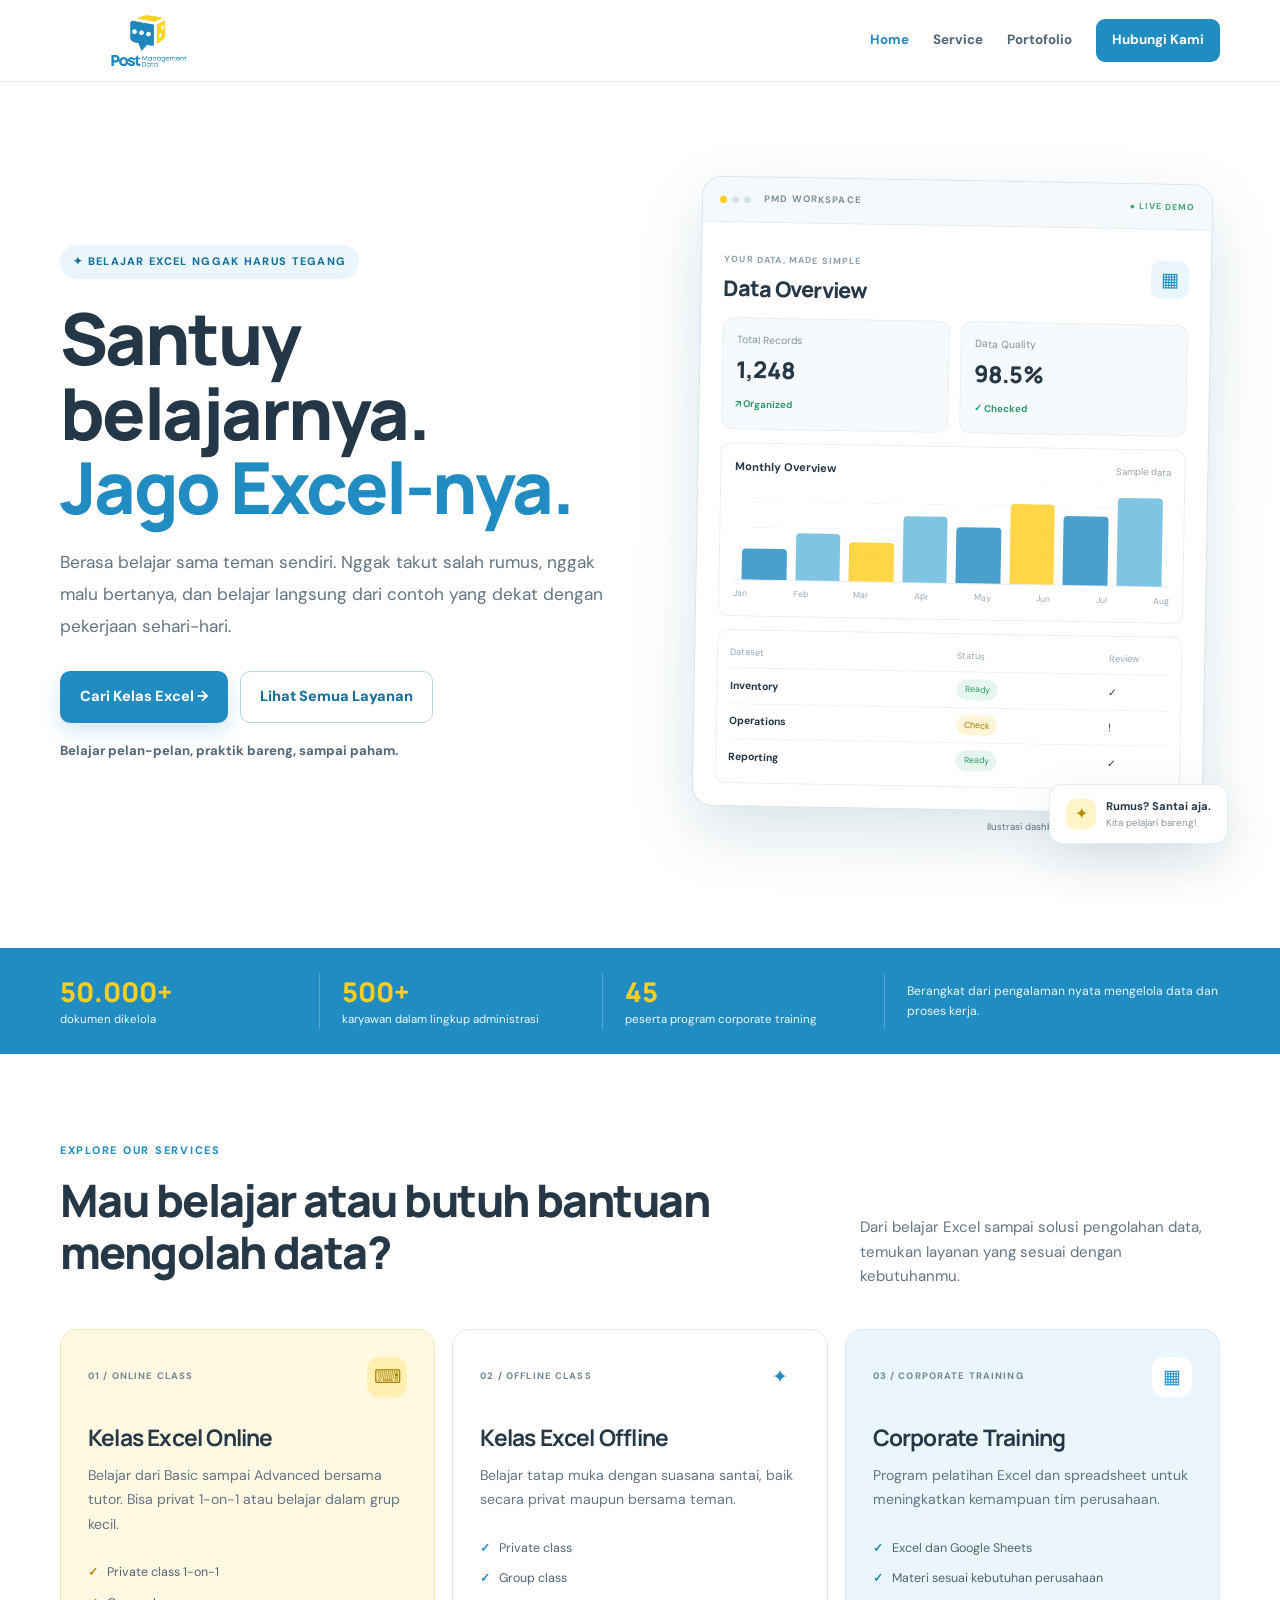
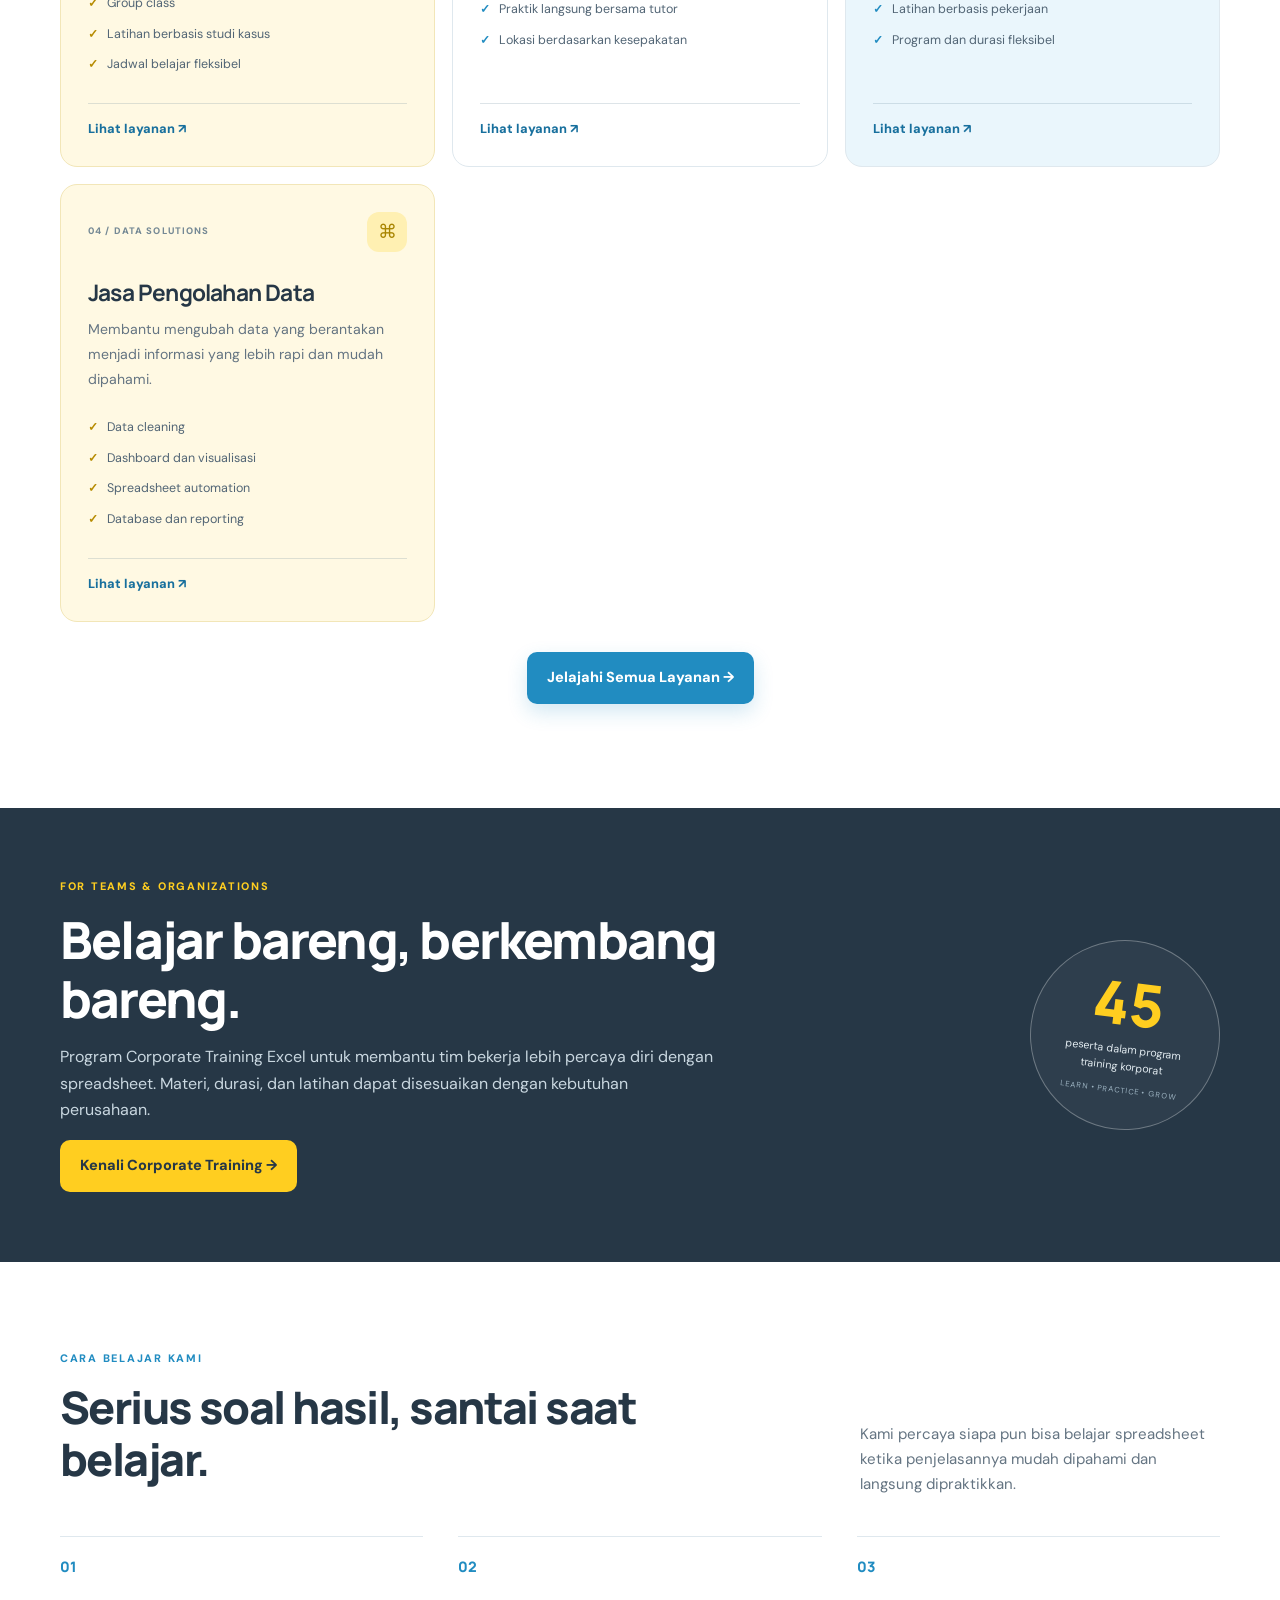
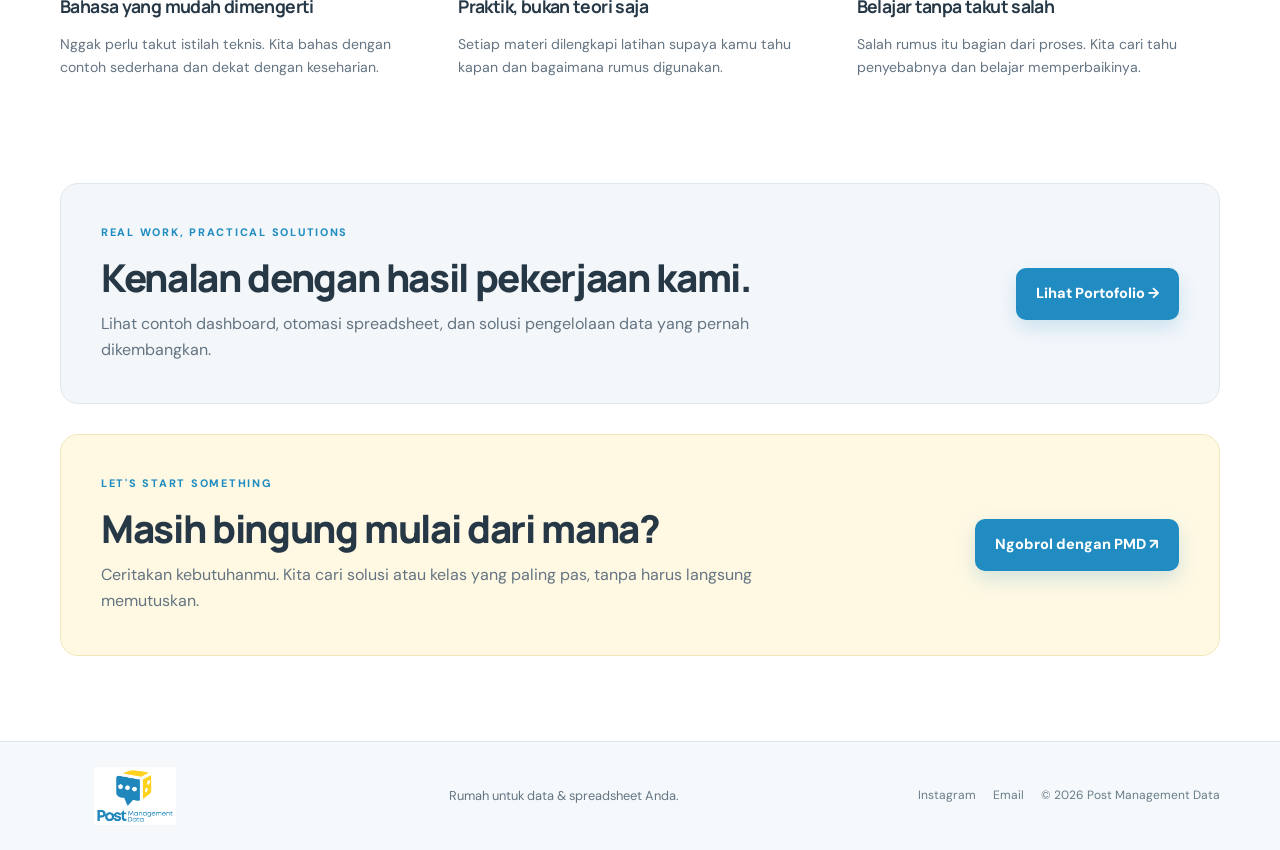
<file: index.html>
<!DOCTYPE html>
<html lang="id">
<head>
  <meta charset="UTF-8">
  <meta name="viewport" content="width=device-width, initial-scale=1.0">
  <meta name="theme-color" content="#218CC1">
  <meta name="description" content="Post Management Data: kelas Excel online dan offline, corporate training, serta jasa pengolahan data. Belajar santai, tanpa takut salah rumus.">
  <title>Post Management Data | Santuy Belajarnya, Jago Excel-nya</title>
  <link rel="icon" type="image/png" href="assets/img/logo-pmd.png">
  <link rel="stylesheet" href="assets/css/style.css">
  <script src="assets/js/main.js" defer></script>
</head>

<body>

<header class="site-header">
  <a class="brand brand-image" href="index.html" aria-label="Post Management Data Home">
    <img src="assets/img/logo-pmd.png" alt="Logo Post Management Data">
  </a>

  <button class="menu-toggle" aria-label="Buka menu" aria-expanded="false">☰</button>

  <nav class="site-nav">
    <a class="active" href="index.html">Home</a>
    <a href="services.html">Service</a>
    <a href="portfolio.html">Portofolio</a>
    <a class="nav-cta" href="contact.html">Hubungi Kami</a>
  </nav>
</header>

<main>

<!-- HERO -->
<section class="hero-home section-wrap">

  <div class="hero-copy-home">
    <span class="pill-blue">✦ BELAJAR EXCEL NGGAK HARUS TEGANG</span>

    <h1>
      Santuy belajarnya.<br>
      <span>Jago Excel-nya.</span>
    </h1>

    <p class="hero-subtitle">
      Berasa belajar sama teman sendiri. Nggak takut salah rumus,
      nggak malu bertanya, dan belajar langsung dari contoh yang
      dekat dengan pekerjaan sehari-hari.
    </p>

    <div class="button-row">
      <a class="button button-primary" href="services.html">
        Cari Kelas Excel →
      </a>

      <a class="button button-outline" href="services.html">
        Lihat Semua Layanan
      </a>
    </div>

    <p class="hero-note">
      Belajar pelan-pelan, praktik bareng, sampai paham.
    </p>
  </div>

  <!-- DASHBOARD HERO VISUAL -->
  <div class="hero-dashboard">
    <div class="dashboard-window">

      <div class="window-bar">
        <div class="window-dots">
          <i></i><i></i><i></i>
        </div>
        <span>PMD WORKSPACE</span>
        <span class="window-status">● LIVE DEMO</span>
      </div>

      <div class="dashboard-body">

        <div class="dash-heading">
          <div>
            <small>YOUR DATA, MADE SIMPLE</small>
            <h2>Data Overview</h2>
          </div>
          <span class="dash-icon">▦</span>
        </div>

        <div class="dash-kpis">
          <div class="dash-kpi">
            <small>Total Records</small>
            <strong>1,248</strong>
            <em>↗ Organized</em>
          </div>

          <div class="dash-kpi">
            <small>Data Quality</small>
            <strong>98.5%</strong>
            <em>✓ Checked</em>
          </div>
        </div>

        <div class="dash-chart">
          <div class="chart-title">
            <strong>Monthly Overview</strong>
            <span>Sample data</span>
          </div>

          <div class="chart-bars">
            <i style="height:34%"></i>
            <i style="height:52%"></i>
            <i style="height:43%"></i>
            <i style="height:72%"></i>
            <i style="height:61%"></i>
            <i style="height:88%"></i>
            <i style="height:76%"></i>
            <i style="height:96%"></i>
          </div>

          <div class="chart-months">
            <span>Jan</span><span>Feb</span><span>Mar</span>
            <span>Apr</span><span>May</span><span>Jun</span>
            <span>Jul</span><span>Aug</span>
          </div>
        </div>

        <div class="dash-table">
          <div>
            <span>Dataset</span>
            <span>Status</span>
            <span>Review</span>
          </div>

          <div>
            <b>Inventory</b>
            <label class="status-ready">Ready</label>
            <span>✓</span>
          </div>

          <div>
            <b>Operations</b>
            <label class="status-check">Check</label>
            <span>!</span>
          </div>

          <div>
            <b>Reporting</b>
            <label class="status-ready">Ready</label>
            <span>✓</span>
          </div>
        </div>

      </div>
    </div>

    <div class="floating-note">
      <span>✦</span>
      <div>
        <b>Rumus? Santai aja.</b>
        <small>Kita pelajari bareng!</small>
      </div>
    </div>

    <p class="dashboard-caption">
      Ilustrasi dashboard menggunakan data contoh.
    </p>
  </div>

</section>

<!-- EXPERIENCE / TRUST -->
<section class="proof-ribbon">
  <div class="section-wrap proof-grid">

    <div>
      <strong>50.000+</strong>
      <span>dokumen dikelola</span>
    </div>

    <div>
      <strong>500+</strong>
      <span>karyawan dalam lingkup administrasi</span>
    </div>

    <div>
      <strong>45</strong>
      <span>peserta program corporate training</span>
    </div>

    <p>
      Berangkat dari pengalaman nyata mengelola data dan proses kerja.
    </p>

  </div>
</section>

<!-- SERVICES PREVIEW -->
<section class="section-wrap section-pad services-home">

  <div class="section-heading-home">
    <div>
      <span class="section-kicker">EXPLORE OUR SERVICES</span>
      <h2>Mau belajar atau butuh bantuan mengolah data?</h2>
    </div>

    <p>
      Dari belajar Excel sampai solusi pengolahan data,
      temukan layanan yang sesuai dengan kebutuhanmu.
    </p>
  </div>

  <div class="service-home-grid">

    <!-- ONLINE CLASS -->
    <article class="service-home-card service-yellow">

      <div class="service-card-top">
        <span class="service-number">01 / ONLINE CLASS</span>
        <span class="service-symbol">⌨</span>
      </div>

      <h3>Kelas Excel Online</h3>

      <p>
        Belajar dari Basic sampai Advanced bersama tutor.
        Bisa privat 1-on-1 atau belajar dalam grup kecil.
      </p>

      <ul>
        <li>Private class 1-on-1</li>
        <li>Group class</li>
        <li>Latihan berbasis studi kasus</li>
        <li>Jadwal belajar fleksibel</li>
      </ul>

      <a href="services.html#kelas-online" class="service-arrow">
        Lihat layanan ↗
      </a>

    </article>

    <!-- OFFLINE CLASS -->
    <article class="service-home-card service-white">

      <div class="service-card-top">
        <span class="service-number">02 / OFFLINE CLASS</span>
        <span class="service-symbol">✦</span>
      </div>

      <h3>Kelas Excel Offline</h3>

      <p>
        Belajar tatap muka dengan suasana santai,
        baik secara privat maupun bersama teman.
      </p>

      <ul>
        <li>Private class</li>
        <li>Group class</li>
        <li>Praktik langsung bersama tutor</li>
        <li>Lokasi berdasarkan kesepakatan</li>
      </ul>

      <a href="services.html#kelas-offline" class="service-arrow">
        Lihat layanan ↗
      </a>

    </article>

    <!-- CORPORATE TRAINING -->
    <article class="service-home-card service-blue">

      <div class="service-card-top">
        <span class="service-number">03 / CORPORATE TRAINING</span>
        <span class="service-symbol">▦</span>
      </div>

      <h3>Corporate Training</h3>

      <p>
        Program pelatihan Excel dan spreadsheet
        untuk meningkatkan kemampuan tim perusahaan.
      </p>

      <ul>
        <li>Excel dan Google Sheets</li>
        <li>Materi sesuai kebutuhan perusahaan</li>
        <li>Latihan berbasis pekerjaan</li>
        <li>Program dan durasi fleksibel</li>
      </ul>

      <a href="services.html#corporate-training" class="service-arrow">
        Lihat layanan ↗
      </a>

    </article>

    <!-- DATA SERVICE -->
    <article class="service-home-card service-yellow">

      <div class="service-card-top">
        <span class="service-number">04 / DATA SOLUTIONS</span>
        <span class="service-symbol">⌘</span>
      </div>

      <h3>Jasa Pengolahan Data</h3>

      <p>
        Membantu mengubah data yang berantakan
        menjadi informasi yang lebih rapi dan mudah dipahami.
      </p>

      <ul>
        <li>Data cleaning</li>
        <li>Dashboard dan visualisasi</li>
        <li>Spreadsheet automation</li>
        <li>Database dan reporting</li>
      </ul>

      <a href="services.html#data-service" class="service-arrow">
        Lihat layanan ↗
      </a>

    </article>

  </div>

  <div class="button-row" style="justify-content:center;margin-top:30px">
    <a href="services.html" class="button button-primary">
      Jelajahi Semua Layanan →
    </a>
  </div>

</section>

<!-- CORPORATE TRAINING HIGHLIGHT -->
<section class="corporate-band" id="corporate-training">

  <div class="section-wrap corporate-inner">

    <div>
      <span class="section-kicker section-kicker-light">
        FOR TEAMS & ORGANIZATIONS
      </span>

      <h2>Belajar bareng, berkembang bareng.</h2>

      <p>
        Program Corporate Training Excel untuk membantu tim
        bekerja lebih percaya diri dengan spreadsheet.
        Materi, durasi, dan latihan dapat disesuaikan
        dengan kebutuhan perusahaan.
      </p>

      <a href="services.html#corporate-training" class="button button-light">
        Kenali Corporate Training →
      </a>
    </div>

    <div class="corporate-stamp">
      <strong>45</strong>
      <span>peserta dalam program training korporat</span>
      <i>LEARN • PRACTICE • GROW</i>
    </div>

  </div>

</section>

<!-- WHY PMD -->
<section class="section-wrap section-pad why-home">

  <div class="section-heading-home">
    <div>
      <span class="section-kicker">CARA BELAJAR KAMI</span>
      <h2>Serius soal hasil, santai saat belajar.</h2>
    </div>

    <p>
      Kami percaya siapa pun bisa belajar spreadsheet
      ketika penjelasannya mudah dipahami dan langsung dipraktikkan.
    </p>
  </div>

  <div class="why-grid">

    <article>
      <span>01</span>
      <h3>Bahasa yang mudah dimengerti</h3>
      <p>
        Nggak perlu takut istilah teknis.
        Kita bahas dengan contoh sederhana dan dekat dengan keseharian.
      </p>
    </article>

    <article>
      <span>02</span>
      <h3>Praktik, bukan teori saja</h3>
      <p>
        Setiap materi dilengkapi latihan supaya kamu tahu
        kapan dan bagaimana rumus digunakan.
      </p>
    </article>

    <article>
      <span>03</span>
      <h3>Belajar tanpa takut salah</h3>
      <p>
        Salah rumus itu bagian dari proses.
        Kita cari tahu penyebabnya dan belajar memperbaikinya.
      </p>
    </article>

  </div>

</section>

<!-- PORTFOLIO -->
<section class="section-wrap portfolio-teaser">

  <div>
    <span class="section-kicker">REAL WORK, PRACTICAL SOLUTIONS</span>

    <h2>Kenalan dengan hasil pekerjaan kami.</h2>

    <p>
      Lihat contoh dashboard, otomasi spreadsheet,
      dan solusi pengelolaan data yang pernah dikembangkan.
    </p>
  </div>

  <a class="button button-primary" href="portfolio.html">
    Lihat Portofolio →
  </a>

</section>

<!-- FINAL CTA -->
<section class="section-wrap final-cta">

  <div>
    <span class="section-kicker">LET'S START SOMETHING</span>

    <h2>Masih bingung mulai dari mana?</h2>

    <p>
      Ceritakan kebutuhanmu. Kita cari solusi atau kelas
      yang paling pas, tanpa harus langsung memutuskan.
    </p>
  </div>

  <a class="button button-primary"
     href="https://wa.me/628217997761"
     target="_blank"
     rel="noopener">
    Ngobrol dengan PMD ↗
  </a>

</section>

</main>

<!-- FOOTER -->
<footer class="site-footer">

  <div class="section-wrap footer-inner">

    <a class="footer-logo" href="index.html">
      <img src="assets/img/logo-pmd.png" alt="Post Management Data">
    </a>

    <p>Rumah untuk data & spreadsheet Anda.</p>

    <div class="footer-links">
      <a href="https://www.instagram.com/postmanagementdata/"
         target="_blank" rel="noopener">
        Instagram
      </a>

      <a href="mailto:postmanagementdata@gmail.com">
        Email
      </a>

      <span>
        © <span data-year></span> Post Management Data
      </span>
    </div>

  </div>

</footer>

</body>
</html>
</file>
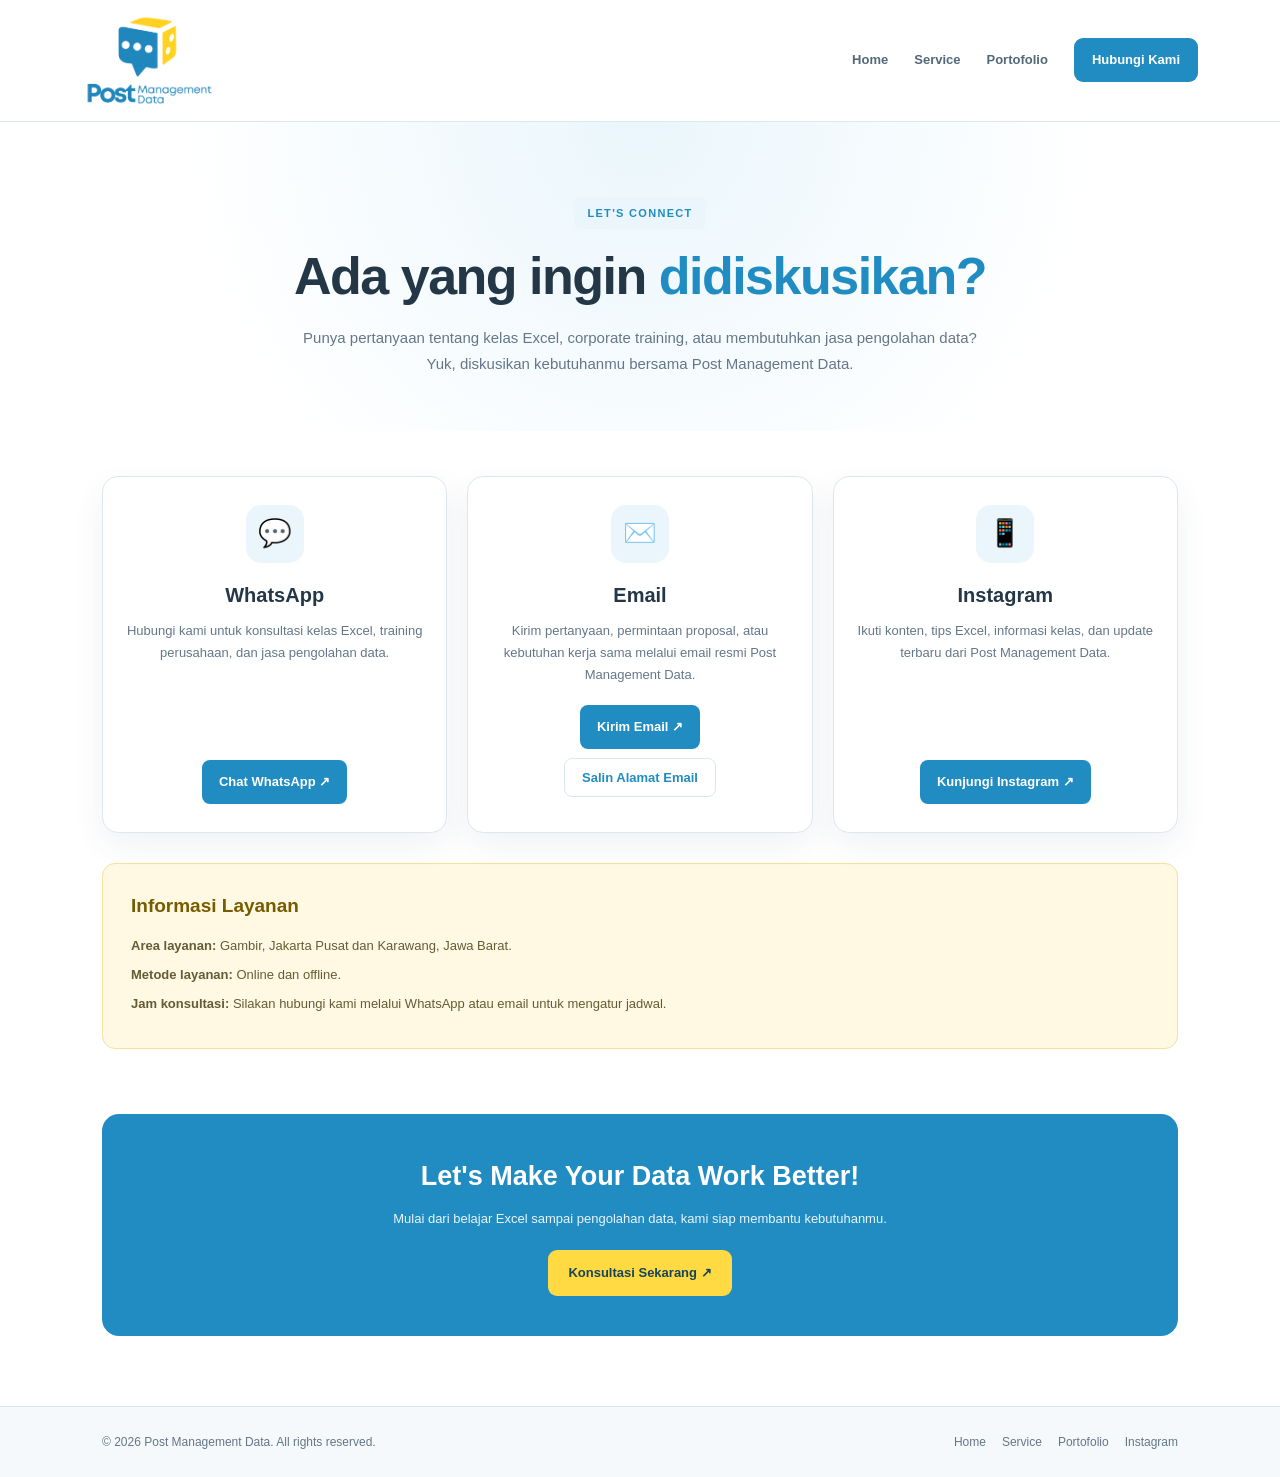
<file: contact.html>
<!DOCTYPE html>
<html lang="id">
<head>
<meta charset="UTF-8">
<meta name="viewport" content="width=device-width, initial-scale=1.0">
<meta name="description" content="Hubungi Post Management Data untuk kelas Excel, corporate training, dan jasa pengolahan data.">
<title>Hubungi Kami | Post Management Data</title>

<style>
:root{
  --ink:#243747;
  --muted:#647789;
  --line:#dce8ef;
  --blue:#218cc1;
  --blue-dark:#167bad;
  --blue-soft:#eaf6fc;
  --yellow:#ffda42;
  --soft:#f3f9fc;
  --shadow:0 12px 32px rgba(31,72,96,.07);
}
*{box-sizing:border-box}
body{
  margin:0;background:#fff;color:var(--ink);
  font-family:Arial,Helvetica,sans-serif;line-height:1.7
}
a{text-decoration:none;color:inherit}
.container{max-width:1120px;margin:auto;padding:0 22px}

/* NAVIGATION */
.nav{
  position:sticky;top:0;z-index:100;background:#fff;
  border-bottom:1px solid var(--line)
}
.nav-inner{
  max-width:1160px;margin:auto;padding:12px 22px;
  display:flex;align-items:center;gap:20px
}
.logo img{width:135px;height:auto;display:block}
.nav-links{margin-left:auto;display:flex;align-items:center;gap:26px}
.nav-links a{font-size:13px;font-weight:700;color:#536879}
.nav-links a:hover{color:var(--blue)}
.nav-links .contact-link{
  background:var(--blue);color:#fff;padding:11px 18px;border-radius:9px
}
.menu-btn{
  display:none;border:1px solid var(--line);background:#fff;
  border-radius:8px;padding:7px 11px;font-size:20px
}

/* HERO */
.hero{
  padding:75px 0 55px;text-align:center;
  background:radial-gradient(circle at 50% 0%,#eaf6fc 0,transparent 65%)
}
.eyebrow{
  display:inline-block;background:var(--blue-soft);color:var(--blue);
  padding:7px 13px;border-radius:7px;font-size:11px;
  font-weight:800;letter-spacing:1.3px
}
.hero h1{
  font-size:clamp(35px,5vw,52px);line-height:1.15;
  letter-spacing:-1.5px;margin:18px 0
}
.hero h1 span{color:var(--blue)}
.hero p{
  max-width:700px;margin:auto;color:var(--muted);font-size:15px
}

/* CONTACT CARDS */
.contact-section{padding:45px 0 65px}
.contact-grid{display:grid;grid-template-columns:repeat(3,1fr);gap:20px}
.contact-card{
  background:#fff;border:1px solid var(--line);
  border-radius:16px;padding:28px 23px;text-align:center;
  box-shadow:var(--shadow);display:flex;flex-direction:column;
  align-items:center
}
.contact-icon{
  width:58px;height:58px;display:grid;place-items:center;
  border-radius:15px;background:var(--blue-soft);
  font-size:27px;margin-bottom:15px
}
.contact-card h2{font-size:20px;margin:0 0 8px}
.contact-card p{
  color:var(--muted);font-size:13px;margin:0 0 19px;
  flex:1
}
.contact-button{
  display:inline-flex;align-items:center;justify-content:center;
  background:var(--blue);color:#fff;padding:11px 17px;
  border-radius:8px;font-size:13px;font-weight:750;
  border:0;cursor:pointer
}
.contact-button:hover{background:var(--blue-dark)}
.copy-button{
  margin-top:9px;background:#fff;color:var(--blue);
  border:1px solid var(--line)
}
.copy-button:hover{background:var(--blue-soft);color:var(--blue-dark)}

/* INFORMATION */
.info-box{
  margin-top:30px;padding:26px 28px;
  background:#fff9e4;border:1px solid #f3e2a0;
  border-radius:13px
}
.info-box h2{font-size:19px;color:#765b00;margin:0 0 12px}
.info-box p{font-size:13px;color:#665b36;margin:7px 0}

/* CTA */
.cta{padding:0 0 70px}
.cta-box{
  background:var(--blue);color:#fff;text-align:center;
  padding:40px 25px;border-radius:17px
}
.cta-box h2{font-size:27px;margin:0 0 8px}
.cta-box p{
  max-width:650px;margin:0 auto 20px;
  color:#e8f5fb;font-size:13px
}
.cta-button{
  display:inline-block;background:var(--yellow);
  color:#17445b;padding:12px 20px;border-radius:9px;
  font-size:13px;font-weight:800
}
.cta-button:hover{filter:brightness(.96)}

/* FOOTER */
footer{
  background:#f5f9fc;border-top:1px solid var(--line);
  padding:25px 0
}
.footer-inner{
  display:flex;justify-content:space-between;
  gap:15px;flex-wrap:wrap;font-size:12px;color:var(--muted)
}
.footer-links{display:flex;gap:16px;flex-wrap:wrap}
.footer-links a:hover{color:var(--blue)}

@media(max-width:760px){
  .contact-grid{grid-template-columns:1fr}
}
@media(max-width:620px){
  .nav-inner{flex-wrap:wrap}
  .menu-btn{display:block;margin-left:auto}
  .nav-links{
    display:none;order:3;width:100%;margin:0;
    flex-direction:column;align-items:stretch;gap:5px
  }
  .nav-links.open{display:flex}
  .nav-links a{padding:10px}
  .hero{padding:55px 0 40px}
  .contact-card{padding:25px 20px}
  .cta-box{padding:30px 20px}
}
</style>
</head>

<body>

<header class="nav">
  <div class="nav-inner">
    <a href="index.html" class="logo">
      <img src="assets/img/logo-pmd.png" alt="Post Management Data">
    </a>

    <button class="menu-btn" id="menuBtn" aria-label="Buka menu" aria-expanded="false">☰</button>

    <nav class="nav-links" id="navLinks">
      <a href="index.html">Home</a>
      <a href="services.html">Service</a>
      <a href="portfolio.html">Portofolio</a>
      <a href="contact.html" class="contact-link">Hubungi Kami</a>
    </nav>
  </div>
</header>

<main>

<section class="hero">
  <div class="container">
    <span class="eyebrow">LET'S CONNECT</span>
    <h1>Ada yang ingin <span>didiskusikan?</span></h1>
    <p>
      Punya pertanyaan tentang kelas Excel, corporate training,
      atau membutuhkan jasa pengolahan data?
      Yuk, diskusikan kebutuhanmu bersama Post Management Data.
    </p>
  </div>
</section>

<section class="contact-section">
<div class="container">

  <div class="contact-grid">

    <!-- WHATSAPP -->
    <article class="contact-card">
      <div class="contact-icon">💬</div>
      <h2>WhatsApp</h2>
      <p>
        Hubungi kami untuk konsultasi kelas Excel, training perusahaan,
        dan jasa pengolahan data.
      </p>
      <a class="contact-button"
         href="https://wa.me/628217997761?text=Halo%20Post%20Management%20Data%2C%20saya%20ingin%20bertanya%20mengenai%20layanan%20PMD."
         target="_blank" rel="noopener">
        Chat WhatsApp ↗
      </a>
    </article>

    <!-- EMAIL -->
    <article class="contact-card">
      <div class="contact-icon">✉️</div>
      <h2>Email</h2>
      <p>
        Kirim pertanyaan, permintaan proposal, atau kebutuhan kerja sama
        melalui email resmi Post Management Data.
      </p>
      <a class="contact-button"
         href="mailto:postmanagementdata@gmail.com?subject=Konsultasi%20Post%20Management%20Data">
        Kirim Email ↗
      </a>
      <button class="contact-button copy-button" id="copyEmail">
        Salin Alamat Email
      </button>
      <span id="copyMessage" style="font-size:11px;color:#15966b;margin-top:7px" aria-live="polite"></span>
    </article>

    <!-- INSTAGRAM -->
    <article class="contact-card">
      <div class="contact-icon">📱</div>
      <h2>Instagram</h2>
      <p>
        Ikuti konten, tips Excel, informasi kelas, dan update terbaru
        dari Post Management Data.
      </p>
      <a class="contact-button"
         href="https://www.instagram.com/postmanagementdata/"
         target="_blank" rel="noopener">
        Kunjungi Instagram ↗
      </a>
    </article>

  </div>

  <div class="info-box">
    <h2>Informasi Layanan</h2>
    <p><strong>Area layanan:</strong> Gambir, Jakarta Pusat dan Karawang, Jawa Barat.</p>
    <p><strong>Metode layanan:</strong> Online dan offline.</p>
    <p><strong>Jam konsultasi:</strong> Silakan hubungi kami melalui WhatsApp atau email untuk mengatur jadwal.</p>
  </div>

</div>
</section>

<section class="cta">
<div class="container">
  <div class="cta-box">
    <h2>Let's Make Your Data Work Better!</h2>
    <p>
      Mulai dari belajar Excel sampai pengolahan data,
      kami siap membantu kebutuhanmu.
    </p>
    <a class="cta-button"
       href="https://wa.me/628217997761?text=Halo%20PMD%2C%20saya%20ingin%20berkonsultasi."
       target="_blank" rel="noopener">
      Konsultasi Sekarang ↗
    </a>
  </div>
</div>
</section>

</main>

<footer>
<div class="container footer-inner">
  <span>© <span id="year"></span> Post Management Data. All rights reserved.</span>
  <div class="footer-links">
    <a href="index.html">Home</a>
    <a href="services.html">Service</a>
    <a href="portfolio.html">Portofolio</a>
    <a href="https://www.instagram.com/postmanagementdata/" target="_blank" rel="noopener">Instagram</a>
  </div>
</div>
</footer>

<script>
(function(){
  const menuBtn=document.getElementById("menuBtn");
  const navLinks=document.getElementById("navLinks");

  menuBtn.addEventListener("click",function(){
    const open=navLinks.classList.toggle("open");
    menuBtn.setAttribute("aria-expanded",String(open));
    menuBtn.textContent=open?"✕":"☰";
  });

  navLinks.querySelectorAll("a").forEach(function(link){
    link.addEventListener("click",function(){
      navLinks.classList.remove("open");
      menuBtn.setAttribute("aria-expanded","false");
      menuBtn.textContent="☰";
    });
  });

  const copyButton=document.getElementById("copyEmail");
  const copyMessage=document.getElementById("copyMessage");

  copyButton.addEventListener("click",async function(){
    const email="postmanagementdata@gmail.com";
    try{
      await navigator.clipboard.writeText(email);
      copyMessage.textContent="Email berhasil disalin!";
    }catch(error){
      copyMessage.textContent="Silakan salin email: "+email;
    }
  });

  document.getElementById("year").textContent=new Date().getFullYear();
})();
</script>

</body>
</html>
</file>
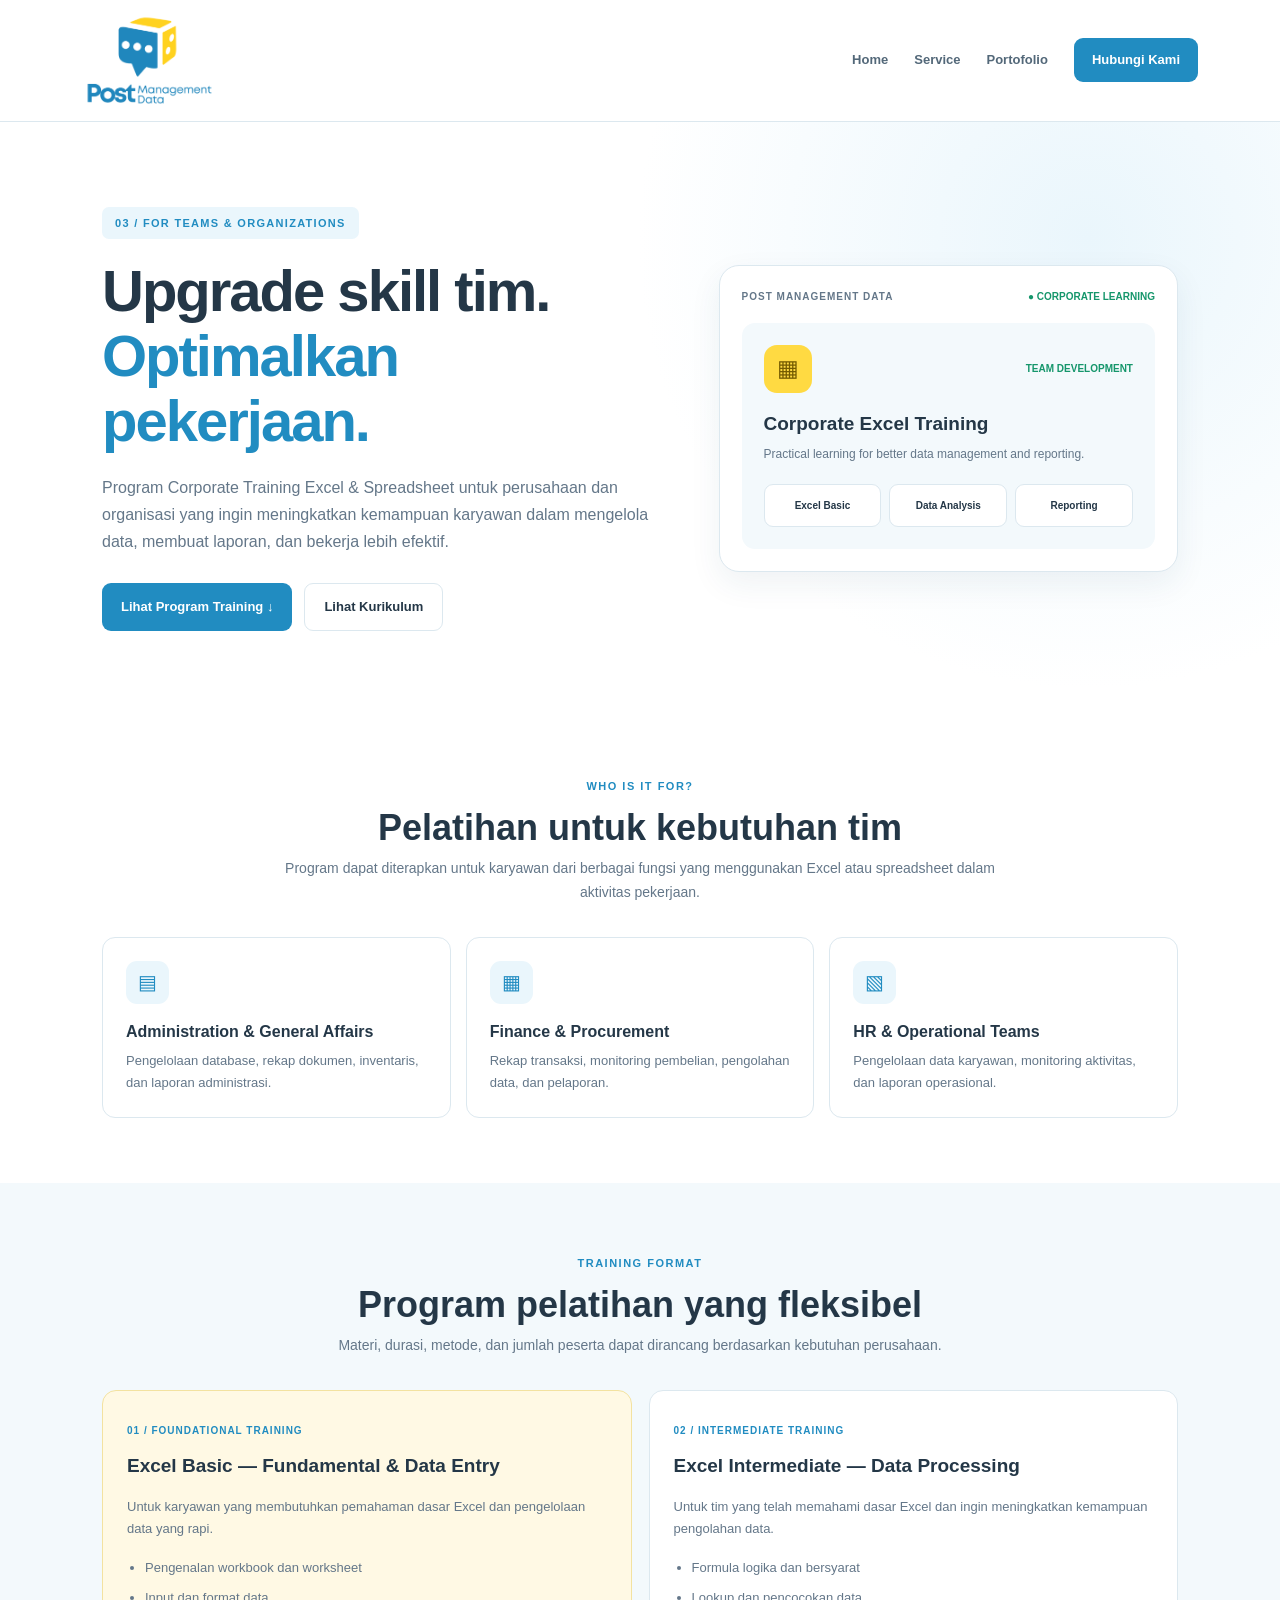
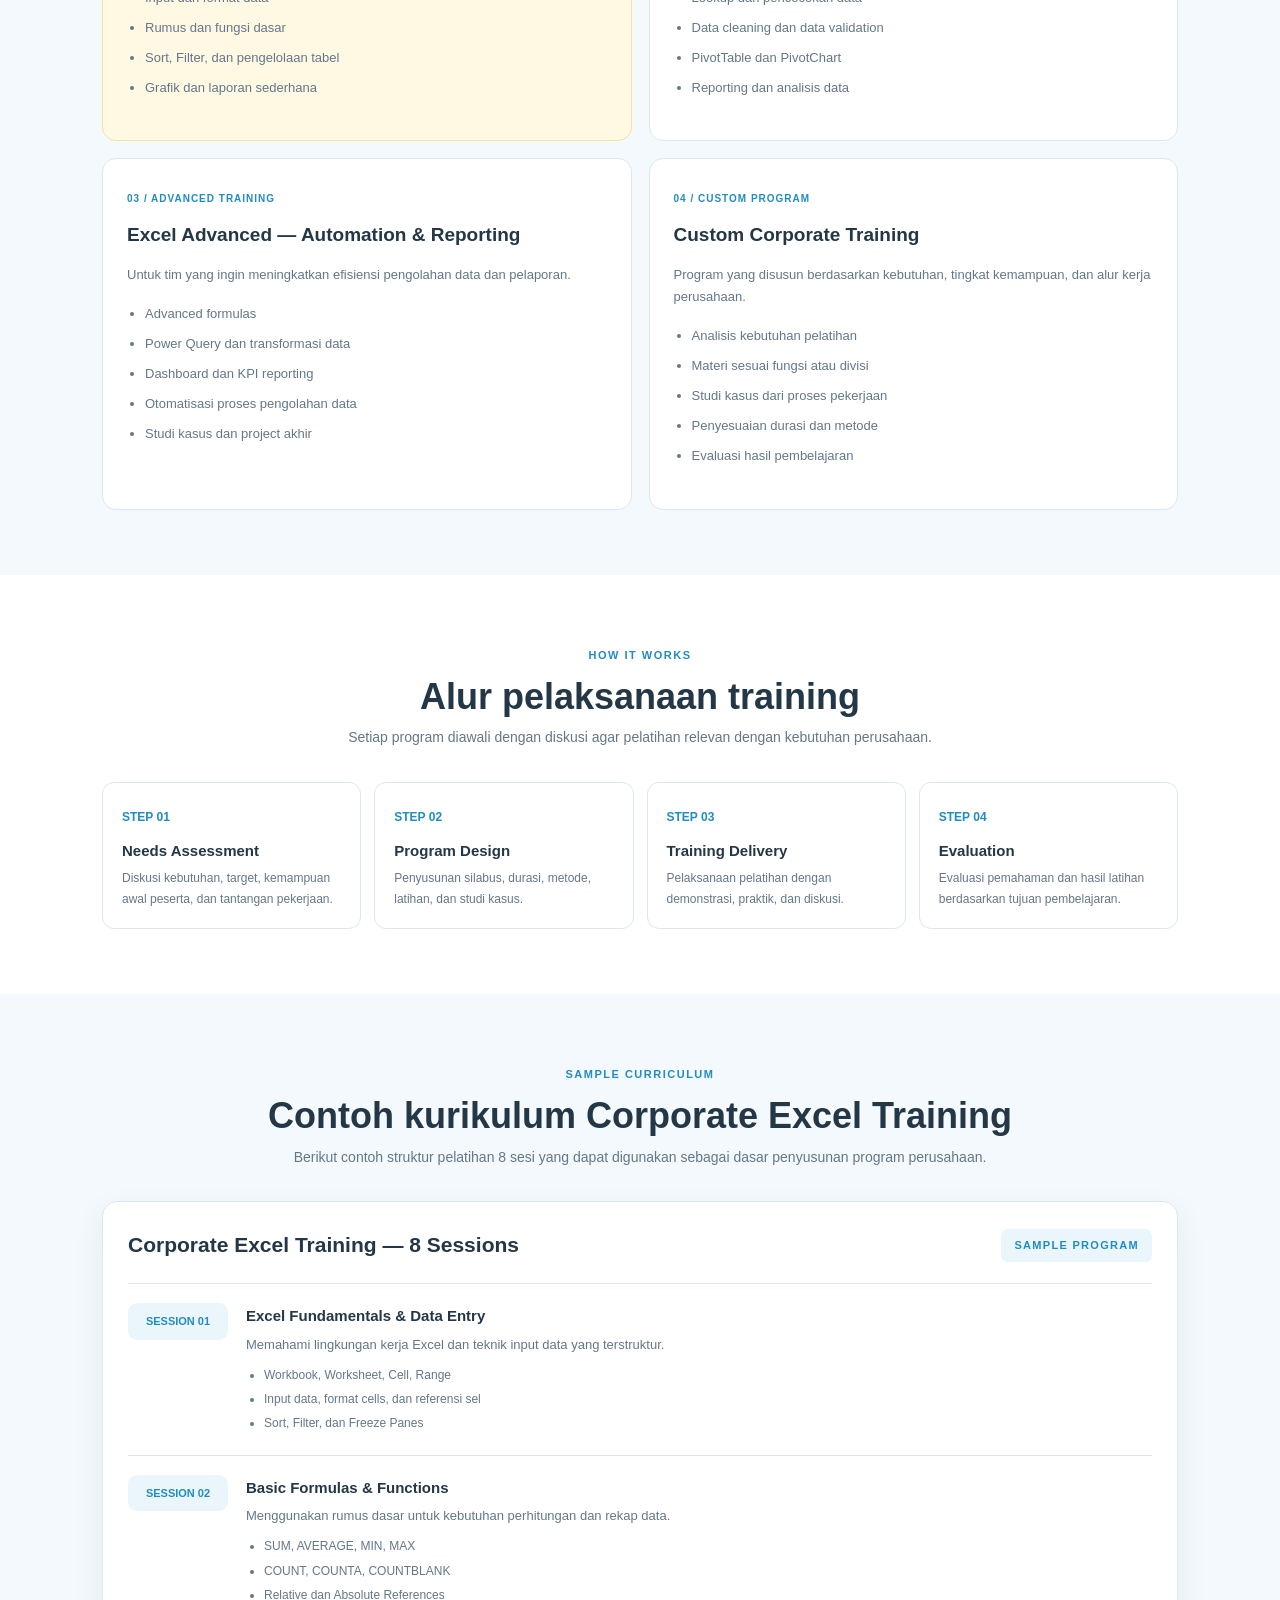
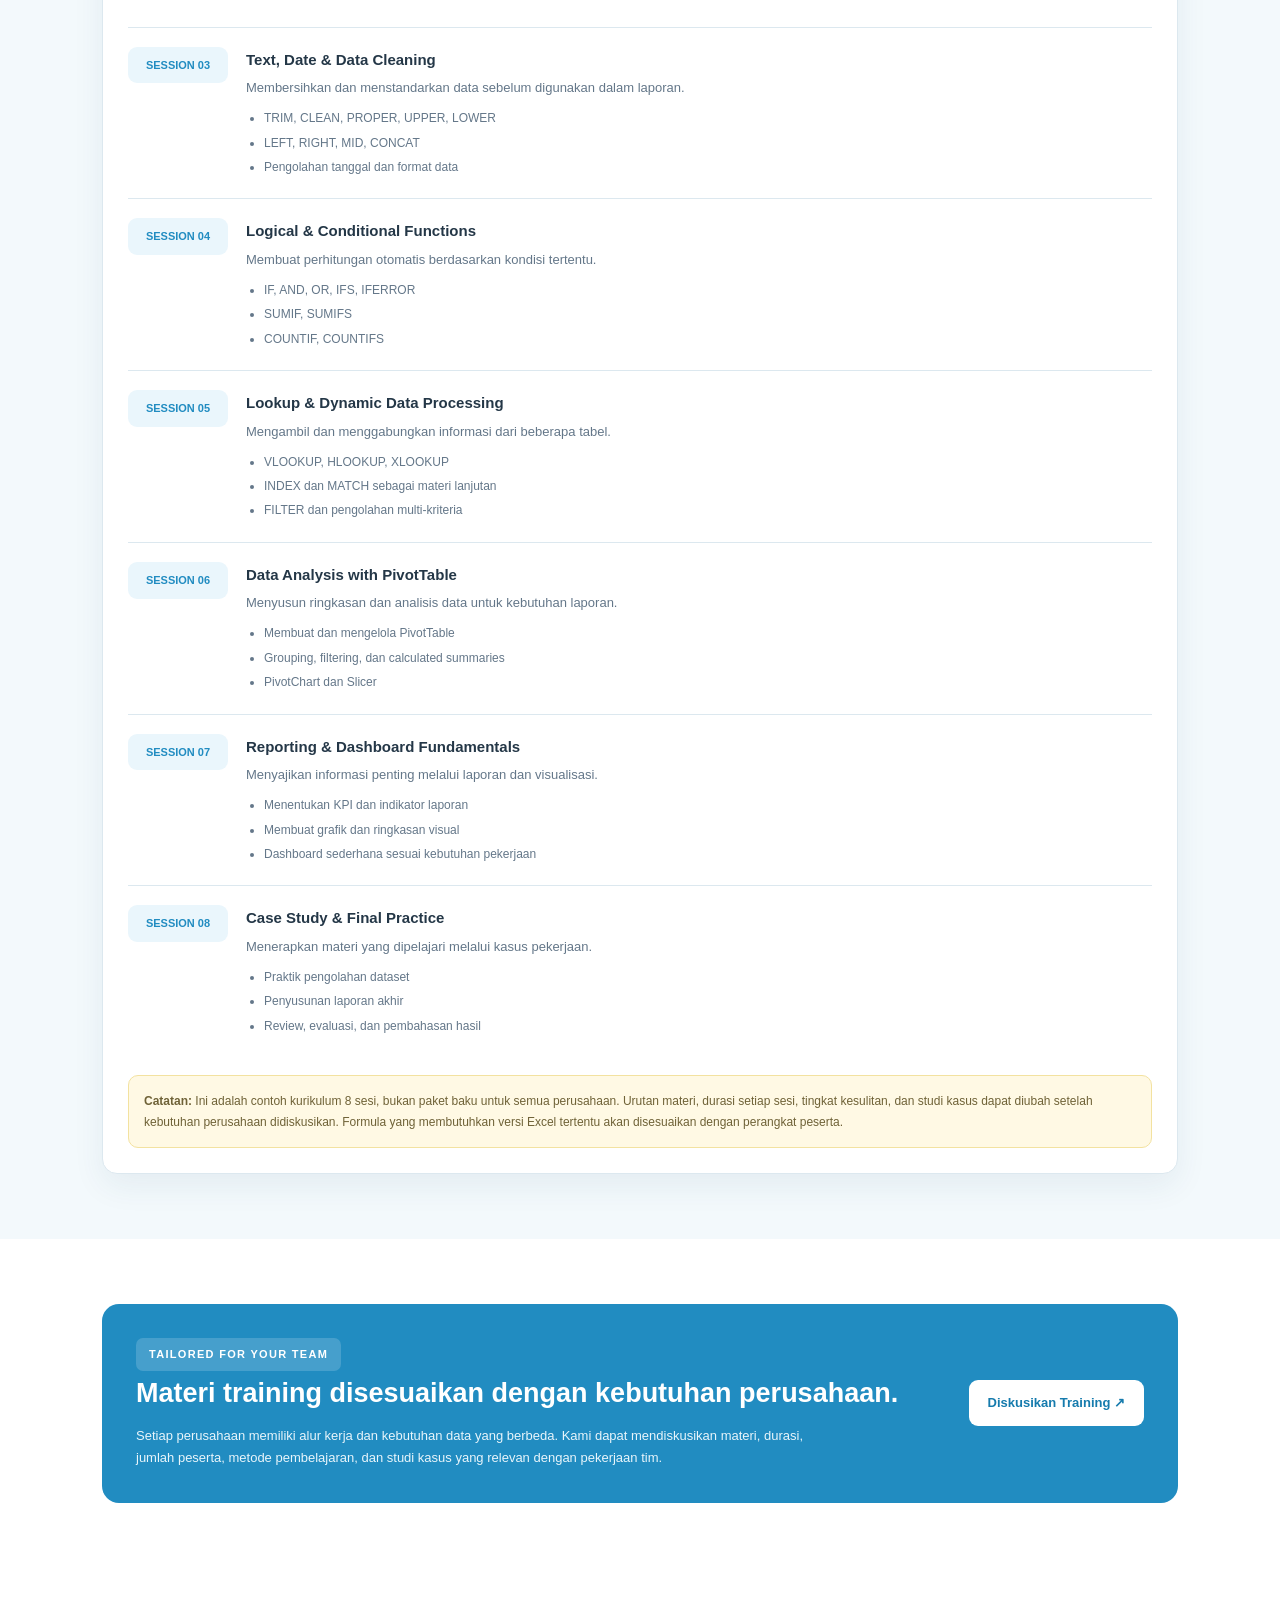
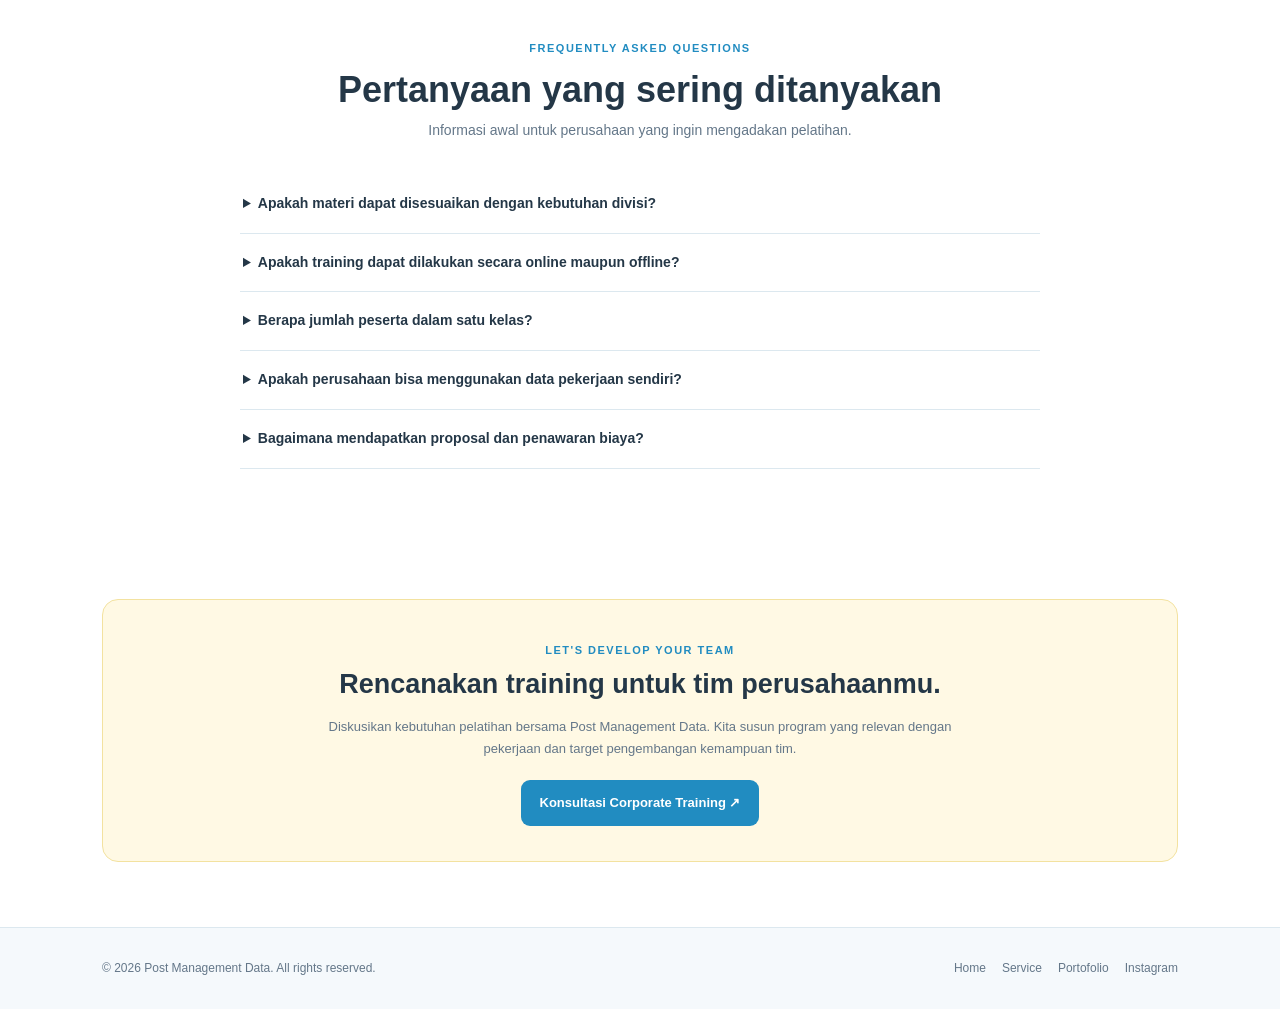
<file: corporate-training.html>
<!DOCTYPE html>
<html lang="id">
<head>
<meta charset="UTF-8">
<meta name="viewport" content="width=device-width, initial-scale=1.0">
<meta name="description" content="Corporate Excel dan Spreadsheet Training dari Post Management Data. Pelatihan Excel untuk perusahaan dengan materi dan studi kasus sesuai kebutuhan tim.">
<title>Corporate Training | Post Management Data</title>

<style>
:root{
  --bg:#fff;
  --soft:#f3f9fc;
  --ink:#243747;
  --muted:#647789;
  --line:#dce8ef;
  --blue:#218cc1;
  --blue-dark:#167bad;
  --blue-soft:#eaf6fc;
  --yellow:#ffda42;
  --shadow:0 12px 32px rgba(31,72,96,.07);
}
*{box-sizing:border-box}
html{scroll-behavior:smooth;scroll-padding-top:90px}
body{
  margin:0;background:var(--bg);color:var(--ink);
  font-family:Arial,Helvetica,sans-serif;line-height:1.7
}
a{text-decoration:none;color:inherit}
button{font:inherit;cursor:pointer}
.container{max-width:1120px;margin:auto;padding:0 22px}

/* NAVIGATION */
.nav{
  position:sticky;top:0;z-index:100;background:#fff;
  border-bottom:1px solid var(--line)
}
.nav-inner{
  max-width:1160px;margin:auto;padding:12px 22px;
  display:flex;align-items:center;gap:20px
}
.logo img{width:135px;height:auto;object-fit:contain;display:block}
.nav-links{margin-left:auto;display:flex;align-items:center;gap:26px}
.nav-links a{font-size:13px;font-weight:700;color:#536879}
.nav-links a:hover{color:var(--blue)}
.nav-links .contact-link{background:var(--blue);color:#fff;padding:11px 18px;border-radius:9px}
.menu-btn{
  display:none;border:1px solid var(--line);background:#fff;
  border-radius:8px;padding:7px 11px;font-size:20px
}

/* HERO */
.hero{
  padding:85px 0 75px;
  background:radial-gradient(circle at 85% 20%,#eaf6fc 0,transparent 38%)
}
.hero-grid{
  display:grid;grid-template-columns:1.1fr .9fr;
  gap:55px;align-items:center
}
.eyebrow{
  display:inline-block;background:var(--blue-soft);
  color:var(--blue);padding:7px 13px;border-radius:7px;
  font-size:11px;font-weight:800;letter-spacing:1.3px
}
.hero h1{
  font-size:clamp(38px,5vw,58px);line-height:1.12;
  letter-spacing:-2px;margin:20px 0
}
.hero h1 span{color:var(--blue)}
.hero p{color:var(--muted);font-size:16px;max-width:560px}
.hero-buttons{display:flex;gap:12px;flex-wrap:wrap;margin-top:27px}
.btn{
  display:inline-flex;align-items:center;justify-content:center;
  padding:12px 19px;border-radius:9px;font-size:13px;font-weight:750;
  transition:.2s
}
.btn-primary{background:var(--blue);color:#fff}
.btn-primary:hover{background:var(--blue-dark);transform:translateY(-2px)}
.btn-outline{border:1px solid var(--line);color:var(--ink);background:#fff}
.hero-visual{
  background:#fff;border:1px solid var(--line);border-radius:20px;
  padding:22px;box-shadow:var(--shadow)
}
.visual-top{display:flex;justify-content:space-between;align-items:center}
.visual-label{font-size:10px;font-weight:800;letter-spacing:1px;color:var(--muted)}
.live{font-size:10px;color:#15966b;font-weight:800}
.screen{
  margin-top:18px;background:var(--soft);border-radius:13px;padding:22px
}
.screen-head{display:flex;align-items:center;justify-content:space-between}
.screen-icon{
  width:48px;height:48px;background:var(--yellow);color:#745b00;
  border-radius:13px;display:grid;place-items:center;font-size:23px
}
.screen h3{font-size:19px;margin:15px 0 4px}
.screen p{font-size:12px;margin:0;color:var(--muted)}
.team-list{display:grid;grid-template-columns:repeat(3,1fr);gap:8px;margin-top:20px}
.team-item{
  background:#fff;border:1px solid var(--line);border-radius:9px;
  padding:12px 5px;text-align:center;font-size:10px;font-weight:700
}

/* GENERAL */
section{padding:65px 0}
.section-head{text-align:center;margin-bottom:32px}
.kicker{font-size:11px;font-weight:800;color:var(--blue);letter-spacing:1.5px}
.section-head h2{font-size:clamp(26px,4vw,36px);line-height:1.2;margin:8px 0}
.section-head p{max-width:720px;margin:0 auto;color:var(--muted);font-size:14px}
.soft-section{background:var(--soft)}

/* AUDIENCE */
.audience-grid{display:grid;grid-template-columns:repeat(3,1fr);gap:15px}
.audience-card{
  border:1px solid var(--line);border-radius:13px;padding:23px;background:#fff
}
.audience-icon{
  width:43px;height:43px;background:var(--blue-soft);color:var(--blue);
  border-radius:11px;display:grid;place-items:center;font-size:20px
}
.audience-card h3{font-size:16px;margin:14px 0 5px}
.audience-card p{font-size:13px;color:var(--muted);margin:0}

/* PROGRAM */
.program-grid{display:grid;grid-template-columns:repeat(2,1fr);gap:17px}
.program-card{
  background:#fff;border:1px solid var(--line);border-radius:14px;padding:24px
}
.program-card.yellow{background:#fff9e4;border-color:#f3e2a0}
.program-card h3{font-size:19px;margin:8px 0}
.program-card p{font-size:13px;color:var(--muted)}
.program-card ul{padding-left:18px;color:var(--muted);font-size:13px}
.program-card li{padding:4px 0}
.program-label{font-size:10px;font-weight:800;color:var(--blue);letter-spacing:1px}

/* TRAINING PROCESS */
.process-grid{display:grid;grid-template-columns:repeat(4,1fr);gap:13px}
.process-card{
  border:1px solid var(--line);background:#fff;border-radius:12px;padding:19px
}
.process-number{font-size:12px;font-weight:800;color:var(--blue)}
.process-card h3{font-size:15px;margin:9px 0 5px}
.process-card p{font-size:12px;color:var(--muted);margin:0}

/* CURRICULUM */
.curriculum{
  background:#fff;border:1px solid var(--line);border-radius:15px;
  padding:25px;box-shadow:var(--shadow)
}
.curriculum-head{
  display:flex;justify-content:space-between;align-items:center;
  gap:15px;flex-wrap:wrap;margin-bottom:20px
}
.curriculum-head h3{margin:0;font-size:21px}
.session{
  display:grid;grid-template-columns:100px 1fr;gap:18px;
  padding:19px 0;border-top:1px solid var(--line)
}
.session-tag{
  background:var(--blue-soft);color:var(--blue);border-radius:9px;
  padding:9px 10px;text-align:center;font-size:11px;font-weight:800;
  align-self:start
}
.session h4{margin:0 0 5px;font-size:15px}
.session p{margin:0;color:var(--muted);font-size:13px}
.session ul{margin:7px 0 0;padding-left:18px;color:var(--muted);font-size:12px}
.session li{padding:2px 0}
.curriculum-note{
  background:#fff9e4;border:1px solid #f3e2a0;border-radius:10px;
  padding:15px;font-size:12px;color:#6f6237;margin-top:18px
}

/* CUSTOM */
.custom-box{
  background:var(--blue);color:#fff;border-radius:17px;
  padding:34px;display:grid;grid-template-columns:1fr auto;
  gap:20px;align-items:center
}
.custom-box h2{font-size:27px;margin:0 0 8px}
.custom-box p{font-size:13px;color:#e8f5fb;margin:0;max-width:680px}
.custom-box .btn{background:#fff;color:var(--blue-dark);white-space:nowrap}

/* FAQ & CTA */
.faq-list{max-width:800px;margin:auto}
details{border-bottom:1px solid var(--line);padding:17px 3px}
summary{cursor:pointer;font-size:14px;font-weight:750}
details p{font-size:13px;color:var(--muted);margin-bottom:0}
.final-cta{
  background:#fff9e4;border:1px solid #f3e2a0;
  border-radius:16px;padding:35px;text-align:center
}
.final-cta h2{font-size:27px;margin:0 0 8px}
.final-cta p{font-size:13px;color:var(--muted);max-width:650px;margin:0 auto 20px}

/* FOOTER */
footer{background:#f5f9fc;border-top:1px solid var(--line);padding:30px 0}
.footer-inner{
  display:flex;justify-content:space-between;gap:15px;flex-wrap:wrap;
  font-size:12px;color:var(--muted)
}
.footer-links{display:flex;gap:16px;flex-wrap:wrap}
.footer-links a:hover{color:var(--blue)}

@media(max-width:800px){
  .hero-grid{grid-template-columns:1fr;gap:30px}
  .audience-grid{grid-template-columns:1fr}
  .process-grid{grid-template-columns:repeat(2,1fr)}
  .custom-box{grid-template-columns:1fr}
}
@media(max-width:620px){
  .nav-inner{flex-wrap:wrap}
  .menu-btn{display:block;margin-left:auto}
  .nav-links{
    display:none;order:3;width:100%;margin:0;
    flex-direction:column;align-items:stretch;gap:5px
  }
  .nav-links.open{display:flex}
  .nav-links a{padding:10px}
  .hero{padding:55px 0}
  .program-grid{grid-template-columns:1fr}
  .process-grid{grid-template-columns:1fr}
  .session{grid-template-columns:1fr;gap:9px}
  .session-tag{justify-self:start}
  .custom-box{padding:25px}
}
</style>
</head>

<body>

<header class="nav">
  <div class="nav-inner">
    <a href="index.html" class="logo">
      <img src="assets/img/logo-pmd.png" alt="Post Management Data">
    </a>
    <button class="menu-btn" id="menuBtn" aria-label="Buka menu" aria-expanded="false">☰</button>
    <nav class="nav-links" id="navLinks">
      <a href="index.html">Home</a>
      <a href="services.html">Service</a>
      <a href="portfolio.html">Portofolio</a>
      <a href="contact.html" class="contact-link">Hubungi Kami</a>
    </nav>
  </div>
</header>

<main>

<!-- HERO -->
<section class="hero">
<div class="container hero-grid">
  <div>
    <span class="eyebrow">03 / FOR TEAMS &amp; ORGANIZATIONS</span>
    <h1>Upgrade skill tim. <span>Optimalkan pekerjaan.</span></h1>
    <p>
      Program Corporate Training Excel &amp; Spreadsheet untuk perusahaan
      dan organisasi yang ingin meningkatkan kemampuan karyawan dalam
      mengelola data, membuat laporan, dan bekerja lebih efektif.
    </p>
    <div class="hero-buttons">
      <a class="btn btn-primary" href="#program">Lihat Program Training ↓</a>
      <a class="btn btn-outline" href="#kurikulum">Lihat Kurikulum</a>
    </div>
  </div>

  <div class="hero-visual">
    <div class="visual-top">
      <span class="visual-label">POST MANAGEMENT DATA</span>
      <span class="live">● CORPORATE LEARNING</span>
    </div>
    <div class="screen">
      <div class="screen-head">
        <div class="screen-icon">▦</div>
        <span style="font-size:10px;font-weight:800;color:#15966b">TEAM DEVELOPMENT</span>
      </div>
      <h3>Corporate Excel Training</h3>
      <p>Practical learning for better data management and reporting.</p>
      <div class="team-list">
        <div class="team-item">Excel Basic</div>
        <div class="team-item">Data Analysis</div>
        <div class="team-item">Reporting</div>
      </div>
    </div>
  </div>
</div>
</section>

<!-- AUDIENCE -->
<section>
<div class="container">
  <div class="section-head">
    <span class="kicker">WHO IS IT FOR?</span>
    <h2>Pelatihan untuk kebutuhan tim</h2>
    <p>
      Program dapat diterapkan untuk karyawan dari berbagai fungsi
      yang menggunakan Excel atau spreadsheet dalam aktivitas pekerjaan.
    </p>
  </div>
  <div class="audience-grid">
    <article class="audience-card">
      <div class="audience-icon">▤</div>
      <h3>Administration &amp; General Affairs</h3>
      <p>Pengelolaan database, rekap dokumen, inventaris, dan laporan administrasi.</p>
    </article>
    <article class="audience-card">
      <div class="audience-icon">▦</div>
      <h3>Finance &amp; Procurement</h3>
      <p>Rekap transaksi, monitoring pembelian, pengolahan data, dan pelaporan.</p>
    </article>
    <article class="audience-card">
      <div class="audience-icon">▧</div>
      <h3>HR &amp; Operational Teams</h3>
      <p>Pengelolaan data karyawan, monitoring aktivitas, dan laporan operasional.</p>
    </article>
  </div>
</div>
</section>

<!-- PROGRAM -->
<section class="soft-section" id="program">
<div class="container">
  <div class="section-head">
    <span class="kicker">TRAINING FORMAT</span>
    <h2>Program pelatihan yang fleksibel</h2>
    <p>
      Materi, durasi, metode, dan jumlah peserta dapat dirancang
      berdasarkan kebutuhan perusahaan.
    </p>
  </div>

  <div class="program-grid">
    <article class="program-card yellow">
      <span class="program-label">01 / FOUNDATIONAL TRAINING</span>
      <h3>Excel Basic — Fundamental &amp; Data Entry</h3>
      <p>Untuk karyawan yang membutuhkan pemahaman dasar Excel dan pengelolaan data yang rapi.</p>
      <ul>
        <li>Pengenalan workbook dan worksheet</li>
        <li>Input dan format data</li>
        <li>Rumus dan fungsi dasar</li>
        <li>Sort, Filter, dan pengelolaan tabel</li>
        <li>Grafik dan laporan sederhana</li>
      </ul>
    </article>

    <article class="program-card">
      <span class="program-label">02 / INTERMEDIATE TRAINING</span>
      <h3>Excel Intermediate — Data Processing</h3>
      <p>Untuk tim yang telah memahami dasar Excel dan ingin meningkatkan kemampuan pengolahan data.</p>
      <ul>
        <li>Formula logika dan bersyarat</li>
        <li>Lookup dan pencocokan data</li>
        <li>Data cleaning dan data validation</li>
        <li>PivotTable dan PivotChart</li>
        <li>Reporting dan analisis data</li>
      </ul>
    </article>

    <article class="program-card">
      <span class="program-label">03 / ADVANCED TRAINING</span>
      <h3>Excel Advanced — Automation &amp; Reporting</h3>
      <p>Untuk tim yang ingin meningkatkan efisiensi pengolahan data dan pelaporan.</p>
      <ul>
        <li>Advanced formulas</li>
        <li>Power Query dan transformasi data</li>
        <li>Dashboard dan KPI reporting</li>
        <li>Otomatisasi proses pengolahan data</li>
        <li>Studi kasus dan project akhir</li>
      </ul>
    </article>

    <article class="program-card">
      <span class="program-label">04 / CUSTOM PROGRAM</span>
      <h3>Custom Corporate Training</h3>
      <p>Program yang disusun berdasarkan kebutuhan, tingkat kemampuan, dan alur kerja perusahaan.</p>
      <ul>
        <li>Analisis kebutuhan pelatihan</li>
        <li>Materi sesuai fungsi atau divisi</li>
        <li>Studi kasus dari proses pekerjaan</li>
        <li>Penyesuaian durasi dan metode</li>
        <li>Evaluasi hasil pembelajaran</li>
      </ul>
    </article>
  </div>
</div>
</section>

<!-- PROCESS -->
<section id="proses">
<div class="container">
  <div class="section-head">
    <span class="kicker">HOW IT WORKS</span>
    <h2>Alur pelaksanaan training</h2>
    <p>
      Setiap program diawali dengan diskusi agar pelatihan
      relevan dengan kebutuhan perusahaan.
    </p>
  </div>
  <div class="process-grid">
    <article class="process-card">
      <span class="process-number">STEP 01</span>
      <h3>Needs Assessment</h3>
      <p>Diskusi kebutuhan, target, kemampuan awal peserta, dan tantangan pekerjaan.</p>
    </article>
    <article class="process-card">
      <span class="process-number">STEP 02</span>
      <h3>Program Design</h3>
      <p>Penyusunan silabus, durasi, metode, latihan, dan studi kasus.</p>
    </article>
    <article class="process-card">
      <span class="process-number">STEP 03</span>
      <h3>Training Delivery</h3>
      <p>Pelaksanaan pelatihan dengan demonstrasi, praktik, dan diskusi.</p>
    </article>
    <article class="process-card">
      <span class="process-number">STEP 04</span>
      <h3>Evaluation</h3>
      <p>Evaluasi pemahaman dan hasil latihan berdasarkan tujuan pembelajaran.</p>
    </article>
  </div>
</div>
</section>

<!-- CURRICULUM -->
<section class="soft-section" id="kurikulum">
<div class="container">
  <div class="section-head">
    <span class="kicker">SAMPLE CURRICULUM</span>
    <h2>Contoh kurikulum Corporate Excel Training</h2>
    <p>
      Berikut contoh struktur pelatihan 8 sesi yang dapat digunakan
      sebagai dasar penyusunan program perusahaan.
    </p>
  </div>

  <div class="curriculum">
    <div class="curriculum-head">
      <h3>Corporate Excel Training — 8 Sessions</h3>
      <span class="eyebrow">SAMPLE PROGRAM</span>
    </div>

    <article class="session">
      <div class="session-tag">SESSION 01</div>
      <div>
        <h4>Excel Fundamentals &amp; Data Entry</h4>
        <p>Memahami lingkungan kerja Excel dan teknik input data yang terstruktur.</p>
        <ul>
          <li>Workbook, Worksheet, Cell, Range</li>
          <li>Input data, format cells, dan referensi sel</li>
          <li>Sort, Filter, dan Freeze Panes</li>
        </ul>
      </div>
    </article>

    <article class="session">
      <div class="session-tag">SESSION 02</div>
      <div>
        <h4>Basic Formulas &amp; Functions</h4>
        <p>Menggunakan rumus dasar untuk kebutuhan perhitungan dan rekap data.</p>
        <ul>
          <li>SUM, AVERAGE, MIN, MAX</li>
          <li>COUNT, COUNTA, COUNTBLANK</li>
          <li>Relative dan Absolute References</li>
        </ul>
      </div>
    </article>

    <article class="session">
      <div class="session-tag">SESSION 03</div>
      <div>
        <h4>Text, Date &amp; Data Cleaning</h4>
        <p>Membersihkan dan menstandarkan data sebelum digunakan dalam laporan.</p>
        <ul>
          <li>TRIM, CLEAN, PROPER, UPPER, LOWER</li>
          <li>LEFT, RIGHT, MID, CONCAT</li>
          <li>Pengolahan tanggal dan format data</li>
        </ul>
      </div>
    </article>

    <article class="session">
      <div class="session-tag">SESSION 04</div>
      <div>
        <h4>Logical &amp; Conditional Functions</h4>
        <p>Membuat perhitungan otomatis berdasarkan kondisi tertentu.</p>
        <ul>
          <li>IF, AND, OR, IFS, IFERROR</li>
          <li>SUMIF, SUMIFS</li>
          <li>COUNTIF, COUNTIFS</li>
        </ul>
      </div>
    </article>

    <article class="session">
      <div class="session-tag">SESSION 05</div>
      <div>
        <h4>Lookup &amp; Dynamic Data Processing</h4>
        <p>Mengambil dan menggabungkan informasi dari beberapa tabel.</p>
        <ul>
          <li>VLOOKUP, HLOOKUP, XLOOKUP</li>
          <li>INDEX dan MATCH sebagai materi lanjutan</li>
          <li>FILTER dan pengolahan multi-kriteria</li>
        </ul>
      </div>
    </article>

    <article class="session">
      <div class="session-tag">SESSION 06</div>
      <div>
        <h4>Data Analysis with PivotTable</h4>
        <p>Menyusun ringkasan dan analisis data untuk kebutuhan laporan.</p>
        <ul>
          <li>Membuat dan mengelola PivotTable</li>
          <li>Grouping, filtering, dan calculated summaries</li>
          <li>PivotChart dan Slicer</li>
        </ul>
      </div>
    </article>

    <article class="session">
      <div class="session-tag">SESSION 07</div>
      <div>
        <h4>Reporting &amp; Dashboard Fundamentals</h4>
        <p>Menyajikan informasi penting melalui laporan dan visualisasi.</p>
        <ul>
          <li>Menentukan KPI dan indikator laporan</li>
          <li>Membuat grafik dan ringkasan visual</li>
          <li>Dashboard sederhana sesuai kebutuhan pekerjaan</li>
        </ul>
      </div>
    </article>

    <article class="session">
      <div class="session-tag">SESSION 08</div>
      <div>
        <h4>Case Study &amp; Final Practice</h4>
        <p>Menerapkan materi yang dipelajari melalui kasus pekerjaan.</p>
        <ul>
          <li>Praktik pengolahan dataset</li>
          <li>Penyusunan laporan akhir</li>
          <li>Review, evaluasi, dan pembahasan hasil</li>
        </ul>
      </div>
    </article>

    <div class="curriculum-note">
      <strong>Catatan:</strong> Ini adalah contoh kurikulum 8 sesi, bukan
      paket baku untuk semua perusahaan. Urutan materi, durasi setiap sesi,
      tingkat kesulitan, dan studi kasus dapat diubah setelah kebutuhan
      perusahaan didiskusikan. Formula yang membutuhkan versi Excel tertentu
      akan disesuaikan dengan perangkat peserta.
    </div>
  </div>
</div>
</section>

<!-- CUSTOM -->
<section>
<div class="container">
  <div class="custom-box">
    <div>
      <span class="eyebrow" style="background:rgba(255,255,255,.17);color:white">TAILORED FOR YOUR TEAM</span>
      <h2>Materi training disesuaikan dengan kebutuhan perusahaan.</h2>
      <p>
        Setiap perusahaan memiliki alur kerja dan kebutuhan data yang berbeda.
        Kami dapat mendiskusikan materi, durasi, jumlah peserta, metode
        pembelajaran, dan studi kasus yang relevan dengan pekerjaan tim.
      </p>
    </div>
    <a class="btn" href="https://wa.me/628217997761?text=Halo%20PMD%2C%20saya%20ingin%20berdiskusi%20tentang%20Corporate%20Excel%20Training.">
      Diskusikan Training ↗
    </a>
  </div>
</div>
</section>

<!-- FAQ -->
<section id="faq">
<div class="container">
  <div class="section-head">
    <span class="kicker">FREQUENTLY ASKED QUESTIONS</span>
    <h2>Pertanyaan yang sering ditanyakan</h2>
    <p>Informasi awal untuk perusahaan yang ingin mengadakan pelatihan.</p>
  </div>

  <div class="faq-list">
    <details>
      <summary>Apakah materi dapat disesuaikan dengan kebutuhan divisi?</summary>
      <p>Bisa. Materi dapat disusun berdasarkan kebutuhan administrasi, finance, procurement, HR, operasional, maupun fungsi lain yang menggunakan spreadsheet.</p>
    </details>
    <details>
      <summary>Apakah training dapat dilakukan secara online maupun offline?</summary>
      <p>Metode pelaksanaan dapat didiskusikan berdasarkan kebutuhan perusahaan, ketersediaan peserta, lokasi, dan jadwal.</p>
    </details>
    <details>
      <summary>Berapa jumlah peserta dalam satu kelas?</summary>
      <p>Jumlah peserta dibicarakan saat konsultasi. Format kelas dan kebutuhan pendampingan dapat disesuaikan dengan jumlah peserta.</p>
    </details>
    <details>
      <summary>Apakah perusahaan bisa menggunakan data pekerjaan sendiri?</summary>
      <p>Studi kasus dapat disesuaikan dengan proses pekerjaan. Penggunaan data perusahaan perlu disepakati terlebih dahulu, termasuk izin, kerahasiaan, dan penghapusan informasi sensitif.</p>
    </details>
    <details>
      <summary>Bagaimana mendapatkan proposal dan penawaran biaya?</summary>
      <p>Hubungi Post Management Data untuk mendiskusikan kebutuhan pelatihan. Proposal dan penawaran dapat disusun berdasarkan materi, durasi, jumlah peserta, metode, serta lokasi.</p>
    </details>
  </div>
</div>
</section>

<!-- FINAL CTA -->
<section>
<div class="container">
  <div class="final-cta">
    <span class="kicker">LET'S DEVELOP YOUR TEAM</span>
    <h2>Rencanakan training untuk tim perusahaanmu.</h2>
    <p>
      Diskusikan kebutuhan pelatihan bersama Post Management Data.
      Kita susun program yang relevan dengan pekerjaan dan target
      pengembangan kemampuan tim.
    </p>
    <a class="btn btn-primary" href="https://wa.me/628217997761?text=Halo%20PMD%2C%20kami%20ingin%20mendiskusikan%20Corporate%20Excel%20Training.">
      Konsultasi Corporate Training ↗
    </a>
  </div>
</div>
</section>

</main>

<footer>
<div class="container footer-inner">
  <span>© <span id="year"></span> Post Management Data. All rights reserved.</span>
  <div class="footer-links">
    <a href="index.html">Home</a>
    <a href="services.html">Service</a>
    <a href="portfolio.html">Portofolio</a>
    <a href="https://www.instagram.com/postmanagementdata/" target="_blank" rel="noopener">Instagram</a>
  </div>
</div>
</footer>

<script>
(function(){
  const menuBtn=document.getElementById("menuBtn");
  const navLinks=document.getElementById("navLinks");

  menuBtn.addEventListener("click",function(){
    const open=navLinks.classList.toggle("open");
    menuBtn.setAttribute("aria-expanded",String(open));
    menuBtn.textContent=open?"✕":"☰";
  });

  navLinks.querySelectorAll("a").forEach(function(link){
    link.addEventListener("click",function(){
      navLinks.classList.remove("open");
      menuBtn.setAttribute("aria-expanded","false");
      menuBtn.textContent="☰";
    });
  });

  document.getElementById("year").textContent=new Date().getFullYear();
})();
</script>

</body>
</html>
</file>
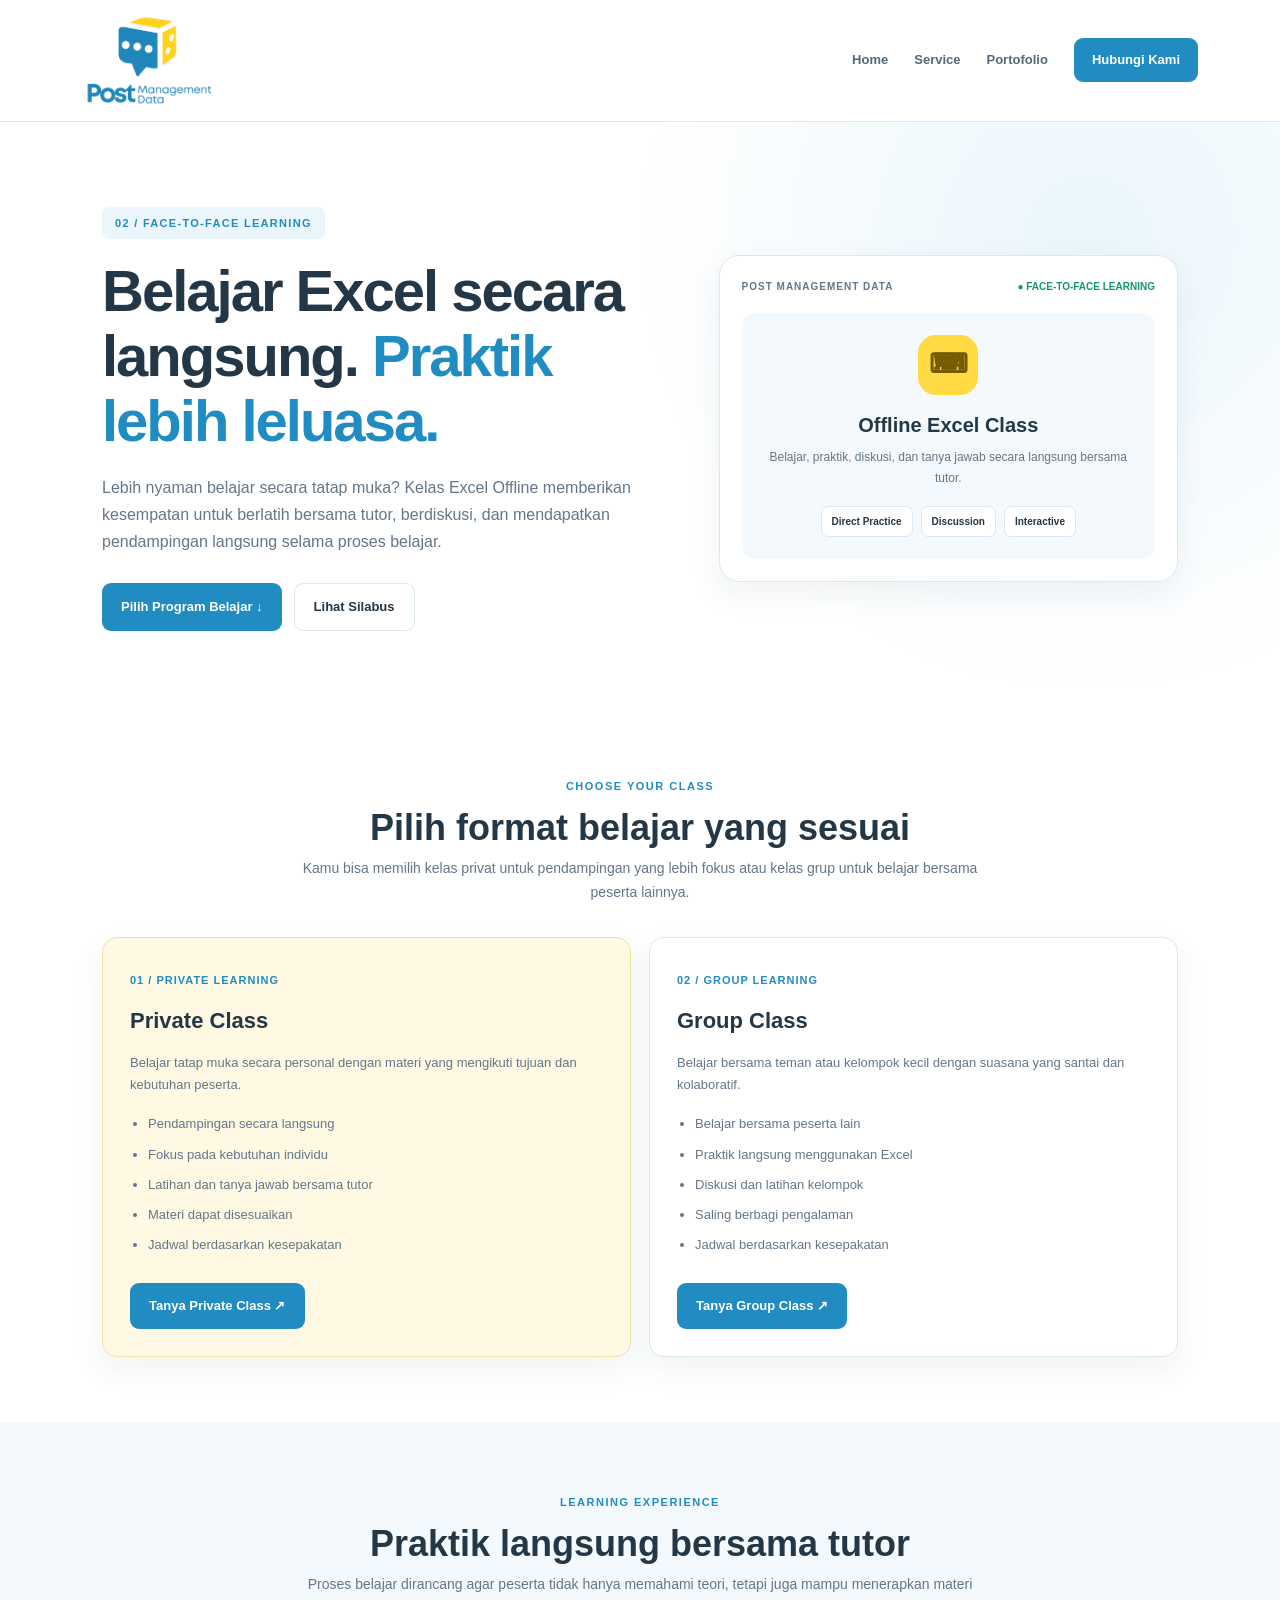
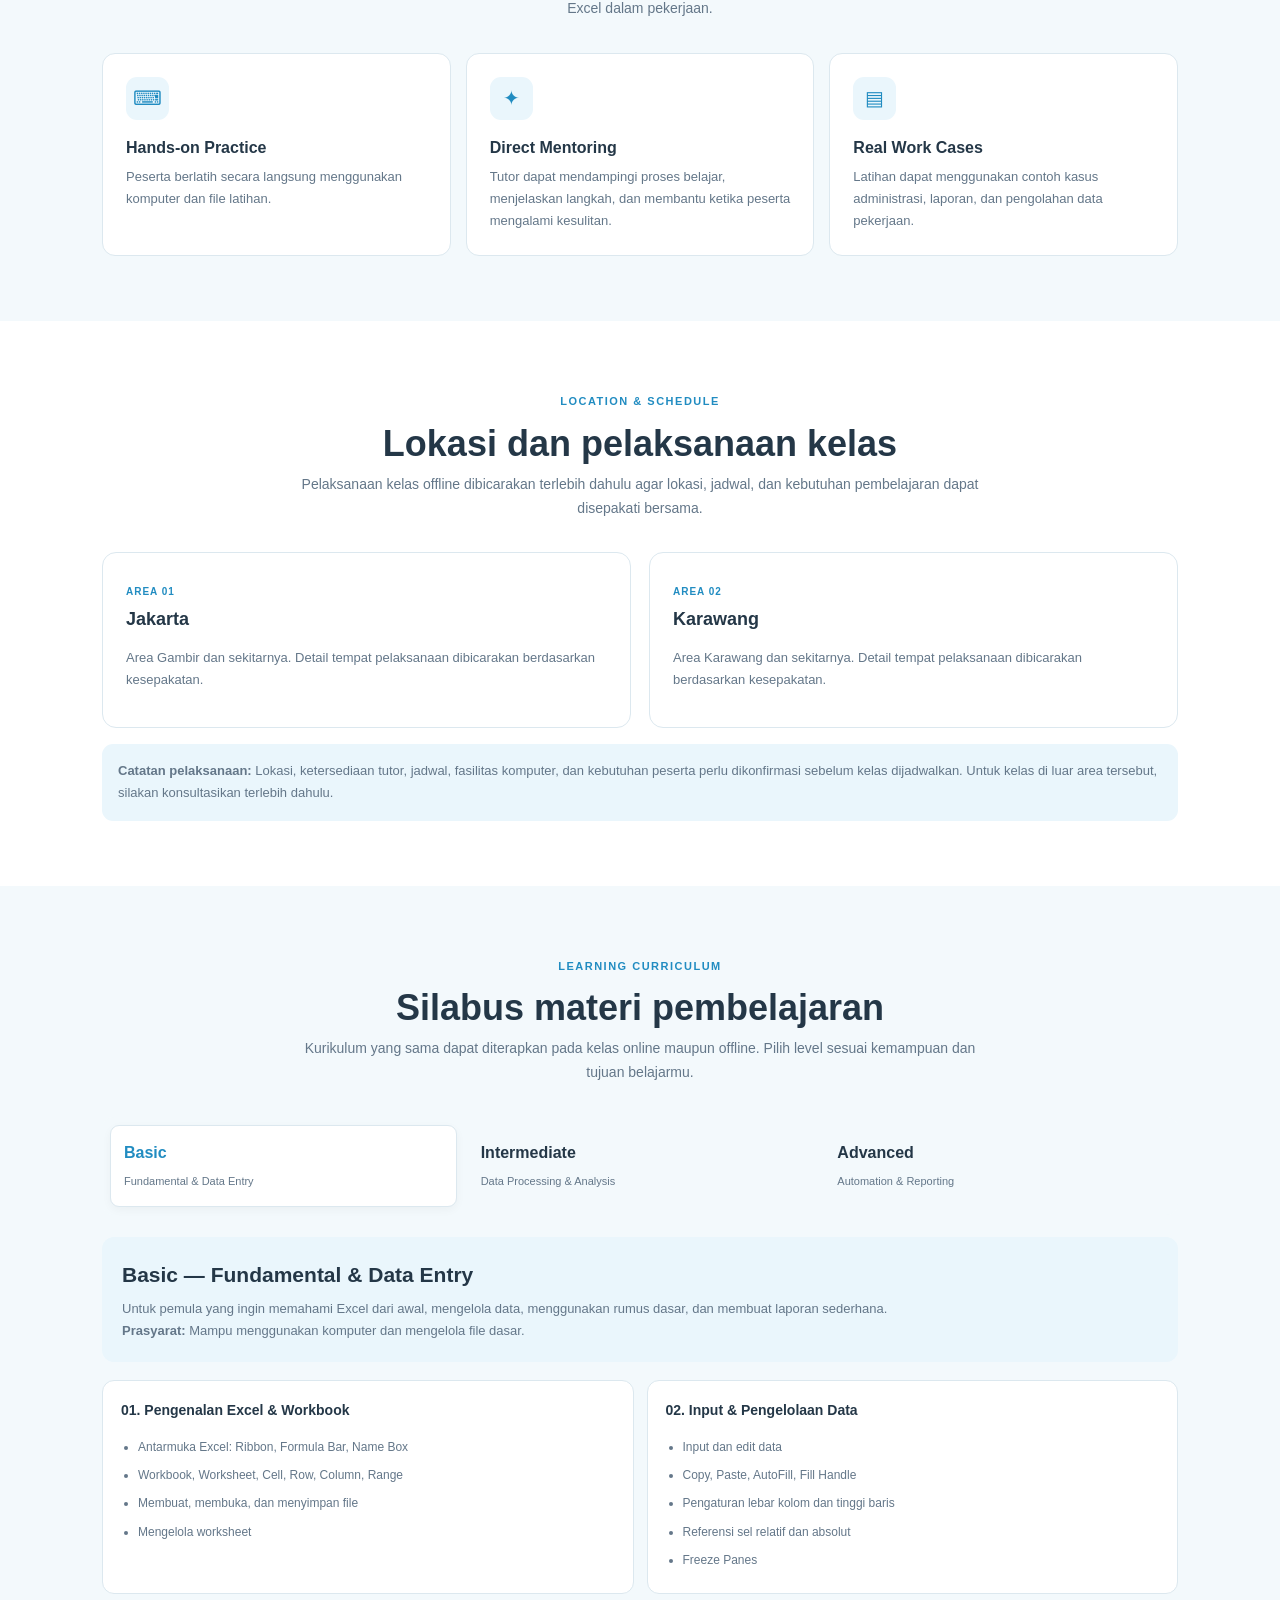
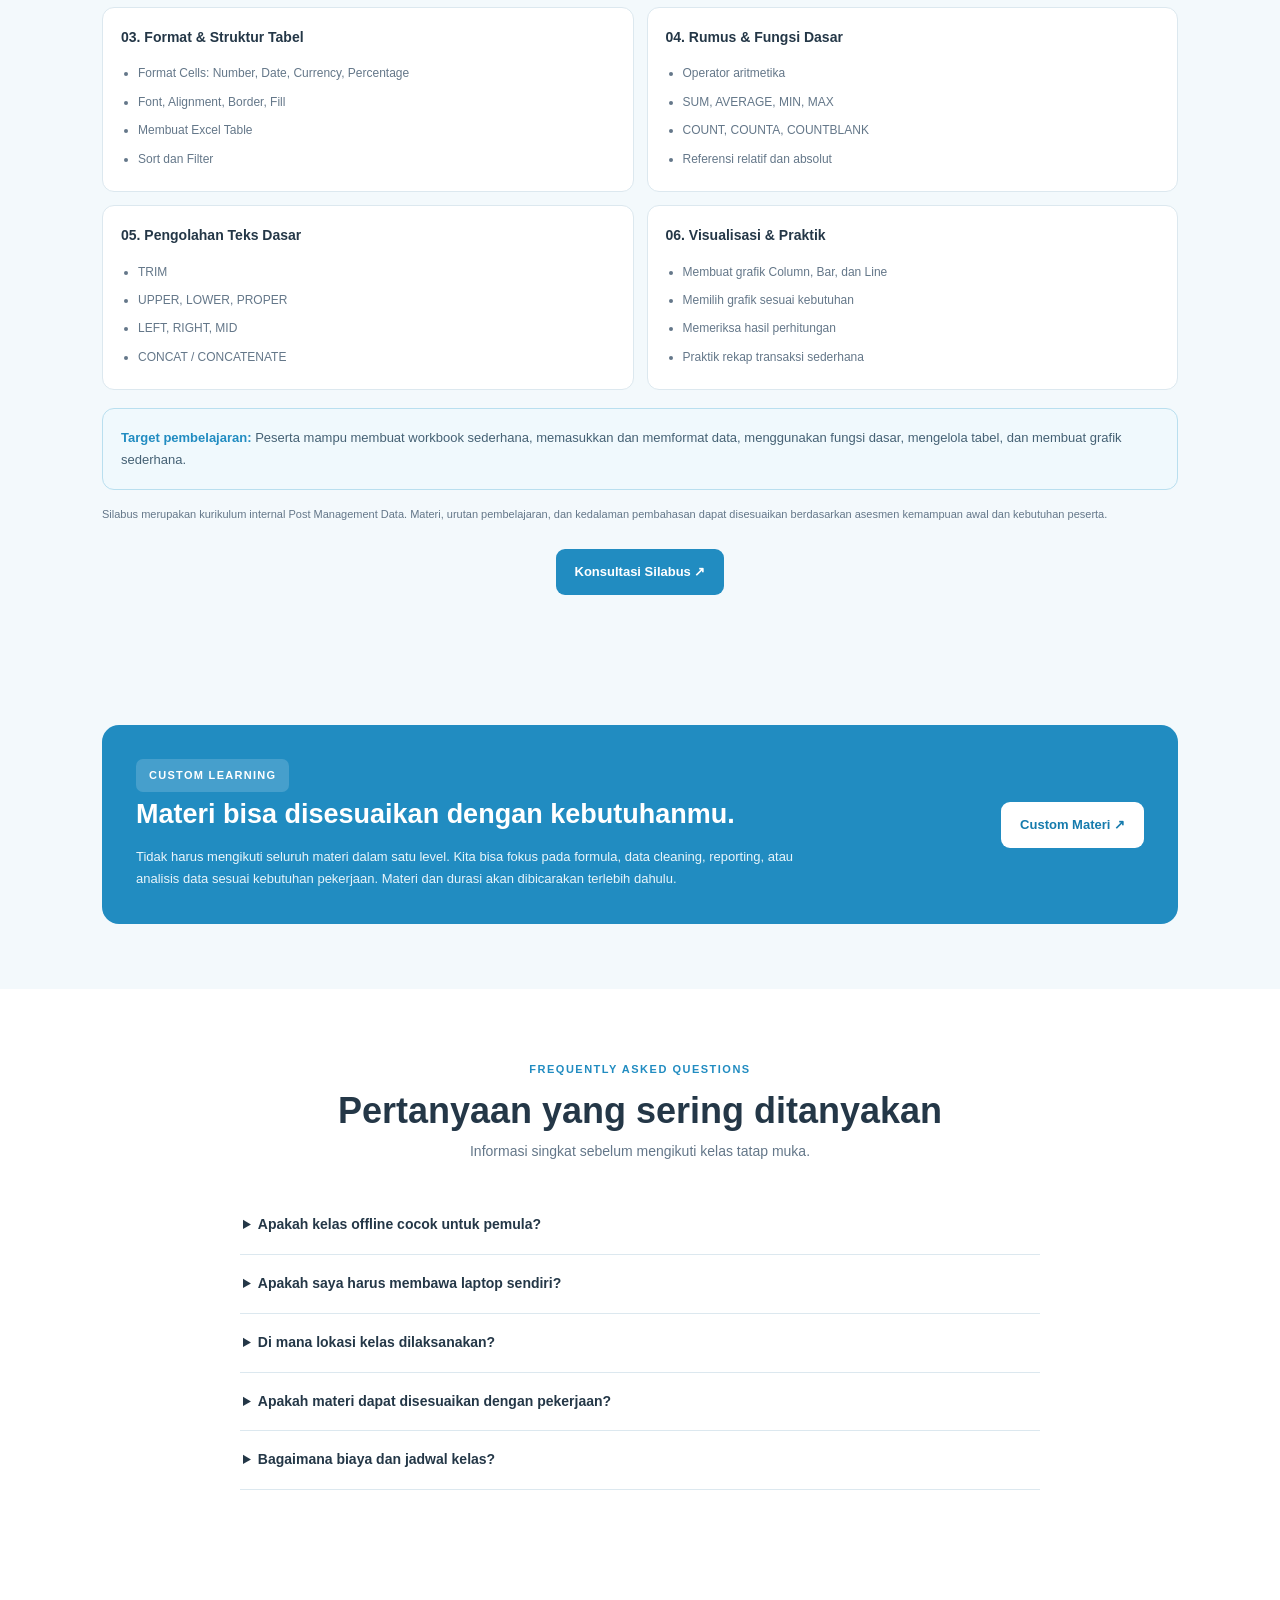
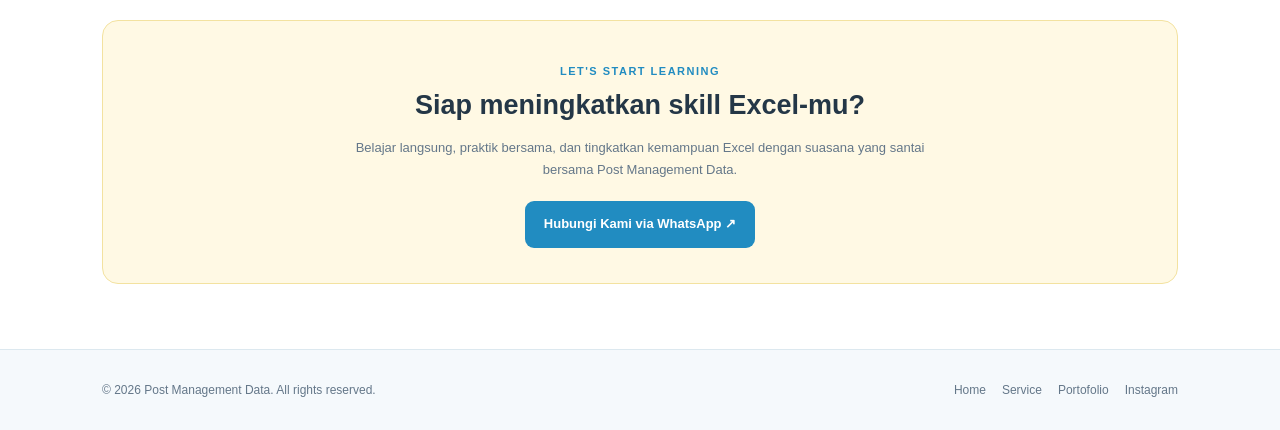
<file: kelas-offline.html>
<!DOCTYPE html>
<html lang="id">
<head>
<meta charset="UTF-8">
<meta name="viewport" content="width=device-width, initial-scale=1.0">
<meta name="description" content="Kelas Excel Offline Post Management Data. Belajar Excel secara tatap muka, private maupun group, dari Basic hingga Advanced.">
<title>Kelas Excel Offline | Post Management Data</title>

<style>
:root{
  --bg:#fff;
  --surface:#fff;
  --soft:#f3f9fc;
  --ink:#243747;
  --muted:#647789;
  --line:#dce8ef;
  --blue:#218cc1;
  --blue-dark:#167bad;
  --blue-soft:#eaf6fc;
  --yellow:#ffda42;
  --shadow:0 12px 32px rgba(31,72,96,.07);
}
*{box-sizing:border-box}
html{scroll-behavior:smooth;scroll-padding-top:90px}
body{
  margin:0;background:var(--bg);color:var(--ink);
  font-family:Arial,Helvetica,sans-serif;line-height:1.7
}
a{text-decoration:none;color:inherit}
button{font:inherit;cursor:pointer}
.container{max-width:1120px;margin:auto;padding:0 22px}

/* NAVIGATION */
.nav{
  position:sticky;top:0;z-index:100;background:#fff;
  border-bottom:1px solid var(--line)
}
.nav-inner{
  max-width:1160px;margin:auto;padding:12px 22px;
  display:flex;align-items:center;gap:20px
}
.logo img{width:135px;height:auto;object-fit:contain;display:block}
.nav-links{margin-left:auto;display:flex;align-items:center;gap:26px}
.nav-links a{font-size:13px;font-weight:700;color:#536879}
.nav-links a:hover{color:var(--blue)}
.nav-links .contact-link{background:var(--blue);color:#fff;padding:11px 18px;border-radius:9px}
.menu-btn{
  display:none;border:1px solid var(--line);background:#fff;
  border-radius:8px;padding:7px 11px;font-size:20px
}

/* HERO */
.hero{
  padding:85px 0 75px;
  background:radial-gradient(circle at 85% 20%,#eaf6fc 0,transparent 38%)
}
.hero-grid{
  display:grid;grid-template-columns:1.1fr .9fr;
  gap:55px;align-items:center
}
.eyebrow{
  display:inline-block;background:var(--blue-soft);
  color:var(--blue);padding:7px 13px;border-radius:7px;
  font-size:11px;font-weight:800;letter-spacing:1.3px
}
.hero h1{
  font-size:clamp(38px,5vw,58px);line-height:1.12;
  letter-spacing:-2px;margin:20px 0
}
.hero h1 span{color:var(--blue)}
.hero p{color:var(--muted);font-size:16px;max-width:560px}
.hero-buttons{display:flex;gap:12px;flex-wrap:wrap;margin-top:27px}
.btn{
  display:inline-flex;align-items:center;justify-content:center;
  padding:12px 19px;border-radius:9px;font-size:13px;font-weight:750;
  transition:.2s
}
.btn-primary{background:var(--blue);color:#fff}
.btn-primary:hover{background:var(--blue-dark);transform:translateY(-2px)}
.btn-outline{border:1px solid var(--line);color:var(--ink);background:#fff}
.hero-visual{
  background:#fff;border:1px solid var(--line);border-radius:20px;
  padding:22px;box-shadow:var(--shadow)
}
.visual-top{display:flex;justify-content:space-between;align-items:center}
.visual-label{font-size:10px;font-weight:800;letter-spacing:1px;color:var(--muted)}
.live{font-size:10px;color:#15966b;font-weight:800}
.screen{
  margin-top:18px;background:var(--soft);border-radius:13px;
  padding:22px;text-align:center
}
.meeting-icon{
  width:60px;height:60px;border-radius:18px;background:var(--yellow);
  color:#745b00;display:grid;place-items:center;font-size:27px;
  font-weight:900;margin:0 auto 13px
}
.screen h3{margin:5px 0;font-size:20px}
.screen p{font-size:12px;margin:0 auto;color:var(--muted)}
.visual-tags{display:flex;gap:8px;justify-content:center;flex-wrap:wrap;margin-top:18px}
.visual-tags span{
  padding:6px 10px;border-radius:7px;background:#fff;
  border:1px solid var(--line);font-size:10px;font-weight:700
}

/* GENERAL SECTION */
section{padding:65px 0}
.section-head{text-align:center;margin-bottom:32px}
.kicker{font-size:11px;font-weight:800;color:var(--blue);letter-spacing:1.5px}
.section-head h2{font-size:clamp(26px,4vw,36px);line-height:1.2;margin:8px 0}
.section-head p{max-width:690px;margin:0 auto;color:var(--muted);font-size:14px}
.soft-section{background:var(--soft)}

/* CLASS OPTIONS */
.options{display:grid;grid-template-columns:repeat(2,1fr);gap:18px}
.option-card{
  padding:27px;border:1px solid var(--line);border-radius:15px;
  background:#fff;box-shadow:var(--shadow)
}
.option-card.yellow{background:#fff9e4;border-color:#f3e2a0}
.option-number{font-size:11px;font-weight:800;color:var(--blue);letter-spacing:1px}
.option-card h3{font-size:22px;margin:10px 0 7px}
.option-card p{font-size:13px;color:var(--muted)}
.option-card ul{padding-left:18px;color:var(--muted);font-size:13px}
.option-card li{padding:4px 0}
.option-card .btn{margin-top:10px}

/* BENEFITS */
.benefit-grid{display:grid;grid-template-columns:repeat(3,1fr);gap:15px}
.benefit-card{
  padding:23px;border:1px solid var(--line);border-radius:13px;background:#fff
}
.benefit-icon{
  width:43px;height:43px;background:var(--blue-soft);color:var(--blue);
  border-radius:11px;display:grid;place-items:center;font-size:20px
}
.benefit-card h3{font-size:16px;margin:14px 0 5px}
.benefit-card p{font-size:13px;color:var(--muted);margin:0}

/* LOCATION */
.location-grid{display:grid;grid-template-columns:1fr 1fr;gap:18px}
.location-card{
  border:1px solid var(--line);border-radius:14px;padding:23px;background:#fff
}
.location-card h3{font-size:18px;margin:0 0 7px}
.location-card p{font-size:13px;color:var(--muted)}
.location-card .location-label{
  color:var(--blue);font-size:10px;font-weight:800;letter-spacing:1px
}
.location-note{
  background:var(--blue-soft);border-radius:11px;padding:16px;
  margin-top:16px;font-size:13px;color:var(--muted)
}

/* SYLLABUS */
.level-tabs{
  display:grid;grid-template-columns:repeat(3,1fr);gap:10px;
  background:var(--soft);padding:8px;border-radius:12px;margin-bottom:22px
}
.level-tab{
  border:1px solid transparent;background:transparent;
  padding:13px;border-radius:9px;text-align:left;color:var(--muted)
}
.level-tab strong{display:block;color:var(--ink);font-size:16px}
.level-tab small{font-size:11px}
.level-tab.active{
  background:#fff;border-color:var(--line);
  box-shadow:0 3px 10px rgba(0,0,0,.04)
}
.level-tab.active strong{color:var(--blue)}
.level-panel{display:none}
.level-panel.active{display:block;animation:show .2s ease}
@keyframes show{
  from{opacity:.3;transform:translateY(5px)}
  to{opacity:1;transform:none}
}
.level-intro{
  padding:20px;background:var(--blue-soft);border-radius:12px;
  margin-bottom:18px
}
.level-intro h3{margin:0 0 5px;font-size:21px}
.level-intro p{margin:0;color:var(--muted);font-size:13px}
.module-grid{display:grid;grid-template-columns:repeat(2,1fr);gap:13px}
.module{border:1px solid var(--line);border-radius:12px;padding:18px;background:#fff}
.module h4{font-size:14px;margin:0 0 10px}
.module ul{padding-left:17px;margin:0}
.module li{font-size:12px;color:var(--muted);padding:4px 0}
.outcome{
  margin-top:18px;padding:18px;border:1px solid #b9dfef;
  background:#f0f9fd;border-radius:12px;font-size:13px;color:#456174
}
.outcome strong{color:var(--blue)}
.syllabus-note{font-size:11px;color:var(--muted);margin-top:15px}

/* CUSTOM */
.custom-box{
  background:var(--blue);color:#fff;border-radius:17px;
  padding:34px;display:grid;grid-template-columns:1fr auto;
  gap:20px;align-items:center
}
.custom-box h2{font-size:27px;margin:0 0 8px}
.custom-box p{font-size:13px;color:#e8f5fb;margin:0;max-width:680px}
.custom-box .btn{background:#fff;color:var(--blue-dark);white-space:nowrap}

/* FAQ */
.faq-list{max-width:800px;margin:auto}
details{border-bottom:1px solid var(--line);padding:17px 3px}
summary{cursor:pointer;font-size:14px;font-weight:750}
details p{font-size:13px;color:var(--muted);margin-bottom:0}

/* FINAL CTA */
.final-cta{
  background:#fff9e4;border:1px solid #f3e2a0;
  border-radius:16px;padding:35px;text-align:center
}
.final-cta h2{font-size:27px;margin:0 0 8px}
.final-cta p{font-size:13px;color:var(--muted);max-width:600px;margin:0 auto 20px}

/* FOOTER */
footer{background:#f5f9fc;border-top:1px solid var(--line);padding:30px 0}
.footer-inner{
  display:flex;justify-content:space-between;gap:15px;flex-wrap:wrap;
  font-size:12px;color:var(--muted)
}
.footer-links{display:flex;gap:16px;flex-wrap:wrap}
.footer-links a:hover{color:var(--blue)}

@media(max-width:800px){
  .hero-grid{grid-template-columns:1fr;gap:30px}
  .benefit-grid{grid-template-columns:1fr}
  .custom-box{grid-template-columns:1fr}
}
@media(max-width:620px){
  .nav-inner{flex-wrap:wrap}
  .menu-btn{display:block;margin-left:auto}
  .nav-links{
    display:none;order:3;width:100%;margin:0;
    flex-direction:column;align-items:stretch;gap:5px
  }
  .nav-links.open{display:flex}
  .nav-links a{padding:10px}
  .hero{padding:55px 0}
  .options,.module-grid,.location-grid{grid-template-columns:1fr}
  .level-tabs{grid-template-columns:1fr}
  .level-tab{display:flex;justify-content:space-between;align-items:center}
  .custom-box{padding:25px}
}
</style>
</head>

<body>

<header class="nav">
  <div class="nav-inner">
    <a href="index.html" class="logo">
      <img src="assets/img/logo-pmd.png" alt="Post Management Data">
    </a>
    <button class="menu-btn" id="menuBtn" aria-label="Buka menu" aria-expanded="false">☰</button>
    <nav class="nav-links" id="navLinks">
      <a href="index.html">Home</a>
      <a href="services.html">Service</a>
      <a href="portfolio.html">Portofolio</a>
      <a href="contact.html" class="contact-link">Hubungi Kami</a>
    </nav>
  </div>
</header>

<main>

<!-- HERO -->
<section class="hero">
<div class="container hero-grid">
  <div>
    <span class="eyebrow">02 / FACE-TO-FACE LEARNING</span>
    <h1>Belajar Excel secara langsung. <span>Praktik lebih leluasa.</span></h1>
    <p>
      Lebih nyaman belajar secara tatap muka? Kelas Excel Offline
      memberikan kesempatan untuk berlatih bersama tutor, berdiskusi,
      dan mendapatkan pendampingan langsung selama proses belajar.
    </p>
    <div class="hero-buttons">
      <a class="btn btn-primary" href="#pilihan-kelas">Pilih Program Belajar ↓</a>
      <a class="btn btn-outline" href="#silabus">Lihat Silabus</a>
    </div>
  </div>

  <div class="hero-visual">
    <div class="visual-top">
      <span class="visual-label">POST MANAGEMENT DATA</span>
      <span class="live">● FACE-TO-FACE LEARNING</span>
    </div>
    <div class="screen">
      <div class="meeting-icon">⌨</div>
      <h3>Offline Excel Class</h3>
      <p>Belajar, praktik, diskusi, dan tanya jawab secara langsung bersama tutor.</p>
      <div class="visual-tags">
        <span>Direct Practice</span><span>Discussion</span><span>Interactive</span>
      </div>
    </div>
  </div>
</div>
</section>

<!-- PILIHAN KELAS -->
<section id="pilihan-kelas">
<div class="container">
  <div class="section-head">
    <span class="kicker">CHOOSE YOUR CLASS</span>
    <h2>Pilih format belajar yang sesuai</h2>
    <p>
      Kamu bisa memilih kelas privat untuk pendampingan yang lebih fokus
      atau kelas grup untuk belajar bersama peserta lainnya.
    </p>
  </div>

  <div class="options">
    <article class="option-card yellow">
      <span class="option-number">01 / PRIVATE LEARNING</span>
      <h3>Private Class</h3>
      <p>Belajar tatap muka secara personal dengan materi yang mengikuti tujuan dan kebutuhan peserta.</p>
      <ul>
        <li>Pendampingan secara langsung</li>
        <li>Fokus pada kebutuhan individu</li>
        <li>Latihan dan tanya jawab bersama tutor</li>
        <li>Materi dapat disesuaikan</li>
        <li>Jadwal berdasarkan kesepakatan</li>
      </ul>
      <a class="btn btn-primary" href="https://wa.me/628217997761?text=Halo%20PMD%2C%20saya%20tertarik%20dengan%20Private%20Excel%20Class%20Offline.">Tanya Private Class ↗</a>
    </article>

    <article class="option-card">
      <span class="option-number">02 / GROUP LEARNING</span>
      <h3>Group Class</h3>
      <p>Belajar bersama teman atau kelompok kecil dengan suasana yang santai dan kolaboratif.</p>
      <ul>
        <li>Belajar bersama peserta lain</li>
        <li>Praktik langsung menggunakan Excel</li>
        <li>Diskusi dan latihan kelompok</li>
        <li>Saling berbagi pengalaman</li>
        <li>Jadwal berdasarkan kesepakatan</li>
      </ul>
      <a class="btn btn-primary" href="https://wa.me/628217997761?text=Halo%20PMD%2C%20saya%20tertarik%20dengan%20Group%20Excel%20Class%20Offline.">Tanya Group Class ↗</a>
    </article>
  </div>
</div>
</section>

<!-- METODE -->
<section class="soft-section" id="metode">
<div class="container">
  <div class="section-head">
    <span class="kicker">LEARNING EXPERIENCE</span>
    <h2>Praktik langsung bersama tutor</h2>
    <p>
      Proses belajar dirancang agar peserta tidak hanya memahami teori,
      tetapi juga mampu menerapkan materi Excel dalam pekerjaan.
    </p>
  </div>
  <div class="benefit-grid">
    <article class="benefit-card">
      <div class="benefit-icon">⌨</div>
      <h3>Hands-on Practice</h3>
      <p>Peserta berlatih secara langsung menggunakan komputer dan file latihan.</p>
    </article>
    <article class="benefit-card">
      <div class="benefit-icon">✦</div>
      <h3>Direct Mentoring</h3>
      <p>Tutor dapat mendampingi proses belajar, menjelaskan langkah, dan membantu ketika peserta mengalami kesulitan.</p>
    </article>
    <article class="benefit-card">
      <div class="benefit-icon">▤</div>
      <h3>Real Work Cases</h3>
      <p>Latihan dapat menggunakan contoh kasus administrasi, laporan, dan pengolahan data pekerjaan.</p>
    </article>
  </div>
</div>
</section>

<!-- LOKASI -->
<section id="lokasi">
<div class="container">
  <div class="section-head">
    <span class="kicker">LOCATION &amp; SCHEDULE</span>
    <h2>Lokasi dan pelaksanaan kelas</h2>
    <p>
      Pelaksanaan kelas offline dibicarakan terlebih dahulu agar
      lokasi, jadwal, dan kebutuhan pembelajaran dapat disepakati bersama.
    </p>
  </div>

  <div class="location-grid">
    <article class="location-card">
      <span class="location-label">AREA 01</span>
      <h3>Jakarta</h3>
      <p>Area Gambir dan sekitarnya. Detail tempat pelaksanaan dibicarakan berdasarkan kesepakatan.</p>
    </article>
    <article class="location-card">
      <span class="location-label">AREA 02</span>
      <h3>Karawang</h3>
      <p>Area Karawang dan sekitarnya. Detail tempat pelaksanaan dibicarakan berdasarkan kesepakatan.</p>
    </article>
  </div>

  <div class="location-note">
    <strong>Catatan pelaksanaan:</strong>
    Lokasi, ketersediaan tutor, jadwal, fasilitas komputer, dan kebutuhan
    peserta perlu dikonfirmasi sebelum kelas dijadwalkan. Untuk kelas di
    luar area tersebut, silakan konsultasikan terlebih dahulu.
  </div>
</div>
</section>

<!-- SILABUS -->
<section id="silabus" class="soft-section">
<div class="container">
  <div class="section-head">
    <span class="kicker">LEARNING CURRICULUM</span>
    <h2>Silabus materi pembelajaran</h2>
    <p>
      Kurikulum yang sama dapat diterapkan pada kelas online maupun offline.
      Pilih level sesuai kemampuan dan tujuan belajarmu.
    </p>
  </div>

  <div class="level-tabs" role="tablist" aria-label="Pilih level silabus">
    <button class="level-tab active" data-level="basic" role="tab" aria-selected="true">
      <strong>Basic</strong><small>Fundamental &amp; Data Entry</small>
    </button>
    <button class="level-tab" data-level="intermediate" role="tab" aria-selected="false">
      <strong>Intermediate</strong><small>Data Processing &amp; Analysis</small>
    </button>
    <button class="level-tab" data-level="advanced" role="tab" aria-selected="false">
      <strong>Advanced</strong><small>Automation &amp; Reporting</small>
    </button>
  </div>

  <!-- BASIC -->
  <div class="level-panel active" id="basic" role="tabpanel">
    <div class="level-intro">
      <h3>Basic — Fundamental &amp; Data Entry</h3>
      <p>Untuk pemula yang ingin memahami Excel dari awal, mengelola data, menggunakan rumus dasar, dan membuat laporan sederhana.</p>
      <p><b>Prasyarat:</b> Mampu menggunakan komputer dan mengelola file dasar.</p>
    </div>
    <div class="module-grid">
      <article class="module"><h4>01. Pengenalan Excel &amp; Workbook</h4><ul>
        <li>Antarmuka Excel: Ribbon, Formula Bar, Name Box</li>
        <li>Workbook, Worksheet, Cell, Row, Column, Range</li>
        <li>Membuat, membuka, dan menyimpan file</li>
        <li>Mengelola worksheet</li>
      </ul></article>
      <article class="module"><h4>02. Input &amp; Pengelolaan Data</h4><ul>
        <li>Input dan edit data</li><li>Copy, Paste, AutoFill, Fill Handle</li>
        <li>Pengaturan lebar kolom dan tinggi baris</li>
        <li>Referensi sel relatif dan absolut</li><li>Freeze Panes</li>
      </ul></article>
      <article class="module"><h4>03. Format &amp; Struktur Tabel</h4><ul>
        <li>Format Cells: Number, Date, Currency, Percentage</li>
        <li>Font, Alignment, Border, Fill</li>
        <li>Membuat Excel Table</li><li>Sort dan Filter</li>
      </ul></article>
      <article class="module"><h4>04. Rumus &amp; Fungsi Dasar</h4><ul>
        <li>Operator aritmetika</li><li>SUM, AVERAGE, MIN, MAX</li>
        <li>COUNT, COUNTA, COUNTBLANK</li>
        <li>Referensi relatif dan absolut</li>
      </ul></article>
      <article class="module"><h4>05. Pengolahan Teks Dasar</h4><ul>
        <li>TRIM</li><li>UPPER, LOWER, PROPER</li>
        <li>LEFT, RIGHT, MID</li><li>CONCAT / CONCATENATE</li>
      </ul></article>
      <article class="module"><h4>06. Visualisasi &amp; Praktik</h4><ul>
        <li>Membuat grafik Column, Bar, dan Line</li>
        <li>Memilih grafik sesuai kebutuhan</li>
        <li>Memeriksa hasil perhitungan</li>
        <li>Praktik rekap transaksi sederhana</li>
      </ul></article>
    </div>
    <div class="outcome"><strong>Target pembelajaran:</strong> Peserta mampu membuat workbook sederhana, memasukkan dan memformat data, menggunakan fungsi dasar, mengelola tabel, dan membuat grafik sederhana.</div>
  </div>

  <!-- INTERMEDIATE -->
  <div class="level-panel" id="intermediate" role="tabpanel">
    <div class="level-intro">
      <h3>Intermediate — Data Processing &amp; Analysis</h3>
      <p>Untuk peserta yang sudah memahami dasar Excel dan ingin mengolah data lebih cepat, menggunakan formula bersyarat, serta membuat laporan analisis.</p>
      <p><b>Prasyarat:</b> Memahami fungsi dasar, referensi sel, Excel Table, Sort, dan Filter.</p>
    </div>
    <div class="module-grid">
      <article class="module"><h4>01. Data Management</h4><ul>
        <li>Excel Table dan Structured References</li>
        <li>Sort dan Filter multi-kriteria</li>
        <li>Data Validation dan Dropdown List</li>
        <li>Conditional Formatting</li>
        <li>Remove Duplicates dan Text to Columns</li>
      </ul></article>
      <article class="module"><h4>02. Logical Functions</h4><ul>
        <li>IF</li><li>AND dan OR</li><li>IFS</li><li>IFERROR</li><li>Kombinasi formula logika</li>
      </ul></article>
      <article class="module"><h4>03. Conditional Functions</h4><ul>
        <li>SUMIF dan SUMIFS</li><li>COUNTIF dan COUNTIFS</li>
        <li>AVERAGEIF dan AVERAGEIFS</li>
        <li>Analisis dengan satu atau banyak kriteria</li>
      </ul></article>
      <article class="module"><h4>04. Lookup &amp; Data Matching</h4><ul>
        <li>VLOOKUP dan HLOOKUP</li>
        <li>XLOOKUP pada versi yang mendukung</li>
        <li>Exact Match</li><li>Mencocokkan data antar tabel</li>
      </ul></article>
      <article class="module"><h4>05. Text &amp; Date Functions</h4><ul>
        <li>LEFT, RIGHT, MID, LEN, TRIM</li>
        <li>PROPER dan CONCAT</li>
        <li>DATE, TODAY, DAY, MONTH, YEAR</li>
        <li>Standarisasi data teks dan tanggal</li>
      </ul></article>
      <article class="module"><h4>06. Analysis &amp; Reporting</h4><ul>
        <li>PivotTable</li><li>Grouping dan Filtering</li>
        <li>PivotChart dan Slicer</li>
        <li>Praktik laporan penjualan atau operasional</li>
      </ul></article>
    </div>
    <div class="outcome"><strong>Target pembelajaran:</strong> Peserta mampu mengelola dataset, menggunakan formula berdasarkan kriteria, mencocokkan data antar tabel, serta membuat ringkasan dengan PivotTable.</div>
  </div>

  <!-- ADVANCED -->
  <div class="level-panel" id="advanced" role="tabpanel">
    <div class="level-intro">
      <h3>Advanced — Automation &amp; Business Reporting</h3>
      <p>Untuk peserta yang ingin meningkatkan efisiensi pengolahan data, membangun proses transformasi, dan menyusun laporan yang lebih kompleks.</p>
      <p><b>Prasyarat:</b> Menguasai formula logika, conditional functions, lookup, dan PivotTable dasar.</p>
    </div>
    <div class="module-grid">
      <article class="module"><h4>01. Advanced Formulas</h4><ul>
        <li>INDEX dan MATCH</li><li>Nested Functions</li>
        <li>FILTER, UNIQUE, SORT</li><li>EOMONTH dan NETWORKDAYS</li>
      </ul></article>
      <article class="module"><h4>02. Power Query</h4><ul>
        <li>Import data dari berbagai sumber</li><li>Change Data Type</li>
        <li>Remove Columns, Split, Merge</li>
        <li>Append Queries dan Merge Queries</li><li>Load dan Refresh Query</li>
      </ul></article>
      <article class="module"><h4>03. Advanced Reporting</h4><ul>
        <li>PivotTable dan PivotChart lanjutan</li>
        <li>Dashboard Layout</li><li>KPI dan analisis tren</li>
        <li>Desain laporan yang mudah dibaca</li>
      </ul></article>
      <article class="module"><h4>04. Workbook &amp; Automation</h4><ul>
        <li>Proteksi Worksheet dan Workbook</li><li>Named Ranges</li>
        <li>Macro Recorder</li><li>Pengantar VBA sebagai modul opsional</li>
      </ul></article>
      <article class="module"><h4>05. Data Quality &amp; Workflow</h4><ul>
        <li>Validasi konsistensi data</li><li>Alur data mentah hingga laporan</li>
        <li>Dokumentasi transformasi data</li>
        <li>Prosedur refresh dan validasi output</li>
      </ul></article>
      <article class="module"><h4>06. Capstone Project</h4><ul>
        <li>Mengolah dataset dari beberapa sumber</li>
        <li>Membangun transformasi dengan Power Query</li>
        <li>Membuat laporan dan dashboard</li><li>Presentasi hasil analisis</li>
      </ul></article>
    </div>
    <div class="outcome"><strong>Target pembelajaran:</strong> Peserta mampu membangun alur pengolahan data yang lebih terstruktur, melakukan transformasi dengan Power Query, dan menghasilkan laporan operasional yang dapat diperbarui.</div>
    <p class="syllabus-note">Catatan: XLOOKUP dan Dynamic Arrays memerlukan versi Excel yang mendukung. Ketersediaan Power Query berbeda menurut platform. VBA/Macro memerlukan Excel Desktop.</p>
  </div>

  <p class="syllabus-note">
    Silabus merupakan kurikulum internal Post Management Data.
    Materi, urutan pembelajaran, dan kedalaman pembahasan dapat disesuaikan
    berdasarkan asesmen kemampuan awal dan kebutuhan peserta.
  </p>

  <div style="text-align:center;margin-top:25px">
    <a class="btn btn-primary" href="https://wa.me/628217997761?text=Halo%20PMD%2C%20saya%20ingin%20konsultasi%20silabus%20kelas%20Excel%20offline.">
      Konsultasi Silabus ↗
    </a>
  </div>
</div>
</section>

<!-- CUSTOM LEARNING -->
<section class="soft-section" id="custom">
<div class="container">
  <div class="custom-box">
    <div>
      <span class="eyebrow" style="background:rgba(255,255,255,.17);color:white">CUSTOM LEARNING</span>
      <h2>Materi bisa disesuaikan dengan kebutuhanmu.</h2>
      <p>
        Tidak harus mengikuti seluruh materi dalam satu level.
        Kita bisa fokus pada formula, data cleaning, reporting,
        atau analisis data sesuai kebutuhan pekerjaan.
        Materi dan durasi akan dibicarakan terlebih dahulu.
      </p>
    </div>
    <a class="btn" href="https://wa.me/628217997761?text=Halo%20PMD%2C%20saya%20ingin%20custom%20materi%20kelas%20Excel%20offline.">
      Custom Materi ↗
    </a>
  </div>
</div>
</section>

<!-- FAQ -->
<section id="faq">
<div class="container">
  <div class="section-head">
    <span class="kicker">FREQUENTLY ASKED QUESTIONS</span>
    <h2>Pertanyaan yang sering ditanyakan</h2>
    <p>Informasi singkat sebelum mengikuti kelas tatap muka.</p>
  </div>
  <div class="faq-list">
    <details>
      <summary>Apakah kelas offline cocok untuk pemula?</summary>
      <p>Ya. Peserta dapat memulai dari Basic tanpa harus memiliki pengalaman menggunakan rumus Excel sebelumnya.</p>
    </details>
    <details>
      <summary>Apakah saya harus membawa laptop sendiri?</summary>
      <p>Kebutuhan perangkat akan dikonfirmasi sebelum kelas. Sebaiknya peserta menyiapkan laptop dengan Excel atau aplikasi spreadsheet yang sesuai dengan materi.</p>
    </details>
    <details>
      <summary>Di mana lokasi kelas dilaksanakan?</summary>
      <p>Area pelaksanaan yang dapat dikonsultasikan adalah Gambir, Jakarta, dan Karawang, Jawa Barat. Tempat spesifik ditentukan berdasarkan kesepakatan.</p>
    </details>
    <details>
      <summary>Apakah materi dapat disesuaikan dengan pekerjaan?</summary>
      <p>Bisa. Materi dapat difokuskan pada kebutuhan administrasi, operasional, procurement, HR, reporting, maupun pengolahan data lainnya.</p>
    </details>
    <details>
      <summary>Bagaimana biaya dan jadwal kelas?</summary>
      <p>Biaya dan jadwal dibicarakan melalui konsultasi WhatsApp. Penawaran menyesuaikan format kelas, jumlah peserta, durasi, lokasi, dan materi.</p>
    </details>
  </div>
</div>
</section>

<!-- FINAL CTA -->
<section>
<div class="container">
  <div class="final-cta">
    <span class="kicker">LET'S START LEARNING</span>
    <h2>Siap meningkatkan skill Excel-mu?</h2>
    <p>
      Belajar langsung, praktik bersama, dan tingkatkan kemampuan Excel
      dengan suasana yang santai bersama Post Management Data.
    </p>
    <a class="btn btn-primary" href="https://wa.me/628217997761?text=Halo%20PMD%2C%20saya%20tertarik%20mengikuti%20kelas%20Excel%20offline.">
      Hubungi Kami via WhatsApp ↗
    </a>
  </div>
</div>
</section>

</main>

<footer>
<div class="container footer-inner">
  <span>© <span id="year"></span> Post Management Data. All rights reserved.</span>
  <div class="footer-links">
    <a href="index.html">Home</a>
    <a href="services.html">Service</a>
    <a href="portfolio.html">Portofolio</a>
    <a href="https://www.instagram.com/postmanagementdata/" target="_blank" rel="noopener">Instagram</a>
  </div>
</div>
</footer>

<script>
(function(){
  const menuBtn=document.getElementById("menuBtn");
  const navLinks=document.getElementById("navLinks");

  menuBtn.addEventListener("click",function(){
    const open=navLinks.classList.toggle("open");
    menuBtn.setAttribute("aria-expanded",String(open));
    menuBtn.textContent=open?"✕":"☰";
  });

  navLinks.querySelectorAll("a").forEach(function(link){
    link.addEventListener("click",function(){
      navLinks.classList.remove("open");
      menuBtn.setAttribute("aria-expanded","false");
      menuBtn.textContent="☰";
    });
  });

  const tabs=document.querySelectorAll(".level-tab");
  const panels=document.querySelectorAll(".level-panel");

  tabs.forEach(function(tab){
    tab.addEventListener("click",function(){
      const target=tab.dataset.level;

      tabs.forEach(function(item){
        const active=item===tab;
        item.classList.toggle("active",active);
        item.setAttribute("aria-selected",String(active));
      });

      panels.forEach(function(panel){
        panel.classList.toggle("active",panel.id===target);
      });
    });
  });

  document.getElementById("year").textContent=new Date().getFullYear();
})();
</script>

</body>
</html>
</file>
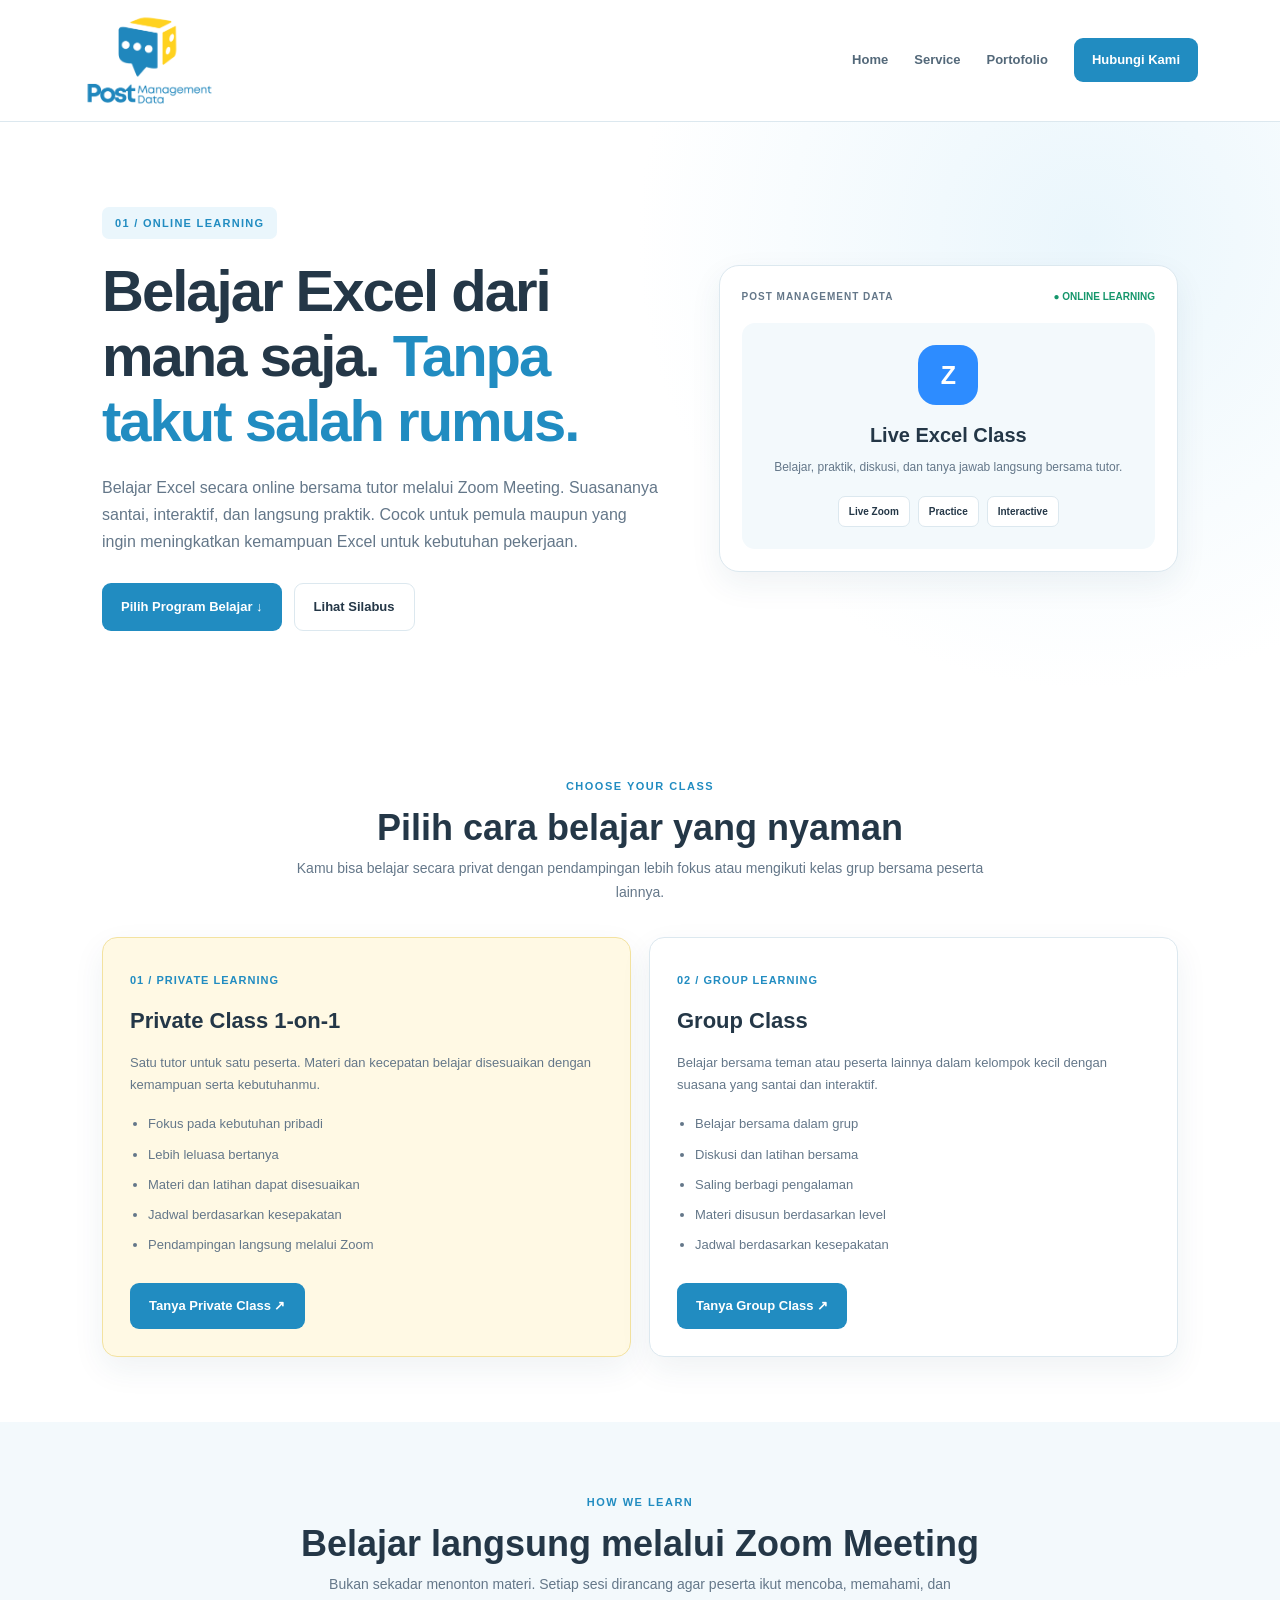
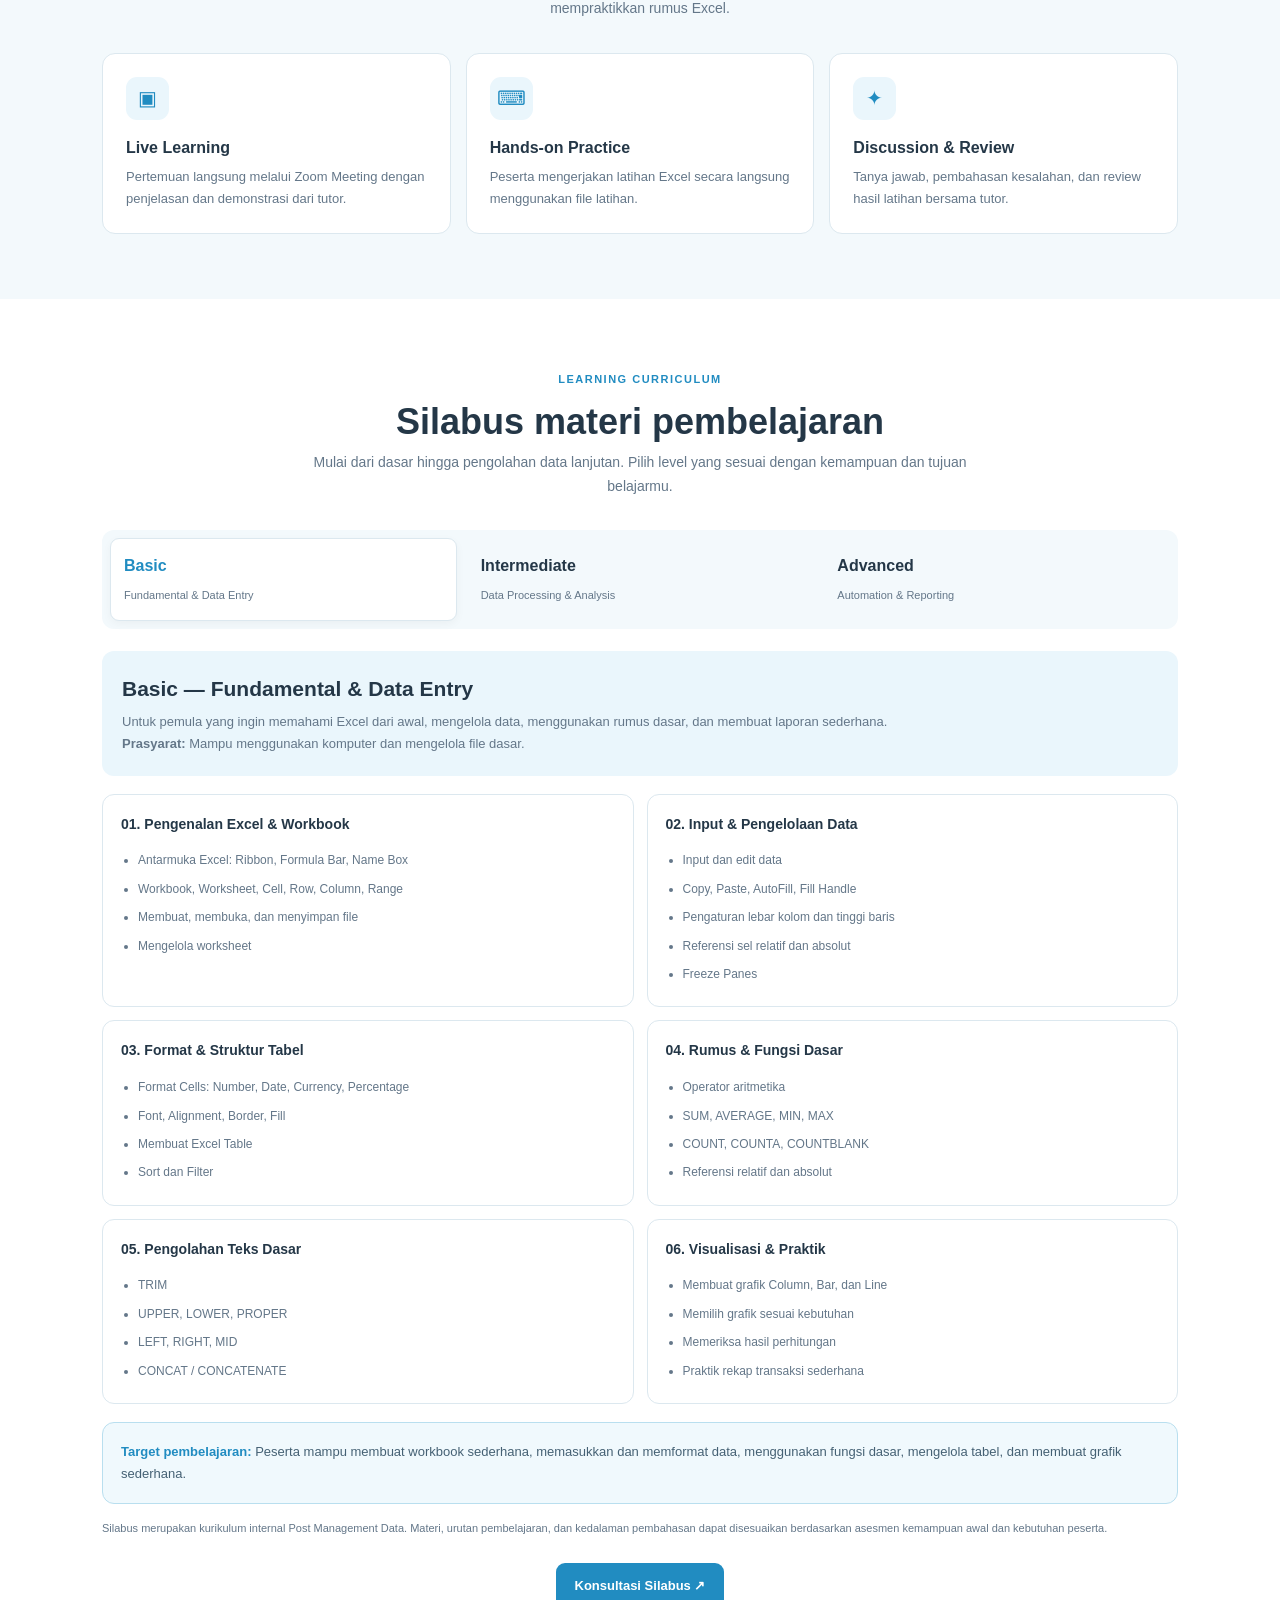
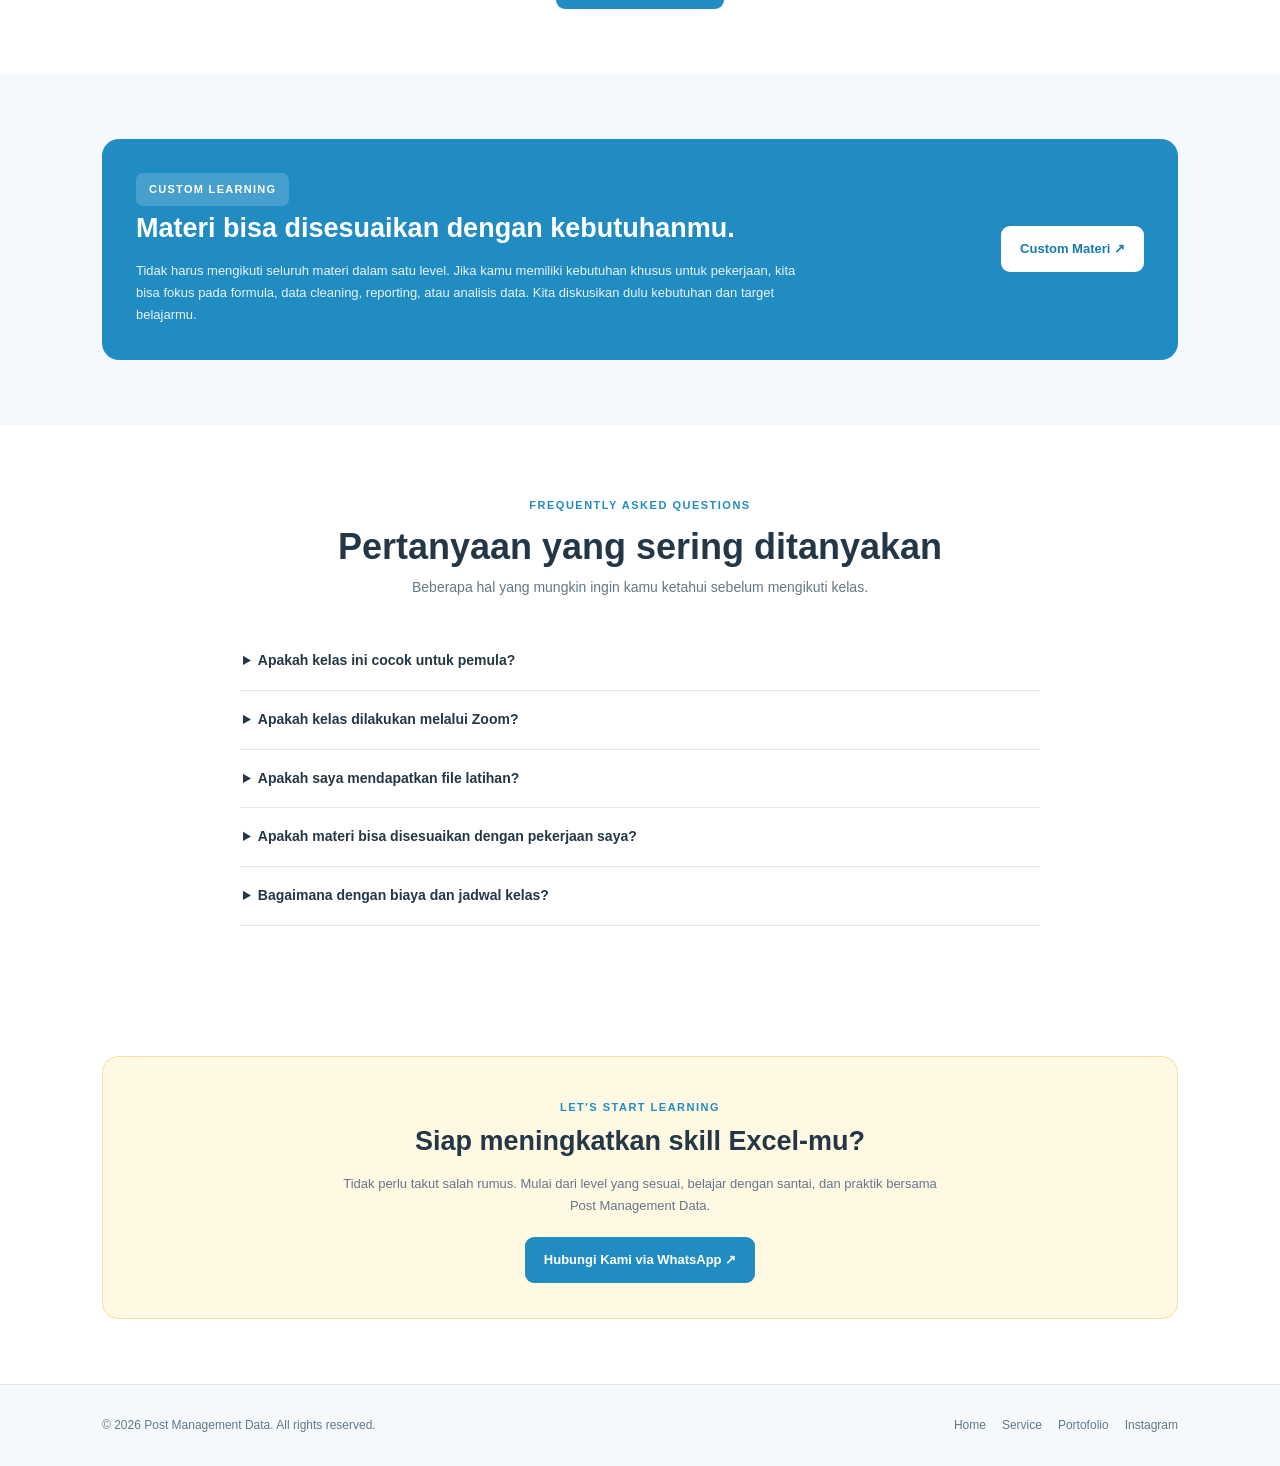
<file: kelas-online.html>
<!DOCTYPE html>
<html lang="id">
<head>
<meta charset="UTF-8">
<meta name="viewport" content="width=device-width, initial-scale=1.0">
<meta name="description" content="Kelas Excel Online Post Management Data. Belajar Excel melalui Zoom Meeting, private maupun group, dari Basic hingga Advanced.">
<title>Kelas Excel Online | Post Management Data</title>

<style>
:root{
  --bg:#ffffff;
  --surface:#ffffff;
  --soft:#f3f9fc;
  --ink:#243747;
  --muted:#647789;
  --line:#dce8ef;
  --blue:#218cc1;
  --blue-dark:#167bad;
  --blue-soft:#eaf6fc;
  --yellow:#ffda42;
  --shadow:0 12px 32px rgba(31,72,96,.07);
}
*{box-sizing:border-box}
html{scroll-behavior:smooth;scroll-padding-top:90px}
body{
  margin:0;background:var(--bg);color:var(--ink);
  font-family:Arial,Helvetica,sans-serif;line-height:1.7
}
a{text-decoration:none;color:inherit}
button{font:inherit;cursor:pointer}
.container{max-width:1120px;margin:auto;padding:0 22px}

/* NAVIGATION */
.nav{
  position:sticky;top:0;z-index:100;background:#fff;
  border-bottom:1px solid var(--line)
}
.nav-inner{
  max-width:1160px;margin:auto;padding:12px 22px;
  display:flex;align-items:center;gap:20px
}
.logo{display:flex;align-items:center;gap:10px}
.logo img{width:135px;height:auto;object-fit:contain}
.nav-links{margin-left:auto;display:flex;align-items:center;gap:26px}
.nav-links a{font-size:13px;font-weight:700;color:#536879}
.nav-links a:hover{color:var(--blue)}
.nav-links .contact-link{
  background:var(--blue);color:white;padding:11px 18px;
  border-radius:9px
}
.menu-btn{
  display:none;border:1px solid var(--line);background:white;
  border-radius:8px;padding:7px 11px;font-size:20px
}

/* HERO */
.hero{
  padding:85px 0 75px;
  background:radial-gradient(circle at 85% 20%,#eaf6fc 0,transparent 38%)
}
.hero-grid{
  display:grid;grid-template-columns:1.1fr .9fr;
  gap:55px;align-items:center
}
.eyebrow{
  display:inline-block;background:var(--blue-soft);
  color:var(--blue);padding:7px 13px;border-radius:7px;
  font-size:11px;font-weight:800;letter-spacing:1.3px
}
.hero h1{
  font-size:clamp(38px,5vw,58px);line-height:1.12;
  letter-spacing:-2px;margin:20px 0
}
.hero h1 span{color:var(--blue)}
.hero p{color:var(--muted);font-size:16px;max-width:560px}
.hero-buttons{display:flex;gap:12px;flex-wrap:wrap;margin-top:27px}
.btn{
  display:inline-flex;align-items:center;justify-content:center;
  padding:12px 19px;border-radius:9px;font-size:13px;font-weight:750;
  transition:.2s
}
.btn-primary{background:var(--blue);color:white}
.btn-primary:hover{background:var(--blue-dark);transform:translateY(-2px)}
.btn-outline{border:1px solid var(--line);color:var(--ink);background:white}
.hero-visual{
  background:#fff;border:1px solid var(--line);border-radius:20px;
  padding:22px;box-shadow:var(--shadow)
}
.visual-top{display:flex;justify-content:space-between;align-items:center}
.visual-label{font-size:10px;font-weight:800;letter-spacing:1px;color:var(--muted)}
.live{font-size:10px;color:#15966b;font-weight:800}
.screen{
  margin-top:18px;background:var(--soft);border-radius:13px;
  padding:22px;text-align:center
}
.zoom-icon{
  width:60px;height:60px;border-radius:18px;background:#2d8cff;
  color:white;display:grid;place-items:center;font-size:25px;
  font-weight:900;margin:0 auto 13px
}
.screen h3{margin:5px 0;font-size:20px}
.screen p{font-size:12px;margin:0 auto;color:var(--muted)}
.visual-tags{display:flex;gap:8px;justify-content:center;flex-wrap:wrap;margin-top:18px}
.visual-tags span{
  padding:6px 10px;border-radius:7px;background:#fff;
  border:1px solid var(--line);font-size:10px;font-weight:700
}

/* GENERAL SECTION */
section{padding:65px 0}
.section-head{text-align:center;margin-bottom:32px}
.kicker{font-size:11px;font-weight:800;color:var(--blue);letter-spacing:1.5px}
.section-head h2{font-size:clamp(26px,4vw,36px);line-height:1.2;margin:8px 0}
.section-head p{max-width:690px;margin:0 auto;color:var(--muted);font-size:14px}
.soft-section{background:var(--soft)}

/* CLASS OPTIONS */
.options{display:grid;grid-template-columns:repeat(2,1fr);gap:18px}
.option-card{
  padding:27px;border:1px solid var(--line);border-radius:15px;
  background:white;box-shadow:var(--shadow)
}
.option-card.yellow{background:#fff9e4;border-color:#f3e2a0}
.option-number{
  font-size:11px;font-weight:800;color:var(--blue);
  letter-spacing:1px
}
.option-card h3{font-size:22px;margin:10px 0 7px}
.option-card p{font-size:13px;color:var(--muted)}
.option-card ul{padding-left:18px;color:var(--muted);font-size:13px}
.option-card li{padding:4px 0}
.option-card .btn{margin-top:10px}

/* ONLINE METHOD */
.method-grid{display:grid;grid-template-columns:repeat(3,1fr);gap:15px}
.method-card{
  padding:23px;border:1px solid var(--line);border-radius:13px;background:white
}
.method-icon{
  width:43px;height:43px;background:var(--blue-soft);color:var(--blue);
  border-radius:11px;display:grid;place-items:center;font-size:20px
}
.method-card h3{font-size:16px;margin:14px 0 5px}
.method-card p{font-size:13px;color:var(--muted);margin:0}

/* SYLLABUS */
.syllabus-area{background:#fff}
.level-tabs{
  display:grid;grid-template-columns:repeat(3,1fr);gap:10px;
  background:var(--soft);padding:8px;border-radius:12px;margin-bottom:22px
}
.level-tab{
  border:1px solid transparent;background:transparent;
  padding:13px;border-radius:9px;text-align:left;color:var(--muted)
}
.level-tab strong{display:block;color:var(--ink);font-size:16px}
.level-tab small{font-size:11px}
.level-tab.active{
  background:white;border-color:var(--line);
  box-shadow:0 3px 10px rgba(0,0,0,.04)
}
.level-tab.active strong{color:var(--blue)}
.level-panel{display:none}
.level-panel.active{display:block;animation:show .2s ease}
@keyframes show{from{opacity:.3;transform:translateY(5px)}to{opacity:1;transform:none}}
.level-intro{
  padding:20px;background:var(--blue-soft);border-radius:12px;
  margin-bottom:18px
}
.level-intro h3{margin:0 0 5px;font-size:21px}
.level-intro p{margin:0;color:var(--muted);font-size:13px}
.module-grid{display:grid;grid-template-columns:repeat(2,1fr);gap:13px}
.module{
  border:1px solid var(--line);border-radius:12px;padding:18px;background:white
}
.module h4{font-size:14px;margin:0 0 10px}
.module ul{padding-left:17px;margin:0}
.module li{font-size:12px;color:var(--muted);padding:4px 0}
.outcome{
  margin-top:18px;padding:18px;border:1px solid #b9dfef;
  background:#f0f9fd;border-radius:12px;font-size:13px;color:#456174
}
.outcome strong{color:var(--blue)}
.syllabus-note{font-size:11px;color:var(--muted);margin-top:15px}

/* CUSTOM */
.custom-box{
  background:var(--blue);color:white;border-radius:17px;
  padding:34px;display:grid;grid-template-columns:1fr auto;
  gap:20px;align-items:center
}
.custom-box h2{font-size:27px;margin:0 0 8px}
.custom-box p{font-size:13px;color:#e8f5fb;margin:0;max-width:680px}
.custom-box .btn{background:white;color:var(--blue-dark);white-space:nowrap}

/* FAQ */
.faq-list{max-width:800px;margin:auto}
details{border-bottom:1px solid var(--line);padding:17px 3px}
summary{cursor:pointer;font-size:14px;font-weight:750}
details p{font-size:13px;color:var(--muted);margin-bottom:0}

/* CTA */
.final-cta{
  background:#fff9e4;border:1px solid #f3e2a0;
  border-radius:16px;padding:35px;text-align:center
}
.final-cta h2{font-size:27px;margin:0 0 8px}
.final-cta p{font-size:13px;color:var(--muted);max-width:600px;margin:0 auto 20px}

/* FOOTER */
footer{background:#f5f9fc;border-top:1px solid var(--line);padding:30px 0}
.footer-inner{
  display:flex;justify-content:space-between;gap:15px;flex-wrap:wrap;
  font-size:12px;color:var(--muted)
}
.footer-links{display:flex;gap:16px;flex-wrap:wrap}
.footer-links a:hover{color:var(--blue)}

@media(max-width:800px){
  .hero-grid{grid-template-columns:1fr;gap:30px}
  .method-grid{grid-template-columns:1fr}
  .custom-box{grid-template-columns:1fr}
}
@media(max-width:620px){
  .nav-inner{flex-wrap:wrap}
  .menu-btn{display:block;margin-left:auto}
  .nav-links{
    display:none;order:3;width:100%;margin:0;
    flex-direction:column;align-items:stretch;gap:5px
  }
  .nav-links.open{display:flex}
  .nav-links a{padding:10px}
  .hero{padding:55px 0}
  .options,.module-grid{grid-template-columns:1fr}
  .level-tabs{grid-template-columns:1fr}
  .level-tab{display:flex;justify-content:space-between;align-items:center}
  .custom-box{padding:25px}
}
</style>
</head>

<body>

<header class="nav">
  <div class="nav-inner">
    <a href="index.html" class="logo">
      <img src="assets/img/logo-pmd.png" alt="Post Management Data">
    </a>
    <button class="menu-btn" id="menuBtn" aria-label="Buka menu">☰</button>
    <nav class="nav-links" id="navLinks">
      <a href="index.html">Home</a>
      <a href="services.html">Service</a>
      <a href="portfolio.html">Portofolio</a>
      <a href="contact.html" class="contact-link">Hubungi Kami</a>
    </nav>
  </div>
</header>

<main>

<!-- HERO -->
<section class="hero">
<div class="container hero-grid">
  <div>
    <span class="eyebrow">01 / ONLINE LEARNING</span>
    <h1>Belajar Excel dari mana saja. <span>Tanpa takut salah rumus.</span></h1>
    <p>
      Belajar Excel secara online bersama tutor melalui Zoom Meeting.
      Suasananya santai, interaktif, dan langsung praktik.
      Cocok untuk pemula maupun yang ingin meningkatkan kemampuan Excel
      untuk kebutuhan pekerjaan.
    </p>
    <div class="hero-buttons">
      <a class="btn btn-primary" href="#pilihan-kelas">Pilih Program Belajar ↓</a>
      <a class="btn btn-outline" href="#silabus">Lihat Silabus</a>
    </div>
  </div>

  <div class="hero-visual">
    <div class="visual-top">
      <span class="visual-label">POST MANAGEMENT DATA</span>
      <span class="live">● ONLINE LEARNING</span>
    </div>
    <div class="screen">
      <div class="zoom-icon">Z</div>
      <h3>Live Excel Class</h3>
      <p>Belajar, praktik, diskusi, dan tanya jawab langsung bersama tutor.</p>
      <div class="visual-tags">
        <span>Live Zoom</span><span>Practice</span><span>Interactive</span>
      </div>
    </div>
  </div>
</div>
</section>

<!-- PILIHAN KELAS -->
<section id="pilihan-kelas">
<div class="container">
  <div class="section-head">
    <span class="kicker">CHOOSE YOUR CLASS</span>
    <h2>Pilih cara belajar yang nyaman</h2>
    <p>
      Kamu bisa belajar secara privat dengan pendampingan lebih fokus
      atau mengikuti kelas grup bersama peserta lainnya.
    </p>
  </div>

  <div class="options">
    <article class="option-card yellow">
      <span class="option-number">01 / PRIVATE LEARNING</span>
      <h3>Private Class 1-on-1</h3>
      <p>Satu tutor untuk satu peserta. Materi dan kecepatan belajar disesuaikan dengan kemampuan serta kebutuhanmu.</p>
      <ul>
        <li>Fokus pada kebutuhan pribadi</li>
        <li>Lebih leluasa bertanya</li>
        <li>Materi dan latihan dapat disesuaikan</li>
        <li>Jadwal berdasarkan kesepakatan</li>
        <li>Pendampingan langsung melalui Zoom</li>
      </ul>
      <a class="btn btn-primary" href="https://wa.me/628217997761?text=Halo%20PMD%2C%20saya%20tertarik%20dengan%20Private%20Excel%20Class%20Online.">Tanya Private Class ↗</a>
    </article>

    <article class="option-card">
      <span class="option-number">02 / GROUP LEARNING</span>
      <h3>Group Class</h3>
      <p>Belajar bersama teman atau peserta lainnya dalam kelompok kecil dengan suasana yang santai dan interaktif.</p>
      <ul>
        <li>Belajar bersama dalam grup</li>
        <li>Diskusi dan latihan bersama</li>
        <li>Saling berbagi pengalaman</li>
        <li>Materi disusun berdasarkan level</li>
        <li>Jadwal berdasarkan kesepakatan</li>
      </ul>
      <a class="btn btn-primary" href="https://wa.me/628217997761?text=Halo%20PMD%2C%20saya%20tertarik%20dengan%20Group%20Excel%20Class%20Online.">Tanya Group Class ↗</a>
    </article>
  </div>
</div>
</section>

<!-- METODE -->
<section class="soft-section" id="metode">
<div class="container">
  <div class="section-head">
    <span class="kicker">HOW WE LEARN</span>
    <h2>Belajar langsung melalui Zoom Meeting</h2>
    <p>
      Bukan sekadar menonton materi. Setiap sesi dirancang agar peserta
      ikut mencoba, memahami, dan mempraktikkan rumus Excel.
    </p>
  </div>
  <div class="method-grid">
    <article class="method-card">
      <div class="method-icon">▣</div>
      <h3>Live Learning</h3>
      <p>Pertemuan langsung melalui Zoom Meeting dengan penjelasan dan demonstrasi dari tutor.</p>
    </article>
    <article class="method-card">
      <div class="method-icon">⌨</div>
      <h3>Hands-on Practice</h3>
      <p>Peserta mengerjakan latihan Excel secara langsung menggunakan file latihan.</p>
    </article>
    <article class="method-card">
      <div class="method-icon">✦</div>
      <h3>Discussion &amp; Review</h3>
      <p>Tanya jawab, pembahasan kesalahan, dan review hasil latihan bersama tutor.</p>
    </article>
  </div>
</div>
</section>

<!-- SILABUS -->
<section id="silabus" class="syllabus-area">
<div class="container">
  <div class="section-head">
    <span class="kicker">LEARNING CURRICULUM</span>
    <h2>Silabus materi pembelajaran</h2>
    <p>
      Mulai dari dasar hingga pengolahan data lanjutan.
      Pilih level yang sesuai dengan kemampuan dan tujuan belajarmu.
    </p>
  </div>

  <div class="level-tabs" role="tablist" aria-label="Pilih level silabus">
    <button class="level-tab active" data-level="basic" role="tab" aria-selected="true">
      <strong>Basic</strong><small>Fundamental &amp; Data Entry</small>
    </button>
    <button class="level-tab" data-level="intermediate" role="tab" aria-selected="false">
      <strong>Intermediate</strong><small>Data Processing &amp; Analysis</small>
    </button>
    <button class="level-tab" data-level="advanced" role="tab" aria-selected="false">
      <strong>Advanced</strong><small>Automation &amp; Reporting</small>
    </button>
  </div>

  <!-- BASIC -->
  <div class="level-panel active" id="basic" role="tabpanel">
    <div class="level-intro">
      <h3>Basic — Fundamental &amp; Data Entry</h3>
      <p>
        Untuk pemula yang ingin memahami Excel dari awal,
        mengelola data, menggunakan rumus dasar, dan membuat laporan sederhana.
      </p>
      <p><b>Prasyarat:</b> Mampu menggunakan komputer dan mengelola file dasar.</p>
    </div>

    <div class="module-grid">
      <article class="module">
        <h4>01. Pengenalan Excel &amp; Workbook</h4>
        <ul>
          <li>Antarmuka Excel: Ribbon, Formula Bar, Name Box</li>
          <li>Workbook, Worksheet, Cell, Row, Column, Range</li>
          <li>Membuat, membuka, dan menyimpan file</li>
          <li>Mengelola worksheet</li>
        </ul>
      </article>
      <article class="module">
        <h4>02. Input &amp; Pengelolaan Data</h4>
        <ul>
          <li>Input dan edit data</li>
          <li>Copy, Paste, AutoFill, Fill Handle</li>
          <li>Pengaturan lebar kolom dan tinggi baris</li>
          <li>Referensi sel relatif dan absolut</li>
          <li>Freeze Panes</li>
        </ul>
      </article>
      <article class="module">
        <h4>03. Format &amp; Struktur Tabel</h4>
        <ul>
          <li>Format Cells: Number, Date, Currency, Percentage</li>
          <li>Font, Alignment, Border, Fill</li>
          <li>Membuat Excel Table</li>
          <li>Sort dan Filter</li>
        </ul>
      </article>
      <article class="module">
        <h4>04. Rumus &amp; Fungsi Dasar</h4>
        <ul>
          <li>Operator aritmetika</li>
          <li>SUM, AVERAGE, MIN, MAX</li>
          <li>COUNT, COUNTA, COUNTBLANK</li>
          <li>Referensi relatif dan absolut</li>
        </ul>
      </article>
      <article class="module">
        <h4>05. Pengolahan Teks Dasar</h4>
        <ul>
          <li>TRIM</li>
          <li>UPPER, LOWER, PROPER</li>
          <li>LEFT, RIGHT, MID</li>
          <li>CONCAT / CONCATENATE</li>
        </ul>
      </article>
      <article class="module">
        <h4>06. Visualisasi &amp; Praktik</h4>
        <ul>
          <li>Membuat grafik Column, Bar, dan Line</li>
          <li>Memilih grafik sesuai kebutuhan</li>
          <li>Memeriksa hasil perhitungan</li>
          <li>Praktik rekap transaksi sederhana</li>
        </ul>
      </article>
    </div>

    <div class="outcome">
      <strong>Target pembelajaran:</strong>
      Peserta mampu membuat workbook sederhana, memasukkan dan memformat data,
      menggunakan fungsi dasar, mengelola tabel, dan membuat grafik sederhana.
    </div>
  </div>

  <!-- INTERMEDIATE -->
  <div class="level-panel" id="intermediate" role="tabpanel">
    <div class="level-intro">
      <h3>Intermediate — Data Processing &amp; Analysis</h3>
      <p>
        Untuk peserta yang sudah memahami dasar Excel dan ingin mengolah data
        lebih cepat, menggunakan formula bersyarat, serta membuat laporan analisis.
      </p>
      <p><b>Prasyarat:</b> Memahami fungsi dasar, referensi sel, Excel Table, Sort, dan Filter.</p>
    </div>

    <div class="module-grid">
      <article class="module">
        <h4>01. Data Management</h4>
        <ul>
          <li>Excel Table dan Structured References</li>
          <li>Sort dan Filter multi-kriteria</li>
          <li>Data Validation dan Dropdown List</li>
          <li>Conditional Formatting</li>
          <li>Remove Duplicates dan Text to Columns</li>
        </ul>
      </article>
      <article class="module">
        <h4>02. Logical Functions</h4>
        <ul>
          <li>IF</li>
          <li>AND dan OR</li>
          <li>IFS</li>
          <li>IFERROR</li>
          <li>Kombinasi formula logika</li>
        </ul>
      </article>
      <article class="module">
        <h4>03. Conditional Functions</h4>
        <ul>
          <li>SUMIF dan SUMIFS</li>
          <li>COUNTIF dan COUNTIFS</li>
          <li>AVERAGEIF dan AVERAGEIFS</li>
          <li>Analisis dengan satu atau banyak kriteria</li>
        </ul>
      </article>
      <article class="module">
        <h4>04. Lookup &amp; Data Matching</h4>
        <ul>
          <li>VLOOKUP dan HLOOKUP</li>
          <li>XLOOKUP pada versi yang mendukung</li>
          <li>Exact Match</li>
          <li>Mencocokkan data antar tabel</li>
        </ul>
      </article>
      <article class="module">
        <h4>05. Text &amp; Date Functions</h4>
        <ul>
          <li>LEFT, RIGHT, MID, LEN, TRIM</li>
          <li>PROPER dan CONCAT</li>
          <li>DATE, TODAY, DAY, MONTH, YEAR</li>
          <li>Standarisasi data teks dan tanggal</li>
        </ul>
      </article>
      <article class="module">
        <h4>06. Analysis &amp; Reporting</h4>
        <ul>
          <li>PivotTable</li>
          <li>Grouping dan Filtering</li>
          <li>PivotChart dan Slicer</li>
          <li>Praktik laporan penjualan atau operasional</li>
        </ul>
      </article>
    </div>

    <div class="outcome">
      <strong>Target pembelajaran:</strong>
      Peserta mampu mengelola dataset, menggunakan formula berdasarkan kriteria,
      mencocokkan data antar tabel, serta membuat ringkasan dengan PivotTable.
    </div>
  </div>

  <!-- ADVANCED -->
  <div class="level-panel" id="advanced" role="tabpanel">
    <div class="level-intro">
      <h3>Advanced — Automation &amp; Business Reporting</h3>
      <p>
        Untuk peserta yang ingin meningkatkan efisiensi pengolahan data,
        membangun proses transformasi, dan menyusun laporan yang lebih kompleks.
      </p>
      <p><b>Prasyarat:</b> Menguasai formula logika, conditional functions, lookup, dan PivotTable dasar.</p>
    </div>

    <div class="module-grid">
      <article class="module">
        <h4>01. Advanced Formulas</h4>
        <ul>
          <li>INDEX dan MATCH</li>
          <li>Nested Functions</li>
          <li>FILTER, UNIQUE, SORT</li>
          <li>EOMONTH dan NETWORKDAYS</li>
        </ul>
      </article>
      <article class="module">
        <h4>02. Power Query</h4>
        <ul>
          <li>Import data dari berbagai sumber</li>
          <li>Change Data Type</li>
          <li>Remove Columns, Split, Merge</li>
          <li>Append Queries dan Merge Queries</li>
          <li>Load dan Refresh Query</li>
        </ul>
      </article>
      <article class="module">
        <h4>03. Advanced Reporting</h4>
        <ul>
          <li>PivotTable dan PivotChart lanjutan</li>
          <li>Dashboard Layout</li>
          <li>KPI dan analisis tren</li>
          <li>Desain laporan yang mudah dibaca</li>
        </ul>
      </article>
      <article class="module">
        <h4>04. Workbook &amp; Automation</h4>
        <ul>
          <li>Proteksi Worksheet dan Workbook</li>
          <li>Named Ranges</li>
          <li>Macro Recorder</li>
          <li>Pengantar VBA sebagai modul opsional</li>
        </ul>
      </article>
      <article class="module">
        <h4>05. Data Quality &amp; Workflow</h4>
        <ul>
          <li>Validasi konsistensi data</li>
          <li>Alur data mentah hingga laporan</li>
          <li>Dokumentasi transformasi data</li>
          <li>Prosedur refresh dan validasi output</li>
        </ul>
      </article>
      <article class="module">
        <h4>06. Capstone Project</h4>
        <ul>
          <li>Mengolah dataset dari beberapa sumber</li>
          <li>Membangun transformasi dengan Power Query</li>
          <li>Membuat laporan dan dashboard</li>
          <li>Presentasi hasil analisis</li>
        </ul>
      </article>
    </div>

    <div class="outcome">
      <strong>Target pembelajaran:</strong>
      Peserta mampu membangun alur pengolahan data yang lebih terstruktur,
      melakukan transformasi dengan Power Query, dan menghasilkan laporan
      operasional yang dapat diperbarui.
    </div>
    <p class="syllabus-note">
      Catatan: XLOOKUP dan Dynamic Arrays memerlukan versi Excel yang mendukung.
      Ketersediaan Power Query berbeda menurut platform. VBA/Macro memerlukan Excel Desktop.
    </p>
  </div>

  <p class="syllabus-note">
    Silabus merupakan kurikulum internal Post Management Data.
    Materi, urutan pembelajaran, dan kedalaman pembahasan dapat disesuaikan
    berdasarkan asesmen kemampuan awal dan kebutuhan peserta.
  </p>

  <div class="cta-row" style="text-align:center;margin-top:25px;justify-content:center">
    <a class="btn btn-primary" href="https://wa.me/628217997761?text=Halo%20PMD%2C%20saya%20ingin%20konsultasi%20silabus%20kelas%20Excel%20online.">
      Konsultasi Silabus ↗
    </a>
  </div>
</div>
</section>

<!-- CUSTOM LEARNING -->
<section class="soft-section" id="custom">
<div class="container">
  <div class="custom-box">
    <div>
      <span class="eyebrow" style="background:rgba(255,255,255,.17);color:white">CUSTOM LEARNING</span>
      <h2>Materi bisa disesuaikan dengan kebutuhanmu.</h2>
      <p>
        Tidak harus mengikuti seluruh materi dalam satu level.
        Jika kamu memiliki kebutuhan khusus untuk pekerjaan, kita bisa
        fokus pada formula, data cleaning, reporting, atau analisis data.
        Kita diskusikan dulu kebutuhan dan target belajarmu.
      </p>
    </div>
    <a class="btn" href="https://wa.me/628217997761?text=Halo%20PMD%2C%20saya%20ingin%20custom%20materi%20kelas%20Excel%20online.">
      Custom Materi ↗
    </a>
  </div>
</div>
</section>

<!-- FAQ -->
<section id="faq">
<div class="container">
  <div class="section-head">
    <span class="kicker">FREQUENTLY ASKED QUESTIONS</span>
    <h2>Pertanyaan yang sering ditanyakan</h2>
    <p>Beberapa hal yang mungkin ingin kamu ketahui sebelum mengikuti kelas.</p>
  </div>

  <div class="faq-list">
    <details>
      <summary>Apakah kelas ini cocok untuk pemula?</summary>
      <p>Ya. Kamu dapat memulai dari Basic tanpa harus memiliki pengalaman menggunakan rumus Excel sebelumnya.</p>
    </details>
    <details>
      <summary>Apakah kelas dilakukan melalui Zoom?</summary>
      <p>Ya. Kelas online dilakukan melalui Zoom Meeting dengan penjelasan, demonstrasi, praktik, dan tanya jawab langsung bersama tutor.</p>
    </details>
    <details>
      <summary>Apakah saya mendapatkan file latihan?</summary>
      <p>File latihan dapat disiapkan sesuai materi dan kebutuhan pembelajaran yang disepakati.</p>
    </details>
    <details>
      <summary>Apakah materi bisa disesuaikan dengan pekerjaan saya?</summary>
      <p>Bisa. Materi dapat difokuskan pada kebutuhan administrasi, operasional, procurement, HR, reporting, maupun pengolahan data lainnya.</p>
    </details>
    <details>
      <summary>Bagaimana dengan biaya dan jadwal kelas?</summary>
      <p>Biaya dan jadwal dibicarakan terlebih dahulu melalui konsultasi WhatsApp. Penawaran disesuaikan dengan format kelas, jumlah peserta, durasi, dan materi.</p>
    </details>
  </div>
</div>
</section>

<!-- FINAL CTA -->
<section>
<div class="container">
  <div class="final-cta">
    <span class="kicker">LET'S START LEARNING</span>
    <h2>Siap meningkatkan skill Excel-mu?</h2>
    <p>
      Tidak perlu takut salah rumus. Mulai dari level yang sesuai,
      belajar dengan santai, dan praktik bersama Post Management Data.
    </p>
    <a class="btn btn-primary" href="https://wa.me/628217997761?text=Halo%20PMD%2C%20saya%20tertarik%20mengikuti%20kelas%20Excel%20online.">
      Hubungi Kami via WhatsApp ↗
    </a>
  </div>
</div>
</section>

</main>

<footer>
<div class="container footer-inner">
  <span>© <span id="year"></span> Post Management Data. All rights reserved.</span>
  <div class="footer-links">
    <a href="index.html">Home</a>
    <a href="services.html">Service</a>
    <a href="portfolio.html">Portofolio</a>
    <a href="https://www.instagram.com/postmanagementdata/" target="_blank" rel="noopener">Instagram</a>
  </div>
</div>
</footer>

<script>
(function(){
  const menuBtn=document.getElementById("menuBtn");
  const navLinks=document.getElementById("navLinks");

  menuBtn.addEventListener("click",function(){
    const open=navLinks.classList.toggle("open");
    menuBtn.setAttribute("aria-expanded",String(open));
    menuBtn.textContent=open?"✕":"☰";
  });

  navLinks.querySelectorAll("a").forEach(function(link){
    link.addEventListener("click",function(){
      navLinks.classList.remove("open");
      menuBtn.setAttribute("aria-expanded","false");
      menuBtn.textContent="☰";
    });
  });

  const tabs=document.querySelectorAll(".level-tab");
  const panels=document.querySelectorAll(".level-panel");

  tabs.forEach(function(tab){
    tab.addEventListener("click",function(){
      const target=tab.dataset.level;

      tabs.forEach(function(item){
        const active=item===tab;
        item.classList.toggle("active",active);
        item.setAttribute("aria-selected",String(active));
      });

      panels.forEach(function(panel){
        panel.classList.toggle("active",panel.id===target);
      });
    });
  });

  document.getElementById("year").textContent=new Date().getFullYear();
})();
</script>

</body>
</html>
</file>
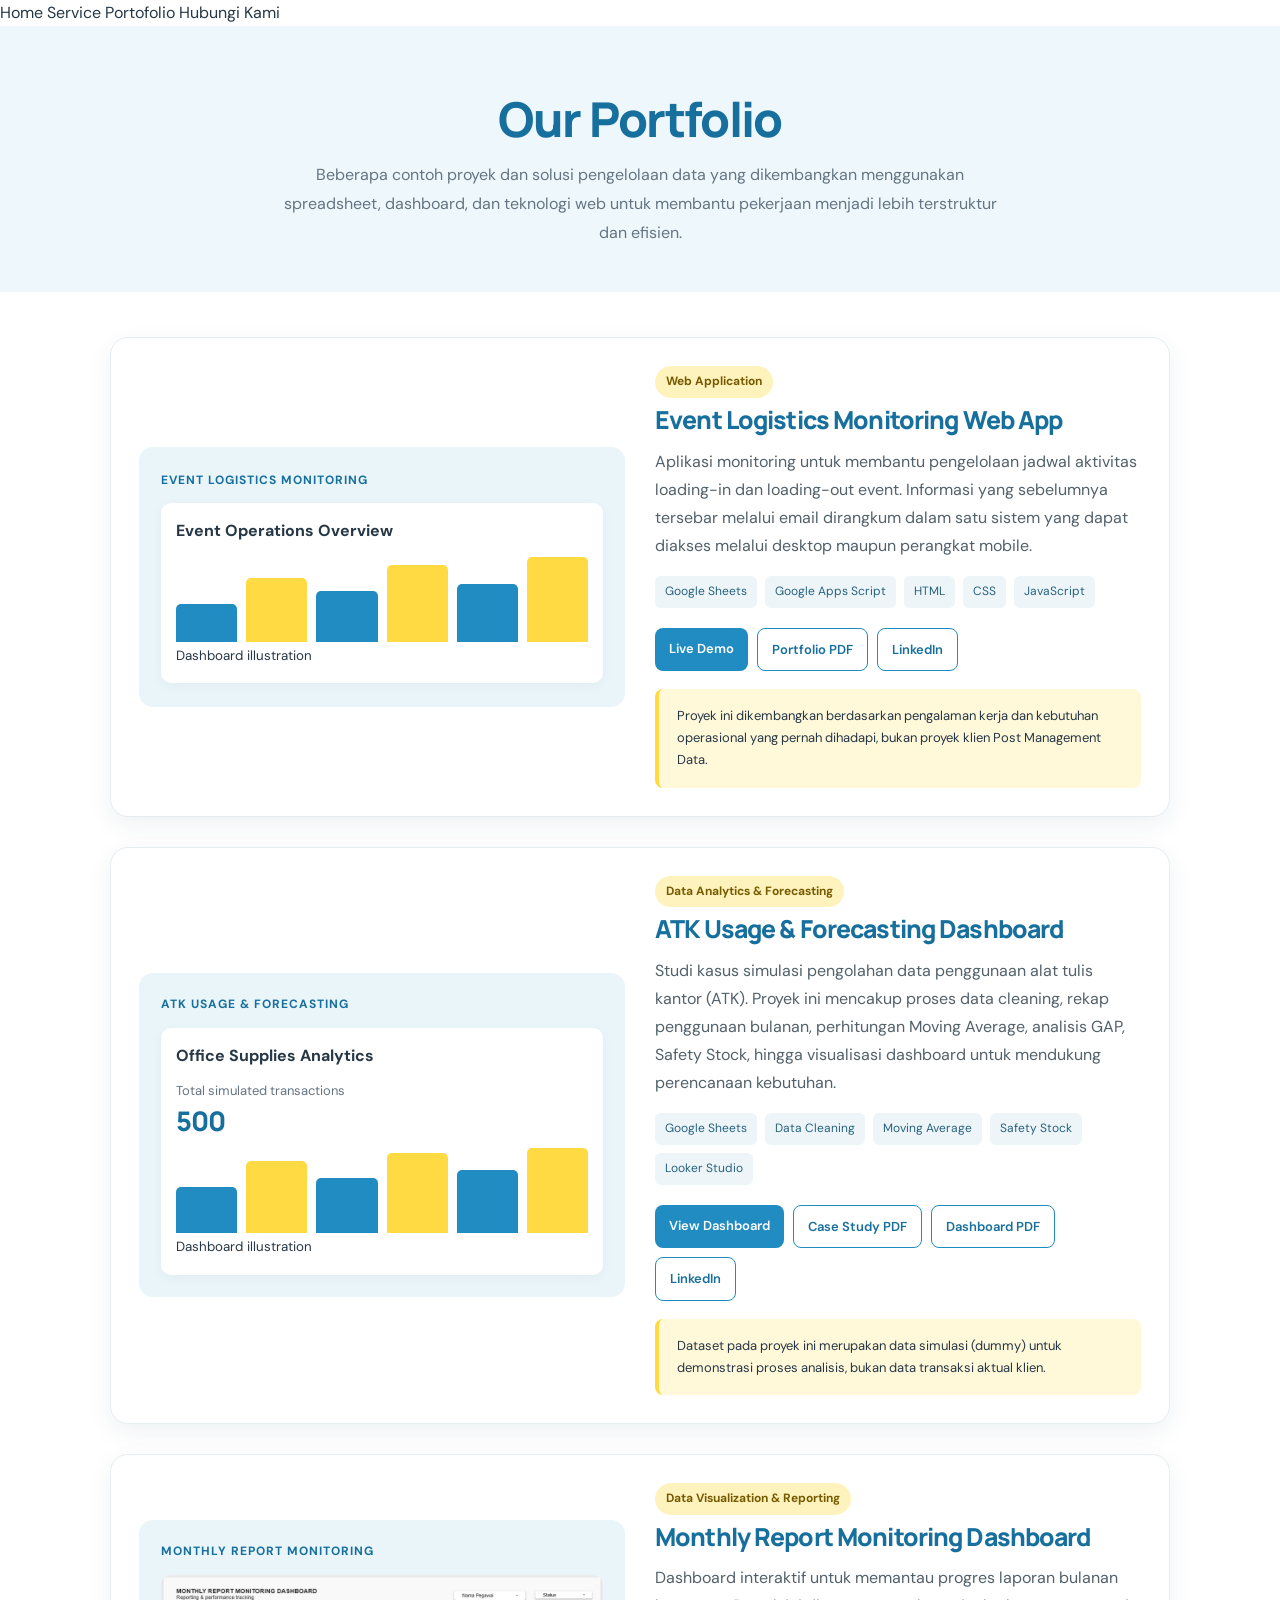
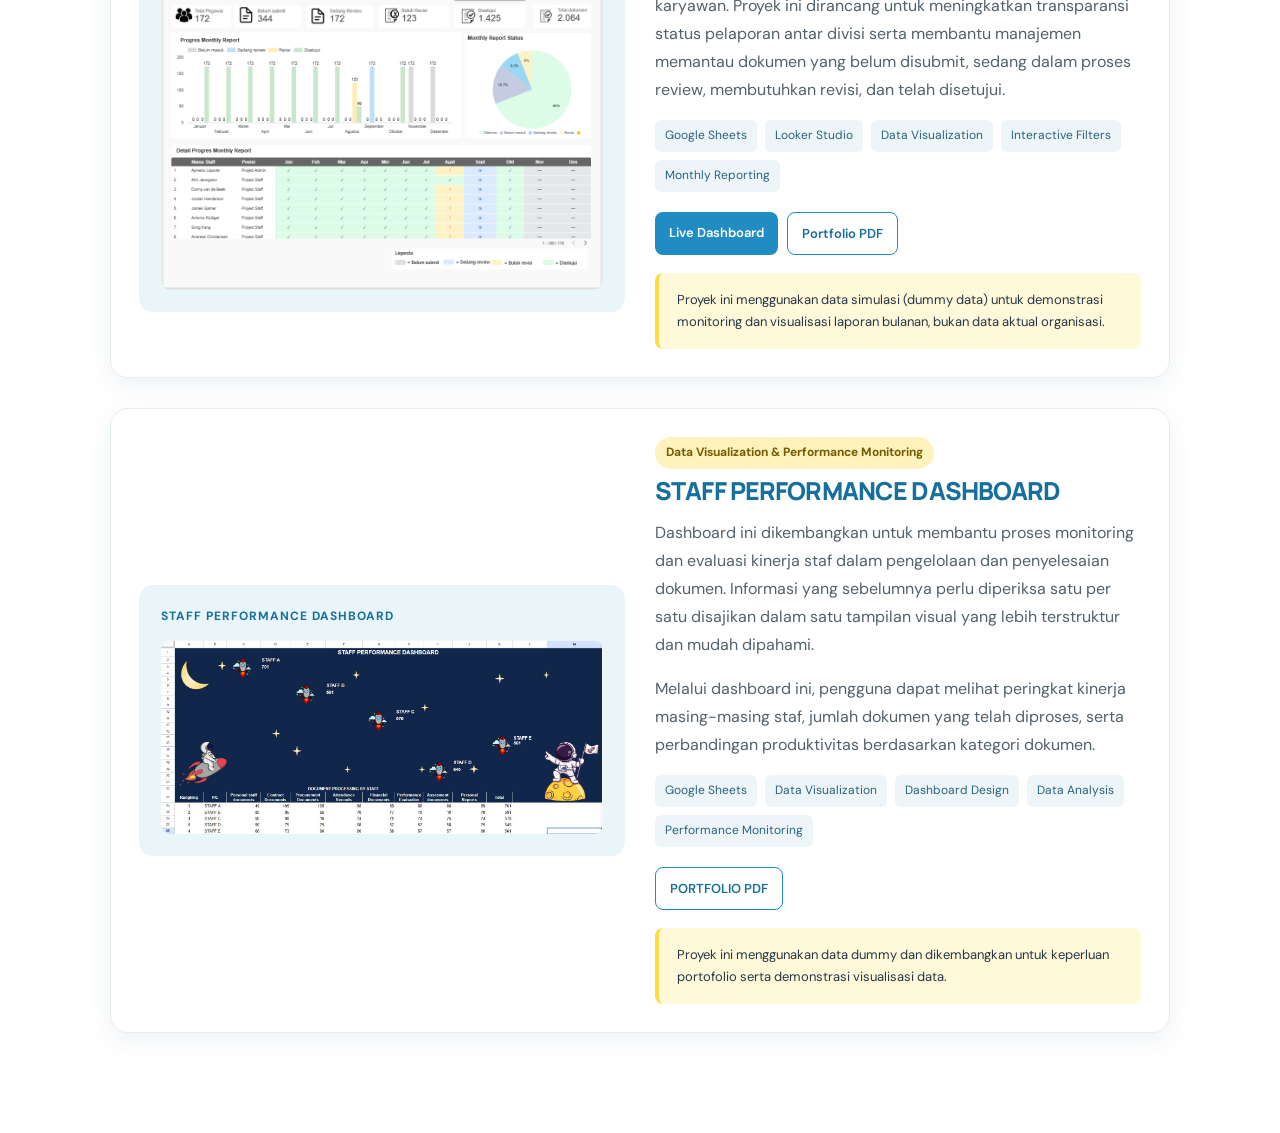
<file: portfolio.html>
<!DOCTYPE html>
<html lang="id">
<head>
  <meta charset="UTF-8">
  <meta name="viewport" content="width=device-width, initial-scale=1.0">
  <title>Portofolio | Post Management Data</title>
  <link rel="stylesheet" href="assets/css/style.css">

  <style>
    .portfolio-hero {
      padding: 65px 20px 45px;
      text-align: center;
      background: #eef8fc;
    }

    .portfolio-hero h1 {
      color: #176f9d;
      font-size: clamp(2rem, 5vw, 3rem);
      margin-bottom: 14px;
    }

    .portfolio-hero p {
      max-width: 720px;
      margin: auto;
      line-height: 1.8;
    }

    .portfolio-container {
      max-width: 1100px;
      margin: auto;
      padding: 45px 20px 70px;
    }

    .project-card {
      display: grid;
      grid-template-columns: 1fr 1fr;
      gap: 30px;
      align-items: center;
      padding: 28px;
      margin-bottom: 30px;
      background: #fff;
      border: 1px solid #e5edf1;
      border-radius: 18px;
      box-shadow: 0 8px 25px rgba(20, 70, 95, .07);
    }

    .project-visual {
      min-height: 260px;
      padding: 22px;
      border-radius: 14px;
      background: #eaf5fa;
      display: flex;
      flex-direction: column;
      justify-content: center;
      gap: 13px;
      overflow: hidden;
    }

    .project-visual img {
      width: 100%;
      height: auto;
      display: block;
      object-fit: contain;
      border-radius: 9px;
      background: white;
    }

    .visual-label {
      font-size: 12px;
      font-weight: 700;
      color: #176f9d;
      letter-spacing: 1px;
    }

    .visual-panel {
      background: white;
      border-radius: 10px;
      padding: 15px;
      box-shadow: 0 3px 12px rgba(0,0,0,.04);
    }

    .visual-bars {
      display: flex;
      align-items: end;
      gap: 9px;
      height: 85px;
      margin-top: 12px;
    }

    .visual-bars span {
      flex: 1;
      background: #218cc1;
      border-radius: 5px 5px 0 0;
    }

    .visual-bars span:nth-child(2n) {
      background: #ffda42;
    }

    .project-content h2 {
      color: #176f9d;
      margin: 8px 0 13px;
      font-size: 1.55rem;
    }

    .project-content p {
      line-height: 1.75;
      color: #52616a;
    }

    .project-type {
      display: inline-block;
      background: #fff3bd;
      color: #765b00;
      padding: 6px 11px;
      border-radius: 20px;
      font-size: 12px;
      font-weight: 700;
    }

    .project-tags {
      display: flex;
      flex-wrap: wrap;
      gap: 8px;
      margin: 16px 0 20px;
    }

    .project-tags span {
      background: #edf5f8;
      color: #28627e;
      border-radius: 6px;
      padding: 6px 10px;
      font-size: 12px;
    }

    .project-links {
      display: flex;
      flex-wrap: wrap;
      gap: 9px;
    }

    .project-links a {
      display: inline-block;
      text-decoration: none;
      padding: 10px 14px;
      border-radius: 8px;
      background: #218cc1;
      color: white;
      font-size: 13px;
      font-weight: 600;
    }

    .project-links a.secondary {
      background: #fff;
      color: #176f9d;
      border: 1px solid #218cc1;
    }

    .portfolio-note {
      background: #fff8d9;
      border-left: 4px solid #ffda42;
      padding: 16px 18px;
      border-radius: 8px;
      font-size: 13px;
      line-height: 1.7;
      margin-top: 18px;
    }

    .portfolio-cta {
      text-align: center;
      background: #176f9d;
      color: white;
      padding: 45px 20px;
    }

    .portfolio-cta h2 {
      margin-bottom: 10px;
    }

    .portfolio-cta a {
      display: inline-block;
      margin-top: 15px;
      padding: 12px 20px;
      border-radius: 8px;
      background: #ffda42;
      color: #17445b;
      font-weight: 700;
      text-decoration: none;
    }

    @media(max-width: 760px) {
      .project-card {
        grid-template-columns: 1fr;
        padding: 18px;
      }

      .project-visual {
        min-height: 220px;
      }
    }
  </style>
</head>

<body>

<header>
  <nav>
    <a href="index.html">Home</a>
    <a href="services.html">Service</a>
    <a href="portfolio.html">Portofolio</a>
    <a href="contact.html">Hubungi Kami</a>
  </nav>
</header>

<section class="portfolio-hero">
  <h1>Our Portfolio</h1>
  <p>
    Beberapa contoh proyek dan solusi pengelolaan data yang dikembangkan
    menggunakan spreadsheet, dashboard, dan teknologi web untuk membantu
    pekerjaan menjadi lebih terstruktur dan efisien.
  </p>
</section>

<main class="portfolio-container">

  <!-- PROJECT 1: EVENT LOGISTICS -->

  <article class="project-card">

    <div class="project-visual">
      <div class="visual-label">
        EVENT LOGISTICS MONITORING
      </div>

      <div class="visual-panel">
        <strong>Event Operations Overview</strong>

        <div class="visual-bars">
          <span style="height:45%"></span>
          <span style="height:75%"></span>
          <span style="height:60%"></span>
          <span style="height:90%"></span>
          <span style="height:68%"></span>
          <span style="height:100%"></span>
        </div>

        <small>Dashboard illustration</small>
      </div>
    </div>

    <div class="project-content">

      <span class="project-type">Web Application</span>

      <h2>Event Logistics Monitoring Web App</h2>

      <p>
        Aplikasi monitoring untuk membantu pengelolaan jadwal aktivitas
        loading-in dan loading-out event. Informasi yang sebelumnya tersebar
        melalui email dirangkum dalam satu sistem yang dapat diakses melalui
        desktop maupun perangkat mobile.
      </p>

      <div class="project-tags">
        <span>Google Sheets</span>
        <span>Google Apps Script</span>
        <span>HTML</span>
        <span>CSS</span>
        <span>JavaScript</span>
      </div>

      <div class="project-links">
        <a href="https://postmanagementdata.github.io/kalender-operasional-ga/"
           target="_blank" rel="noopener">
          Live Demo
        </a>

        <a class="secondary"
           href="docs/event-logistics-portfolio.pdf"
           target="_blank" rel="noopener">
          Portfolio PDF
        </a>

        <a class="secondary"
           href="https://lnkd.in/p/gC78kZQ8"
           target="_blank" rel="noopener">
          LinkedIn
        </a>
      </div>

      <div class="portfolio-note">
        Proyek ini dikembangkan berdasarkan pengalaman kerja dan kebutuhan
        operasional yang pernah dihadapi, bukan proyek klien Post Management Data.
      </div>

    </div>
  </article>


  <!-- PROJECT 2: ATK FORECASTING -->

  <article class="project-card">

    <div class="project-visual">
      <div class="visual-label">
        ATK USAGE & FORECASTING
      </div>

      <div class="visual-panel">
        <strong>Office Supplies Analytics</strong>

        <p style="font-size:13px;margin:10px 0 0;">
          Total simulated transactions
        </p>

        <h2 style="font-size:27px;color:#176f9d;margin:4px 0;">
          500
        </h2>

        <div class="visual-bars">
          <span style="height:55%"></span>
          <span style="height:85%"></span>
          <span style="height:65%"></span>
          <span style="height:95%"></span>
          <span style="height:75%"></span>
          <span style="height:100%"></span>
        </div>

        <small>Dashboard illustration</small>
      </div>
    </div>

    <div class="project-content">

      <span class="project-type">Data Analytics & Forecasting</span>

      <h2>ATK Usage & Forecasting Dashboard</h2>

      <p>
        Studi kasus simulasi pengolahan data penggunaan alat tulis kantor
        (ATK). Proyek ini mencakup proses data cleaning, rekap penggunaan
        bulanan, perhitungan Moving Average, analisis GAP, Safety Stock,
        hingga visualisasi dashboard untuk mendukung perencanaan kebutuhan.
      </p>

      <div class="project-tags">
        <span>Google Sheets</span>
        <span>Data Cleaning</span>
        <span>Moving Average</span>
        <span>Safety Stock</span>
        <span>Looker Studio</span>
      </div>

      <div class="project-links">
        <a href="https://datastudio.google.com/s/op3V52fbCAQ"
           target="_blank" rel="noopener">
          View Dashboard
        </a>

        <a class="secondary"
           href="docs/atk-case-study.pdf"
           target="_blank" rel="noopener">
          Case Study PDF
        </a>

        <a class="secondary"
           href="docs/atk-dashboard-report.pdf"
           target="_blank" rel="noopener">
          Dashboard PDF
        </a>

        <a class="secondary"
           href="https://lnkd.in/p/gTGigGhF"
           target="_blank" rel="noopener">
          LinkedIn
        </a>
      </div>

      <div class="portfolio-note">
        Dataset pada proyek ini merupakan data simulasi (dummy) untuk
        demonstrasi proses analisis, bukan data transaksi aktual klien.
      </div>

    </div>
  </article>


  <!-- PROJECT 3: MONTHLY REPORT MONITORING -->

  <article class="project-card">

    <div class="project-visual">

      <div class="visual-label">
        MONTHLY REPORT MONITORING
      </div>

      <img
        src="assets/img/monthly-report-dashboard.PNG"
        alt="Monthly Report Monitoring Dashboard"
        loading="lazy"
      >

    </div>

    <div class="project-content">

      <span class="project-type">
        Data Visualization & Reporting
      </span>

      <h2>Monthly Report Monitoring Dashboard</h2>

      <p>
        Dashboard interaktif untuk memantau progres laporan bulanan karyawan.
        Proyek ini dirancang untuk meningkatkan transparansi status pelaporan
        antar divisi serta membantu manajemen memantau dokumen yang belum
        disubmit, sedang dalam proses review, membutuhkan revisi, dan telah
        disetujui.
      </p>

      <div class="project-tags">
        <span>Google Sheets</span>
        <span>Looker Studio</span>
        <span>Data Visualization</span>
        <span>Interactive Filters</span>
        <span>Monthly Reporting</span>
      </div>

      <div class="project-links">

        <a href="https://datastudio.google.com/reporting/31e985d2-84d7-46d0-b763-68fbdd7af6d4"
           target="_blank" rel="noopener">
          Live Dashboard
        </a>

        <a class="secondary"
           href="docs/monthly-report-dashboard.pdf"
           target="_blank" rel="noopener">
          Portfolio PDF
        </a>

      </div>

      <div class="portfolio-note">
        Proyek ini menggunakan data simulasi (dummy data) untuk demonstrasi
        monitoring dan visualisasi laporan bulanan, bukan data aktual organisasi.
      </div>

    </div>
  </article>


  <!-- PROJECT 4: STAFF PERFORMANCE DASHBOARD -->

<article class="project-card">

  <div class="project-visual">

    <div class="visual-label">
      STAFF PERFORMANCE DASHBOARD
    </div>

    <img
      src="assets/img/staff-performance-dashboard.JPG"
      alt="Staff Performance Dashboard"
      loading="lazy"
    >

  </div>

  <div class="project-content">

    <span class="project-type">
      Data Visualization & Performance Monitoring
    </span>

    <h2>STAFF PERFORMANCE DASHBOARD</h2>

    <p>
      Dashboard ini dikembangkan untuk membantu proses monitoring dan
      evaluasi kinerja staf dalam pengelolaan dan penyelesaian dokumen.
      Informasi yang sebelumnya perlu diperiksa satu per satu disajikan
      dalam satu tampilan visual yang lebih terstruktur dan mudah dipahami.
    </p>

    <p>
      Melalui dashboard ini, pengguna dapat melihat peringkat kinerja
      masing-masing staf, jumlah dokumen yang telah diproses, serta
      perbandingan produktivitas berdasarkan kategori dokumen.
    </p>

    <div class="project-tags">
      <span>Google Sheets</span>
      <span>Data Visualization</span>
      <span>Dashboard Design</span>
      <span>Data Analysis</span>
      <span>Performance Monitoring</span>
    </div>

    <div class="project-links">

      <a class="secondary"
         href="docs/staff-performance-dashboard.pdf"
         target="_blank"
         rel="noopener">
        PORTFOLIO PDF
      </a>

    </div>

    <div class="portfolio-note">
      Proyek ini menggunakan data dummy dan dikembangkan untuk keperluan
      portofolio serta demonstrasi visualisasi data.
    </div>

  </div>

</article>
</file>
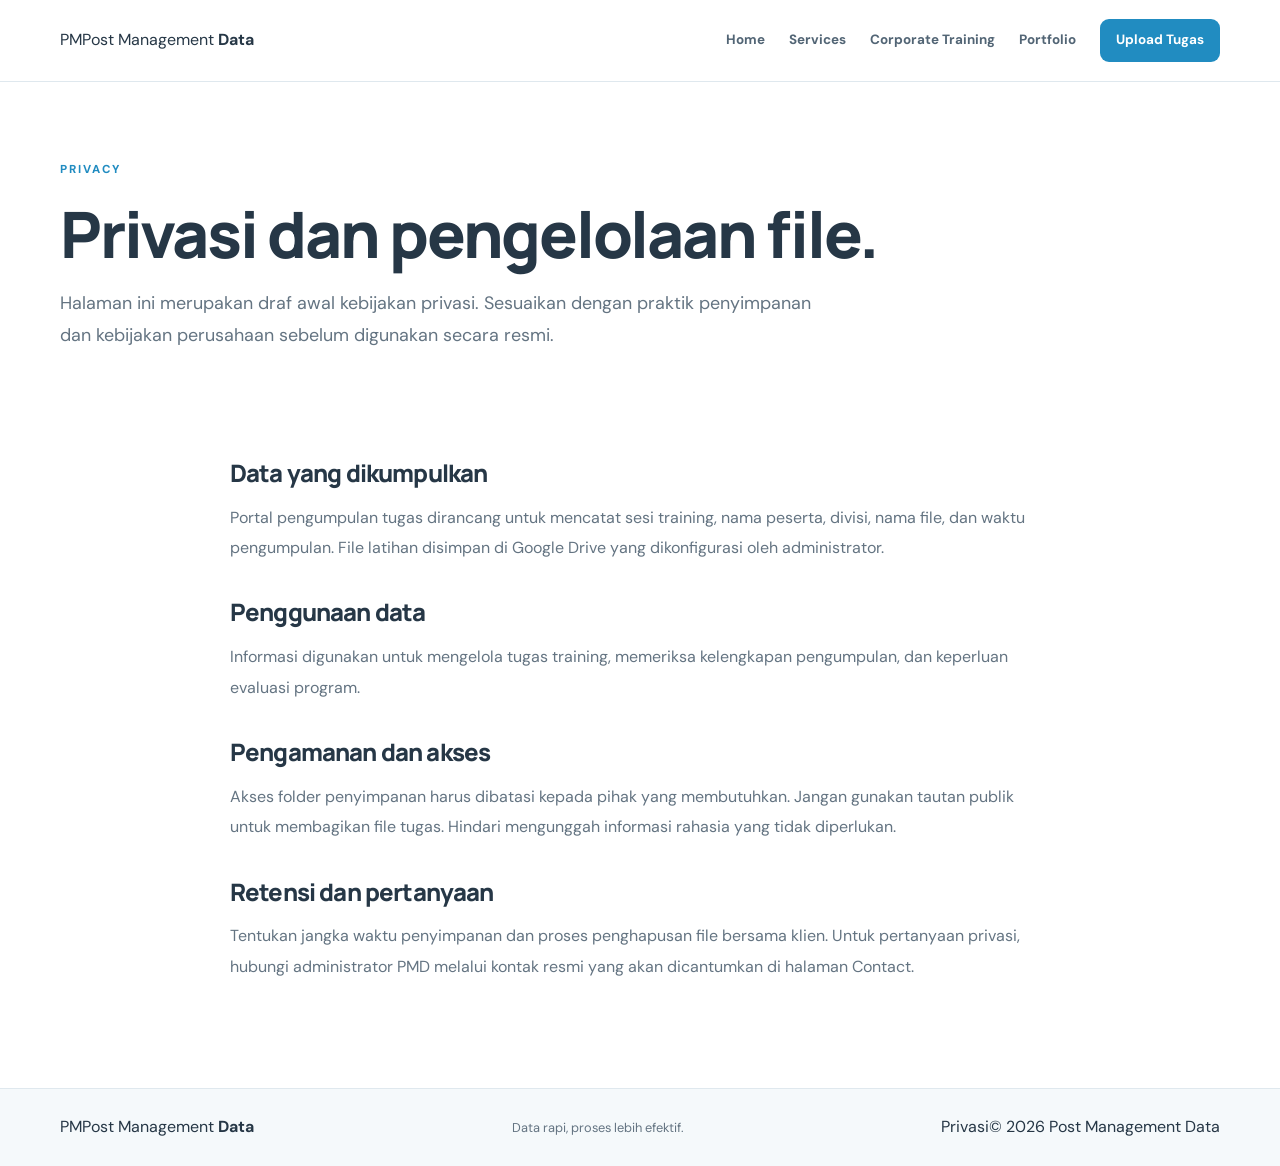
<file: privacy.html>
<!DOCTYPE html>
<html lang="id"><head><meta charset="UTF-8"><meta name="viewport" content="width=device-width, initial-scale=1.0"><title>Privasi | Post Management Data</title><link rel="stylesheet" href="assets/css/style.css"><script src="assets/js/main.js" defer></script></head>
<body><header class="site-header"><a class="brand" href="index.html"><span class="brand-mark">PM</span><span>Post Management <b>Data</b></span></a><button class="menu-toggle" aria-label="Buka menu" aria-expanded="false">☰</button><nav class="site-nav"><a href="index.html">Home</a><a href="services.html">Services</a><a href="training.html">Corporate Training</a><a href="portfolio.html">Portfolio</a><a class="nav-cta" href="upload.html">Upload Tugas</a></nav></header>
<main><section class="page-hero section-wrap"><p class="eyebrow">PRIVACY</p><h1>Privasi dan pengelolaan file.</h1><p class="lead">Halaman ini merupakan draf awal kebijakan privasi. Sesuaikan dengan praktik penyimpanan dan kebijakan perusahaan sebelum digunakan secara resmi.</p></section><section class="section-wrap legal-copy"><h2>Data yang dikumpulkan</h2><p>Portal pengumpulan tugas dirancang untuk mencatat sesi training, nama peserta, divisi, nama file, dan waktu pengumpulan. File latihan disimpan di Google Drive yang dikonfigurasi oleh administrator.</p><h2>Penggunaan data</h2><p>Informasi digunakan untuk mengelola tugas training, memeriksa kelengkapan pengumpulan, dan keperluan evaluasi program.</p><h2>Pengamanan dan akses</h2><p>Akses folder penyimpanan harus dibatasi kepada pihak yang membutuhkan. Jangan gunakan tautan publik untuk membagikan file tugas. Hindari mengunggah informasi rahasia yang tidak diperlukan.</p><h2>Retensi dan pertanyaan</h2><p>Tentukan jangka waktu penyimpanan dan proses penghapusan file bersama klien. Untuk pertanyaan privasi, hubungi administrator PMD melalui kontak resmi yang akan dicantumkan di halaman Contact.</p></section></main><footer class="site-footer"><div class="section-wrap footer-inner"><a class="brand footer-brand" href="index.html"><span class="brand-mark">PM</span><span>Post Management <b>Data</b></span></a><p>Data rapi, proses lebih efektif.</p><div><a href="privacy.html">Privasi</a><span>© <span data-year></span> Post Management Data</span></div></div></footer></body></html>
</file>
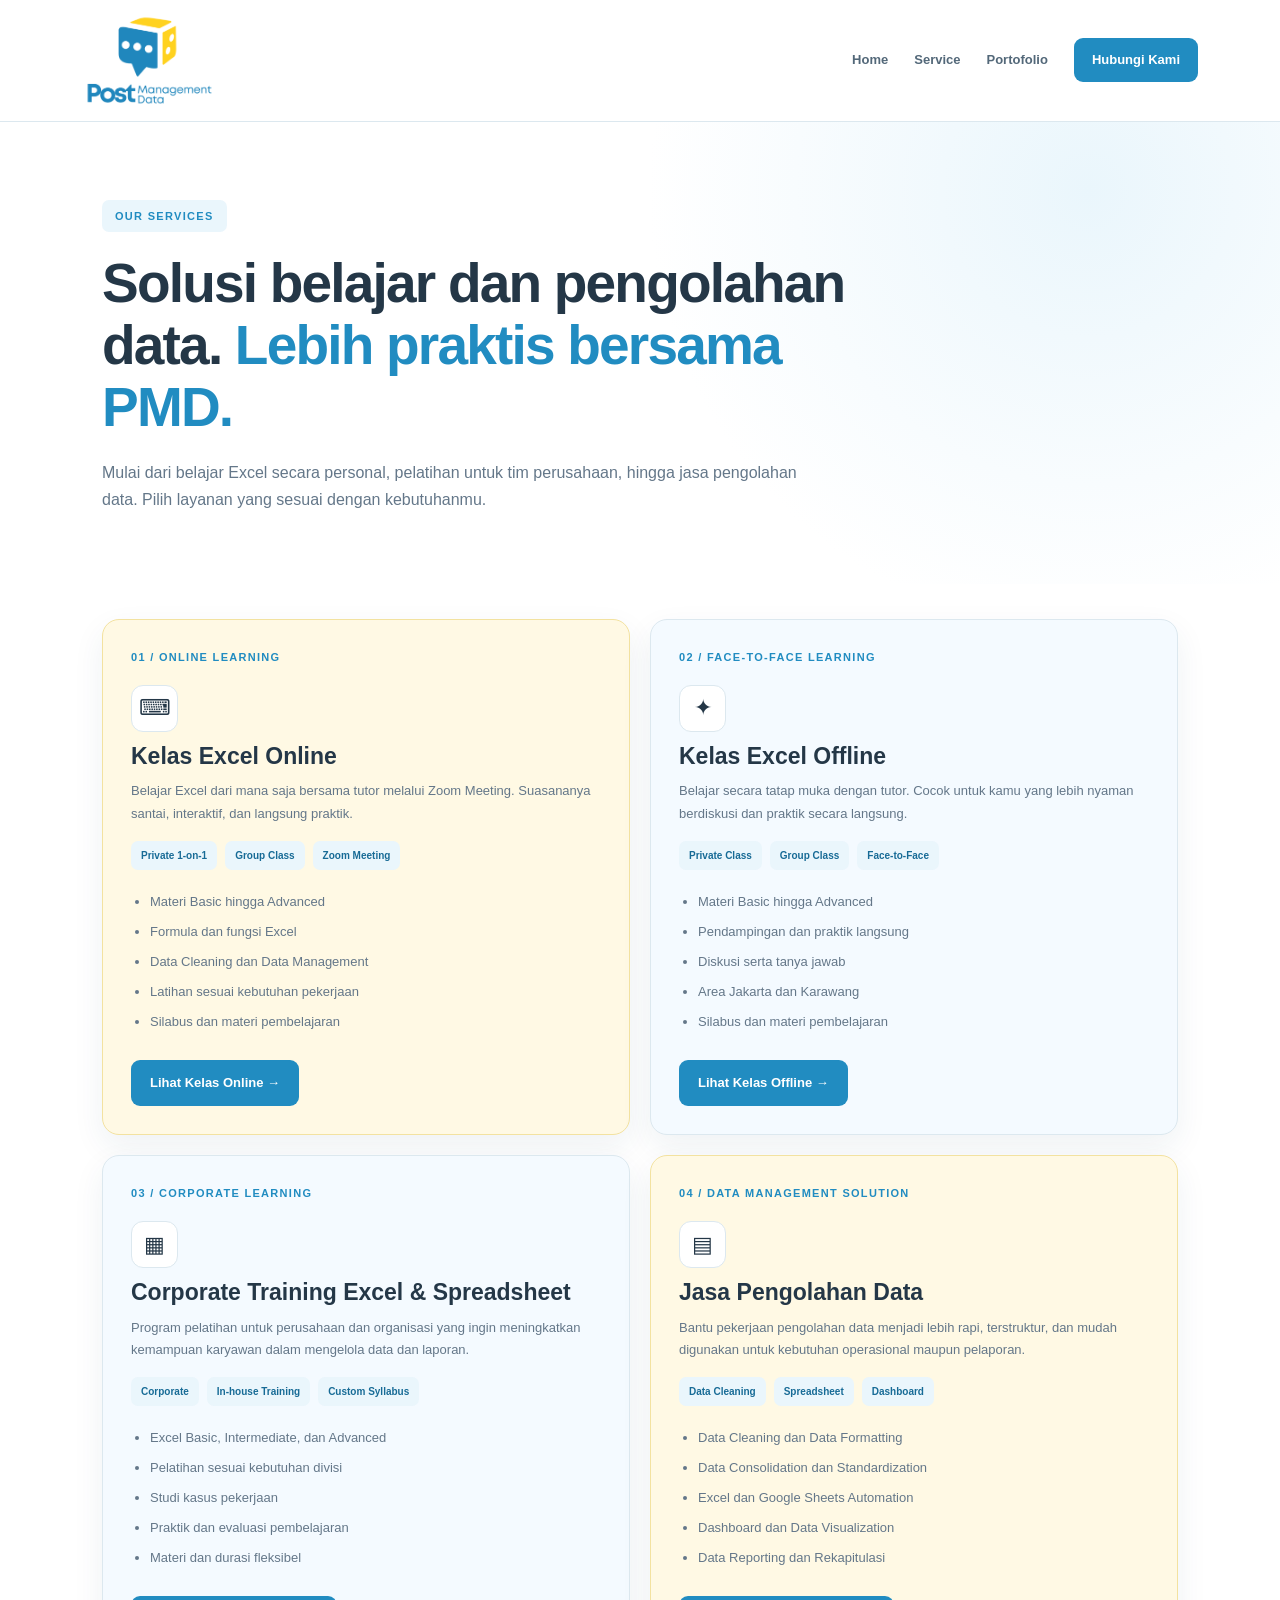
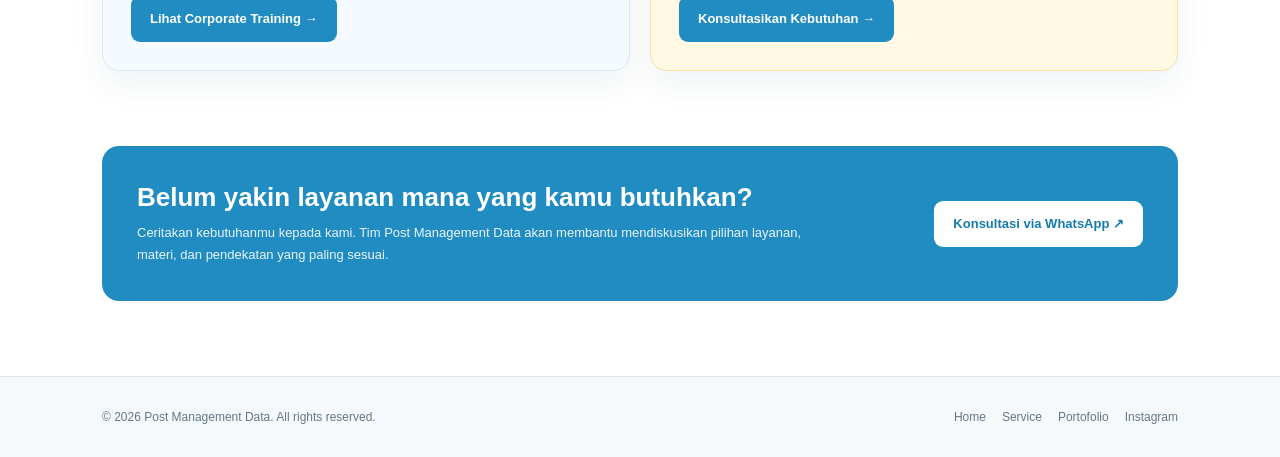
<file: services.html>
<!DOCTYPE html>
<html lang="id">
<head>
<meta charset="UTF-8">
<meta name="viewport" content="width=device-width, initial-scale=1.0">
<meta name="description" content="Layanan Post Management Data: Kelas Excel Online, Kelas Excel Offline, Corporate Training, dan Jasa Pengolahan Data.">
<title>Services | Post Management Data</title>

<style>
:root{
  --ink:#243747;
  --muted:#647789;
  --line:#dce8ef;
  --blue:#218cc1;
  --blue-dark:#167bad;
  --blue-soft:#eaf6fc;
  --yellow:#ffda42;
  --soft:#f3f9fc;
  --shadow:0 12px 32px rgba(31,72,96,.07);
}
*{box-sizing:border-box}
html{scroll-behavior:smooth;scroll-padding-top:100px}
body{
  margin:0;background:#fff;color:var(--ink);
  font-family:Arial,Helvetica,sans-serif;line-height:1.7
}
a{text-decoration:none;color:inherit}
.container{max-width:1120px;margin:auto;padding:0 22px}

/* NAVIGATION */
.nav{
  position:sticky;top:0;z-index:100;background:#fff;
  border-bottom:1px solid var(--line)
}
.nav-inner{
  max-width:1160px;margin:auto;padding:12px 22px;
  display:flex;align-items:center;gap:20px
}
.logo img{width:135px;height:auto;display:block}
.nav-links{margin-left:auto;display:flex;align-items:center;gap:26px}
.nav-links a{font-size:13px;font-weight:700;color:#536879}
.nav-links a:hover{color:var(--blue)}
.nav-links .contact-link{
  background:var(--blue);color:#fff;padding:11px 18px;border-radius:9px
}
.menu-btn{
  display:none;border:1px solid var(--line);background:#fff;
  border-radius:8px;padding:7px 11px;font-size:20px
}

/* INTRO */
.hero{
  padding:78px 0 55px;
  background:radial-gradient(circle at 85% 15%,#eaf6fc 0,transparent 38%)
}
.hero-content{max-width:800px}
.eyebrow{
  display:inline-block;background:var(--blue-soft);color:var(--blue);
  padding:7px 13px;border-radius:7px;font-size:11px;
  font-weight:800;letter-spacing:1.3px
}
.hero h1{
  font-size:clamp(38px,5vw,55px);line-height:1.13;
  letter-spacing:-1.8px;margin:20px 0
}
.hero h1 span{color:var(--blue)}
.hero p{font-size:16px;color:var(--muted);max-width:700px}

/* SERVICE CARDS */
.services{padding:35px 0 75px}
.service-grid{display:grid;grid-template-columns:repeat(2,1fr);gap:20px}
.service-card{
  position:relative;border:1px solid var(--line);
  border-radius:17px;padding:28px;background:#fff;
  box-shadow:var(--shadow);display:flex;flex-direction:column
}
.service-card.yellow{background:#fff9e4;border-color:#f3e2a0}
.service-card.blue{background:#f4faff}
.service-number{
  font-size:11px;font-weight:800;color:var(--blue);
  letter-spacing:1.3px
}
.service-icon{
  width:47px;height:47px;display:grid;place-items:center;
  background:#fff;border:1px solid var(--line);
  border-radius:12px;font-size:22px;margin:18px 0 10px
}
.service-card h2{font-size:23px;line-height:1.25;margin:0 0 10px}
.service-card p{font-size:13px;color:var(--muted);margin:0 0 16px}
.tags{display:flex;gap:8px;flex-wrap:wrap;margin-bottom:17px}
.tags span{
  background:var(--blue-soft);color:#176b96;
  padding:6px 10px;border-radius:7px;
  font-size:10px;font-weight:700
}
.service-card ul{
  padding-left:19px;color:var(--muted);
  font-size:13px;margin:0 0 23px
}
.service-card li{padding:4px 0}
.card-bottom{margin-top:auto}
.btn{
  display:inline-flex;align-items:center;justify-content:center;
  padding:12px 19px;border-radius:9px;
  background:var(--blue);color:#fff;
  font-size:13px;font-weight:750;transition:.2s
}
.btn:hover{background:var(--blue-dark);transform:translateY(-2px)}

/* CUSTOM MESSAGE */
.custom-section{padding:0 0 75px}
.custom-box{
  background:var(--blue);color:#fff;border-radius:17px;
  padding:35px;display:flex;justify-content:space-between;
  align-items:center;gap:25px
}
.custom-box h2{font-size:26px;line-height:1.25;margin:0 0 8px}
.custom-box p{font-size:13px;color:#e8f5fb;margin:0;max-width:680px}
.custom-box .btn{background:#fff;color:var(--blue-dark);white-space:nowrap}

/* FOOTER */
footer{
  background:#f5f9fc;border-top:1px solid var(--line);
  padding:30px 0
}
.footer-inner{
  display:flex;justify-content:space-between;
  gap:15px;flex-wrap:wrap;font-size:12px;color:var(--muted)
}
.footer-links{display:flex;gap:16px;flex-wrap:wrap}
.footer-links a:hover{color:var(--blue)}

@media(max-width:760px){
  .service-grid{grid-template-columns:1fr}
  .custom-box{flex-direction:column;align-items:flex-start}
}
@media(max-width:620px){
  .nav-inner{flex-wrap:wrap}
  .menu-btn{display:block;margin-left:auto}
  .nav-links{
    display:none;order:3;width:100%;margin:0;
    flex-direction:column;align-items:stretch;gap:5px
  }
  .nav-links.open{display:flex}
  .nav-links a{padding:10px}
  .hero{padding:55px 0 35px}
  .service-card{padding:23px}
  .custom-box{padding:25px}
}
</style>
</head>

<body>

<header class="nav">
  <div class="nav-inner">
    <a href="index.html" class="logo">
      <img src="assets/img/logo-pmd.png" alt="Post Management Data">
    </a>

    <button class="menu-btn" id="menuBtn" aria-label="Buka menu" aria-expanded="false">☰</button>

    <nav class="nav-links" id="navLinks">
      <a href="index.html">Home</a>
      <a href="services.html">Service</a>
      <a href="portfolio.html">Portofolio</a>
      <a href="contact.html" class="contact-link">Hubungi Kami</a>
    </nav>
  </div>
</header>

<main>

<section class="hero">
  <div class="container">
    <div class="hero-content">
      <span class="eyebrow">OUR SERVICES</span>
      <h1>Solusi belajar dan pengolahan data. <span>Lebih praktis bersama PMD.</span></h1>
      <p>
        Mulai dari belajar Excel secara personal, pelatihan untuk tim perusahaan,
        hingga jasa pengolahan data. Pilih layanan yang sesuai dengan kebutuhanmu.
      </p>
    </div>
  </div>
</section>

<section class="services">
<div class="container">

  <div class="service-grid">

    <!-- ONLINE CLASS -->
    <article class="service-card yellow" id="kelas-online">
      <span class="service-number">01 / ONLINE LEARNING</span>
      <div class="service-icon">⌨</div>
      <h2>Kelas Excel Online</h2>
      <p>
        Belajar Excel dari mana saja bersama tutor melalui Zoom Meeting.
        Suasananya santai, interaktif, dan langsung praktik.
      </p>
      <div class="tags">
        <span>Private 1-on-1</span>
        <span>Group Class</span>
        <span>Zoom Meeting</span>
      </div>
      <ul>
        <li>Materi Basic hingga Advanced</li>
        <li>Formula dan fungsi Excel</li>
        <li>Data Cleaning dan Data Management</li>
        <li>Latihan sesuai kebutuhan pekerjaan</li>
        <li>Silabus dan materi pembelajaran</li>
      </ul>
      <div class="card-bottom">
        <a class="btn" href="kelas-online.html">Lihat Kelas Online →</a>
      </div>
    </article>

    <!-- OFFLINE CLASS -->
    <article class="service-card blue" id="kelas-offline">
      <span class="service-number">02 / FACE-TO-FACE LEARNING</span>
      <div class="service-icon">✦</div>
      <h2>Kelas Excel Offline</h2>
      <p>
        Belajar secara tatap muka dengan tutor. Cocok untuk kamu yang
        lebih nyaman berdiskusi dan praktik secara langsung.
      </p>
      <div class="tags">
        <span>Private Class</span>
        <span>Group Class</span>
        <span>Face-to-Face</span>
      </div>
      <ul>
        <li>Materi Basic hingga Advanced</li>
        <li>Pendampingan dan praktik langsung</li>
        <li>Diskusi serta tanya jawab</li>
        <li>Area Jakarta dan Karawang</li>
        <li>Silabus dan materi pembelajaran</li>
      </ul>
      <div class="card-bottom">
        <a class="btn" href="kelas-offline.html">Lihat Kelas Offline →</a>
      </div>
    </article>

    <!-- CORPORATE TRAINING -->
    <article class="service-card blue" id="corporate-training">
      <span class="service-number">03 / CORPORATE LEARNING</span>
      <div class="service-icon">▦</div>
      <h2>Corporate Training Excel &amp; Spreadsheet</h2>
      <p>
        Program pelatihan untuk perusahaan dan organisasi yang ingin
        meningkatkan kemampuan karyawan dalam mengelola data dan laporan.
      </p>
      <div class="tags">
        <span>Corporate</span>
        <span>In-house Training</span>
        <span>Custom Syllabus</span>
      </div>
      <ul>
        <li>Excel Basic, Intermediate, dan Advanced</li>
        <li>Pelatihan sesuai kebutuhan divisi</li>
        <li>Studi kasus pekerjaan</li>
        <li>Praktik dan evaluasi pembelajaran</li>
        <li>Materi dan durasi fleksibel</li>
      </ul>
      <div class="card-bottom">
        <a class="btn" href="corporate-training.html">Lihat Corporate Training →</a>
      </div>
    </article>

    <!-- DATA SERVICE -->
    <article class="service-card yellow" id="data-service">
      <span class="service-number">04 / DATA MANAGEMENT SOLUTION</span>
      <div class="service-icon">▤</div>
      <h2>Jasa Pengolahan Data</h2>
      <p>
        Bantu pekerjaan pengolahan data menjadi lebih rapi, terstruktur,
        dan mudah digunakan untuk kebutuhan operasional maupun pelaporan.
      </p>
      <div class="tags">
        <span>Data Cleaning</span>
        <span>Spreadsheet</span>
        <span>Dashboard</span>
      </div>
      <ul>
        <li>Data Cleaning dan Data Formatting</li>
        <li>Data Consolidation dan Standardization</li>
        <li>Excel dan Google Sheets Automation</li>
        <li>Dashboard dan Data Visualization</li>
        <li>Data Reporting dan Rekapitulasi</li>
      </ul>
      <div class="card-bottom">
        <a class="btn" href="contact.html">Konsultasikan Kebutuhan →</a>
      </div>
    </article>

  </div>
</div>
</section>

<section class="custom-section">
<div class="container">
  <div class="custom-box">
    <div>
      <h2>Belum yakin layanan mana yang kamu butuhkan?</h2>
      <p>
        Ceritakan kebutuhanmu kepada kami. Tim Post Management Data
        akan membantu mendiskusikan pilihan layanan, materi, dan
        pendekatan yang paling sesuai.
      </p>
    </div>
    <a class="btn" href="https://wa.me/628217997761?text=Halo%20Post%20Management%20Data%2C%20saya%20ingin%20berkonsultasi%20mengenai%20layanan%20PMD.">
      Konsultasi via WhatsApp ↗
    </a>
  </div>
</div>
</section>

</main>

<footer>
<div class="container footer-inner">
  <span>© <span id="year"></span> Post Management Data. All rights reserved.</span>
  <div class="footer-links">
    <a href="index.html">Home</a>
    <a href="services.html">Service</a>
    <a href="portfolio.html">Portofolio</a>
    <a href="https://www.instagram.com/postmanagementdata/" target="_blank" rel="noopener">Instagram</a>
  </div>
</div>
</footer>

<script>
(function(){
  const menuBtn=document.getElementById("menuBtn");
  const navLinks=document.getElementById("navLinks");

  menuBtn.addEventListener("click",function(){
    const open=navLinks.classList.toggle("open");
    menuBtn.setAttribute("aria-expanded",String(open));
    menuBtn.textContent=open?"✕":"☰";
  });

  navLinks.querySelectorAll("a").forEach(function(link){
    link.addEventListener("click",function(){
      navLinks.classList.remove("open");
      menuBtn.setAttribute("aria-expanded","false");
      menuBtn.textContent="☰";
    });
  });

  document.getElementById("year").textContent=new Date().getFullYear();
})();
</script>

</body>
</html>
</file>
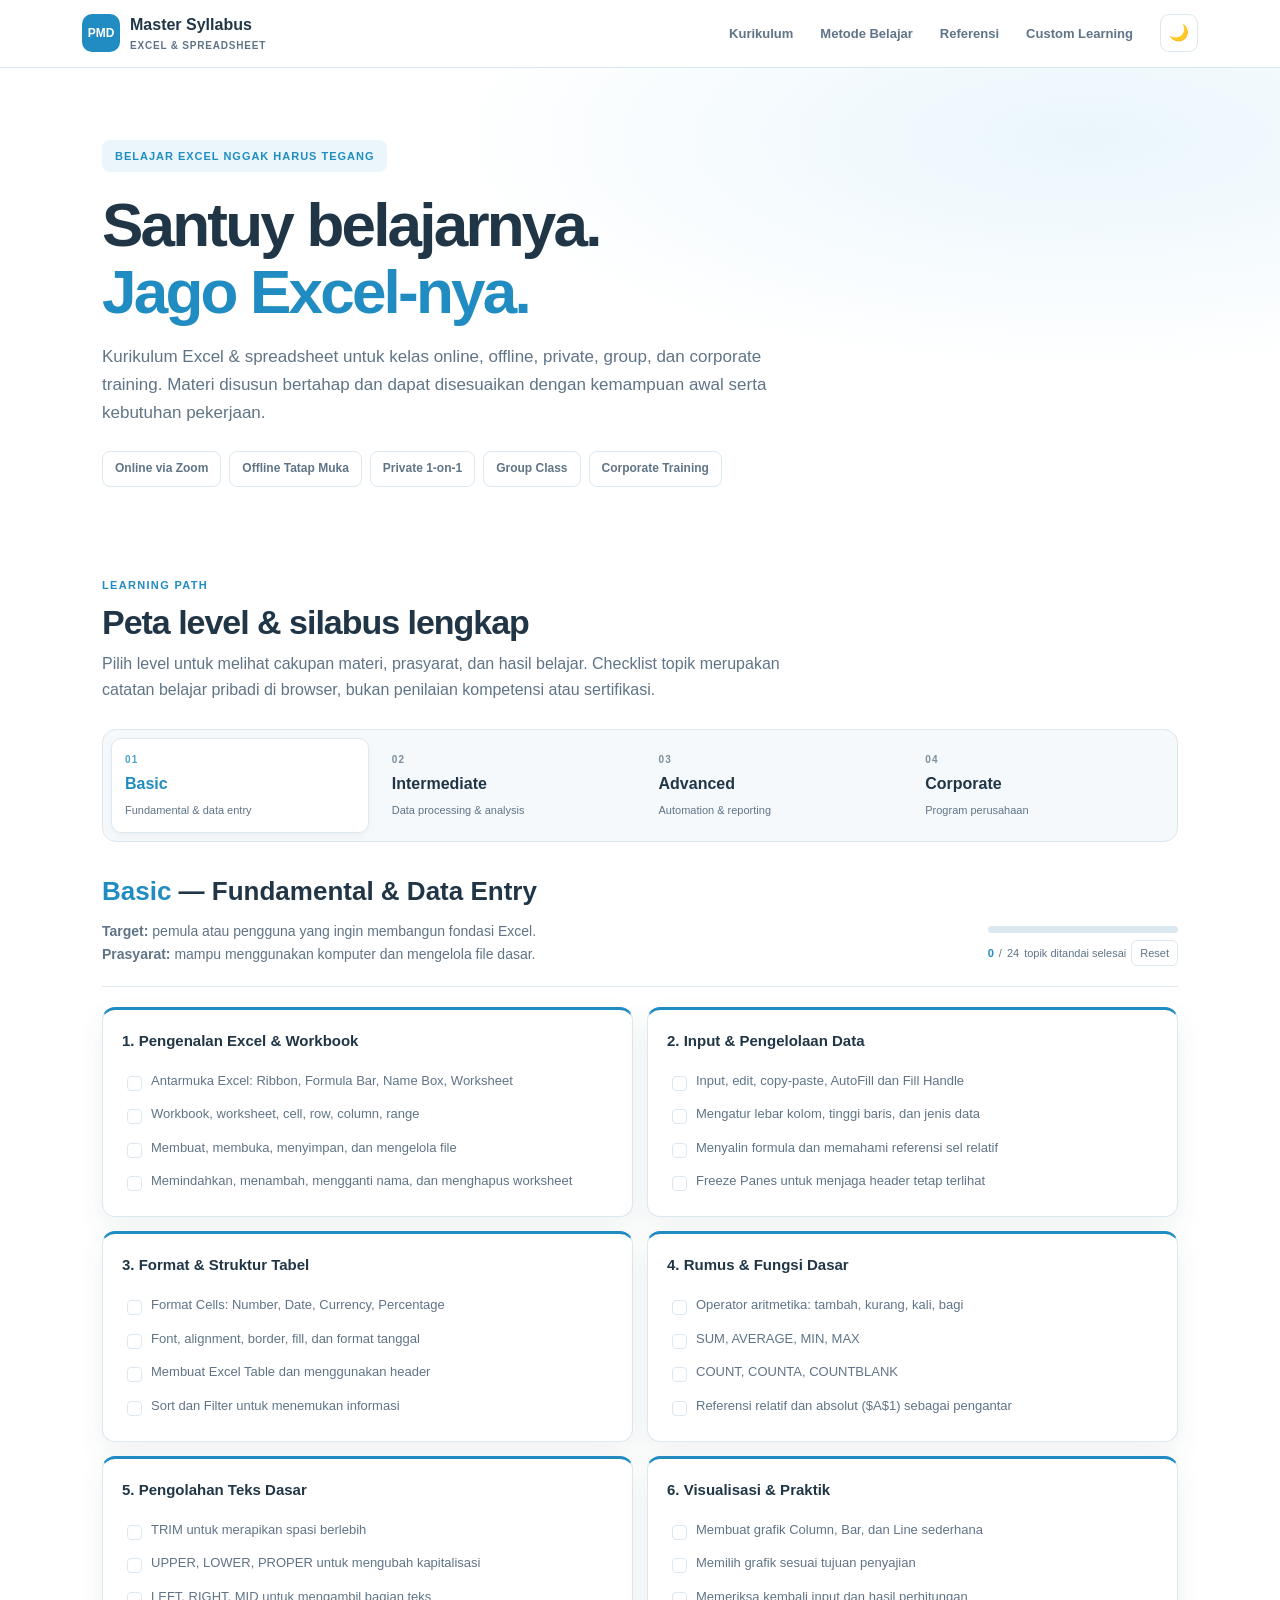
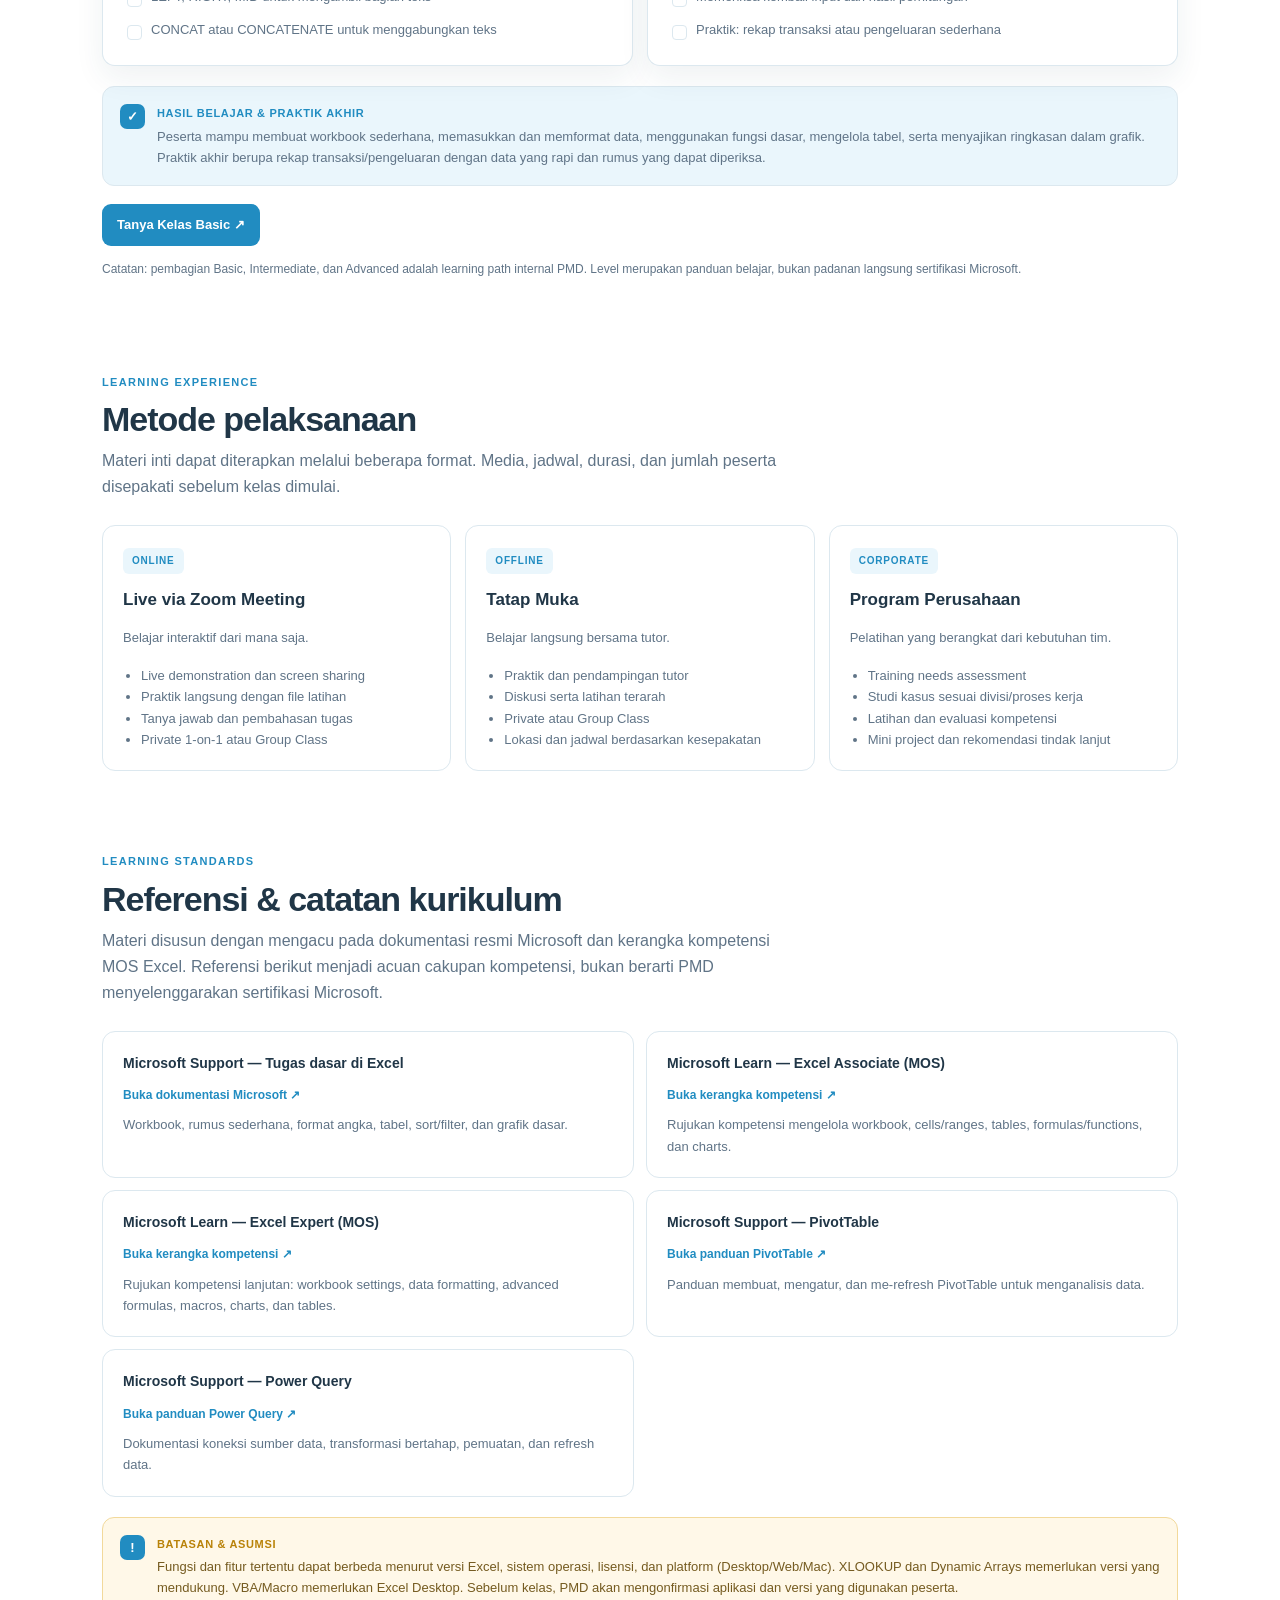
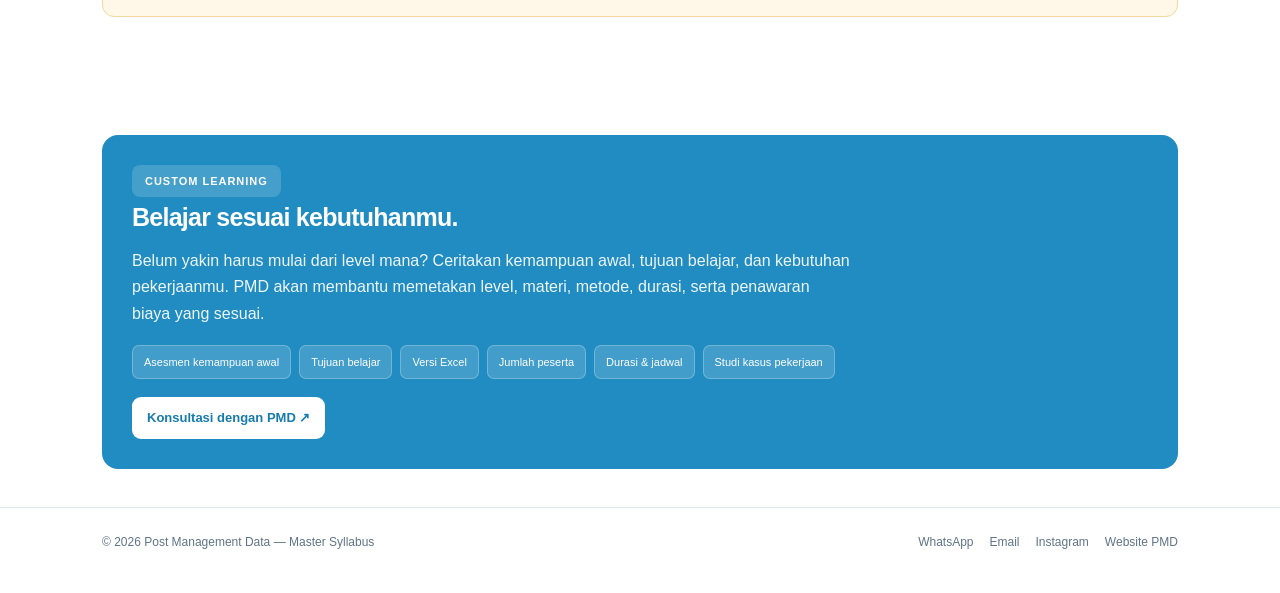
<file: syllabus.html>
<!DOCTYPE html>
<html lang="id">
<head>
<meta charset="UTF-8">
<meta name="viewport" content="width=device-width, initial-scale=1.0">
<meta name="description" content="Master Syllabus Excel Post Management Data: Basic, Intermediate, Advanced, dan Corporate Training. Kelas online, offline, private, dan group.">
<title>Master Syllabus Excel | Post Management Data</title>
<style>
:root{
  --bg:#fff;--surface:#fff;--surface2:#f5f9fc;--ink:#203647;--muted:#607487;
  --line:#dce8ef;--brand:#218cc1;--brand2:#167bad;--brandSoft:#eaf6fc;
  --basic:#218cc1;--inter:#0d9488;--adv:#805ad5;--corp:#d69b12;
  --shadow:0 12px 30px rgba(25,65,90,.07);--radius:16px;
}
[data-theme="dark"]{
  --bg:#0f172a;--surface:#172438;--surface2:#101d30;--ink:#f1f5f9;--muted:#b2c1ce;
  --line:#30445a;--brand:#55b8e8;--brand2:#8bd4f5;--brandSoft:#163b53;
  --basic:#55b8e8;--inter:#5eead4;--adv:#b49af5;--corp:#f5c451;
  --shadow:0 12px 30px rgba(0,0,0,.22);
}
*{box-sizing:border-box}
html{scroll-behavior:smooth;scroll-padding-top:90px}
body{margin:0;background:var(--bg);color:var(--ink);font-family:Inter,-apple-system,BlinkMacSystemFont,"Segoe UI",Arial,sans-serif;line-height:1.65;transition:background .2s,color .2s}
a{color:var(--brand)}
button{font:inherit;cursor:pointer}
.wrap{max-width:1120px;margin:auto;padding:0 22px}
.nav{position:sticky;top:0;z-index:20;background:var(--bg);border-bottom:1px solid var(--line)}
.nav-inner{max-width:1160px;margin:auto;padding:12px 22px;display:flex;align-items:center;gap:16px}
.logo{display:flex;align-items:center;gap:10px;font-weight:800;color:var(--ink);text-decoration:none}
.logo-mark{width:38px;height:38px;border-radius:10px;background:var(--brand);color:white;display:grid;place-items:center;font-size:12px;font-weight:900}
.logo small{display:block;color:var(--muted);font-size:10px;letter-spacing:.08em;text-transform:uppercase}
.nav-links{margin-left:auto;display:flex;gap:5px;align-items:center}
.nav-links a{padding:8px 11px;border-radius:8px;color:var(--muted);font-size:13px;font-weight:650;text-decoration:none}
.nav-links a:hover{color:var(--brand);background:var(--brandSoft)}
.theme-btn,.menu-btn{border:1px solid var(--line);background:var(--surface);color:var(--ink);width:38px;height:38px;border-radius:9px}
.menu-btn{display:none}
.hero{padding:72px 0 46px;background:radial-gradient(ellipse at 85% 15%,var(--brandSoft),transparent 42%)}
.eyebrow{display:inline-block;padding:7px 13px;border-radius:8px;background:var(--brandSoft);color:var(--brand);font-size:11px;font-weight:800;letter-spacing:.09em}
.hero h1{font-size:clamp(36px,6vw,62px);line-height:1.08;letter-spacing:-.045em;margin:20px 0 14px;max-width:780px}
.hero h1 em{font-style:normal;color:var(--brand)}
.lead{max-width:690px;color:var(--muted);font-size:17px}
.badges{display:flex;gap:8px;flex-wrap:wrap;margin-top:24px}
.badge{padding:7px 12px;border:1px solid var(--line);border-radius:8px;background:var(--surface);color:var(--muted);font-size:12px;font-weight:650}
section{padding:38px 0}
.section-head{margin-bottom:24px}
.kicker{font-size:11px;font-weight:800;letter-spacing:.12em;color:var(--brand);text-transform:uppercase}
h2{font-size:clamp(24px,3.5vw,34px);letter-spacing:-.03em;line-height:1.2;margin:5px 0 8px}
.section-head p{color:var(--muted);max-width:700px;margin:0}
.tabs{display:grid;grid-template-columns:repeat(4,1fr);gap:9px;padding:8px;border:1px solid var(--line);border-radius:14px;background:var(--surface2);margin:25px 0 20px}
.tab{border:1px solid transparent;border-radius:10px;background:transparent;text-align:left;padding:13px;color:var(--muted);display:flex;flex-direction:column;gap:3px}
.tab b{font-size:10px;letter-spacing:.12em;opacity:.8}
.tab strong{font-size:16px;color:var(--ink)}
.tab small{font-size:11px}
.tab.active{background:var(--surface);border-color:var(--line);box-shadow:0 3px 10px rgba(0,0,0,.04)}
.tab.active strong,.tab.active b{color:var(--tab-accent)}
.panel{display:none;--accent:var(--brand)}
.panel.active{display:block;animation:appear .25s ease}
@keyframes appear{from{opacity:.3;transform:translateY(6px)}to{opacity:1;transform:none}}
.panel-head{display:flex;justify-content:space-between;gap:22px;align-items:flex-end;border-bottom:1px solid var(--line);padding:8px 0 20px;margin-bottom:20px}
.panel-head h3{font-size:clamp(20px,2.6vw,26px);margin:0}
.panel-head h3 span{color:var(--accent)}
.panel-head p{color:var(--muted);font-size:14px;margin:7px 0 0;max-width:650px}
.progress{min-width:190px}
.progress-bar{height:7px;background:var(--line);border-radius:99px;overflow:hidden}
.progress-bar span{display:block;height:100%;width:0;background:var(--accent);transition:width .2s}
.progress-meta{display:flex;align-items:center;gap:5px;font-size:11px;color:var(--muted);margin-top:7px}
.progress-meta strong{color:var(--accent)}
.reset{margin-left:auto;border:1px solid var(--line);border-radius:6px;padding:3px 8px;background:var(--surface);color:var(--muted);font-size:11px}
.cards{display:grid;grid-template-columns:repeat(2,minmax(0,1fr));gap:14px}
.card{border:1px solid var(--line);border-radius:13px;padding:19px;background:var(--surface);box-shadow:var(--shadow);border-top:3px solid var(--accent)}
.card h4{margin:0 0 10px;font-size:15px}
.card ul{margin:0;padding:0;list-style:none}
.card li{position:relative;padding:6px 6px 6px 29px;color:var(--muted);font-size:13px;border-radius:7px}
.card li:before{content:"";position:absolute;left:5px;top:12px;width:13px;height:13px;border:1px solid var(--line);border-radius:4px}
.card li[aria-checked="true"]{opacity:.58;text-decoration:line-through;text-decoration-color:var(--accent)}
.card li[aria-checked="true"]:before{content:"✓";display:grid;place-items:center;background:var(--accent);border-color:var(--accent);color:white;font-size:10px;font-weight:800}
.card li[role="checkbox"]{cursor:pointer}
.callout{display:flex;gap:12px;margin-top:20px;padding:17px;border-radius:12px;background:var(--brandSoft);border:1px solid var(--line);color:var(--muted);font-size:13px}
.callout .icon{flex:0 0 25px;height:25px;border-radius:7px;background:var(--brand);color:#fff;display:grid;place-items:center;font-weight:800}
.callout strong{display:block;color:var(--brand);font-size:11px;letter-spacing:.06em;text-transform:uppercase;margin-bottom:3px}
.callout.warn{background:#fff8e8;border-color:#f2d99b;color:#755b20}
[data-theme="dark"] .callout.warn{background:#3a2e17;border-color:#725b28;color:#f6dfa5}
.callout.warn strong{color:#b98208}
.cta-row{display:flex;gap:10px;flex-wrap:wrap;margin-top:18px}
.btn{display:inline-flex;align-items:center;justify-content:center;padding:10px 15px;border-radius:9px;text-decoration:none;font-size:13px;font-weight:750}
.btn.primary{background:var(--brand);color:#fff}
.btn.secondary{border:1px solid var(--line);color:var(--ink);background:var(--surface)}
.methods{display:grid;grid-template-columns:repeat(3,1fr);gap:14px}
.method,.ref{border:1px solid var(--line);border-radius:13px;padding:20px;background:var(--surface)}
.method .tag{display:inline-block;padding:5px 9px;background:var(--brandSoft);color:var(--brand);font-size:10px;font-weight:800;border-radius:6px;letter-spacing:.08em}
.method h3{font-size:17px;margin:12px 0 4px}
.method p,.method li,.ref p{font-size:13px;color:var(--muted)}
.method ul{padding-left:18px;margin-bottom:0}
.corporate-table{overflow-x:auto;border:1px solid var(--line);border-radius:12px}
table{width:100%;border-collapse:collapse;min-width:650px;font-size:13px}
th,td{text-align:left;padding:12px 14px;border-bottom:1px solid var(--line);vertical-align:top}
th{background:var(--surface2);font-size:11px;color:var(--muted);text-transform:uppercase;letter-spacing:.06em}
td{color:var(--muted)}td:first-child{font-weight:800;color:var(--ink);white-space:nowrap}
tr:last-child td{border-bottom:0}
.refs{display:grid;grid-template-columns:repeat(2,minmax(0,1fr));gap:12px}
.ref h3{font-size:14px;margin:0 0 6px}
.ref a{font-size:12px;overflow-wrap:anywhere;text-decoration:none;font-weight:700}
.ref a:hover{text-decoration:underline}
.ref p{margin:7px 0 0}
.custom{margin:42px 0 0;padding:30px;border-radius:16px;background:var(--brand);color:white}
.custom h2{font-size:25px}
.custom p{max-width:720px;color:rgba(255,255,255,.92)}
.chips{display:flex;flex-wrap:wrap;gap:8px;margin-top:18px}
.chips span{font-size:11px;padding:7px 11px;border-radius:7px;background:rgba(255,255,255,.15);border:1px solid rgba(255,255,255,.25)}
footer{border-top:1px solid var(--line);padding:25px 0 40px;color:var(--muted);font-size:12px}
.footer-inner{display:flex;justify-content:space-between;gap:12px;flex-wrap:wrap}
.footer-links{display:flex;gap:16px;flex-wrap:wrap}
.footer-links a{color:var(--muted);text-decoration:none}
.note{font-size:12px;color:var(--muted);margin-top:14px}
@media(max-width:800px){.tabs{grid-template-columns:repeat(2,1fr)}.methods{grid-template-columns:1fr}.panel-head{align-items:flex-start;flex-direction:column}.progress{width:100%}}
@media(max-width:620px){
 .nav-inner{flex-wrap:wrap}.menu-btn{display:block;margin-left:auto}.nav-links{display:none;order:3;width:100%;margin:0;flex-direction:column;align-items:stretch}.nav-links.open{display:flex}.nav-links a{padding:10px}
 .hero{padding:48px 0 30px}.cards,.refs{grid-template-columns:1fr}.tabs{grid-template-columns:1fr}.tab{display:grid;grid-template-columns:32px 1fr;align-items:center}.tab b{grid-row:span 2}.tab small{grid-column:2}.custom{padding:23px}
}
@media(prefers-reduced-motion:reduce){*{scroll-behavior:auto!important;animation:none!important;transition:none!important}}
</style>
</head>
<body>
<header class="nav">
  <div class="nav-inner">
    <a class="logo" href="index.html" aria-label="Post Management Data">
      <span class="logo-mark">PMD</span><span>Master Syllabus<small>Excel &amp; Spreadsheet</small></span>
    </a>
    <button class="menu-btn" id="menuBtn" aria-label="Buka navigasi" aria-expanded="false">☰</button>
    <nav class="nav-links" id="navLinks">
      <a href="#kurikulum">Kurikulum</a><a href="#metode">Metode Belajar</a>
      <a href="#referensi">Referensi</a><a href="#custom">Custom Learning</a>
    </nav>
    <button class="theme-btn" id="themeBtn" aria-label="Ganti tema">🌙</button>
  </div>
</header>

<main>
<section class="hero">
  <div class="wrap">
    <span class="eyebrow">BELAJAR EXCEL NGGAK HARUS TEGANG</span>
    <h1>Santuy belajarnya.<br><em>Jago Excel-nya.</em></h1>
    <p class="lead">Kurikulum Excel &amp; spreadsheet untuk kelas online, offline, private, group, dan corporate training. Materi disusun bertahap dan dapat disesuaikan dengan kemampuan awal serta kebutuhan pekerjaan.</p>
    <div class="badges">
      <span class="badge">Online via Zoom</span><span class="badge">Offline Tatap Muka</span>
      <span class="badge">Private 1-on-1</span><span class="badge">Group Class</span><span class="badge">Corporate Training</span>
    </div>
  </div>
</section>

<section id="kurikulum">
<div class="wrap">
  <div class="section-head"><span class="kicker">Learning Path</span><h2>Peta level &amp; silabus lengkap</h2>
    <p>Pilih level untuk melihat cakupan materi, prasyarat, dan hasil belajar. Checklist topik merupakan catatan belajar pribadi di browser, bukan penilaian kompetensi atau sertifikasi.</p>
  </div>
  <div class="tabs" role="tablist" aria-label="Level kurikulum">
    <button class="tab active" role="tab" aria-selected="true" aria-controls="basic" id="tab-basic" data-target="basic" style="--tab-accent:var(--basic)"><b>01</b><strong>Basic</strong><small>Fundamental &amp; data entry</small></button>
    <button class="tab" role="tab" aria-selected="false" aria-controls="intermediate" id="tab-intermediate" data-target="intermediate" style="--tab-accent:var(--inter)"><b>02</b><strong>Intermediate</strong><small>Data processing &amp; analysis</small></button>
    <button class="tab" role="tab" aria-selected="false" aria-controls="advanced" id="tab-advanced" data-target="advanced" style="--tab-accent:var(--adv)"><b>03</b><strong>Advanced</strong><small>Automation &amp; reporting</small></button>
    <button class="tab" role="tab" aria-selected="false" aria-controls="corporate" id="tab-corporate" data-target="corporate" style="--tab-accent:var(--corp)"><b>04</b><strong>Corporate</strong><small>Program perusahaan</small></button>
  </div>

  <div class="panel active" id="basic" role="tabpanel" aria-labelledby="tab-basic" style="--accent:var(--basic)">
    <div class="panel-head"><div><h3><span style="color:var(--accent)">Basic</span> — Fundamental &amp; Data Entry</h3>
      <p><b>Target:</b> pemula atau pengguna yang ingin membangun fondasi Excel.<br><b>Prasyarat:</b> mampu menggunakan komputer dan mengelola file dasar.</p></div>
      <div class="progress"><div class="progress-bar"><span></span></div><div class="progress-meta"><strong>0</strong>/<span class="total">0</span> topik ditandai selesai <button class="reset">Reset</button></div></div>
    </div>
    <div class="cards">
      <article class="card"><h4>1. Pengenalan Excel &amp; Workbook</h4><ul>
        <li>Antarmuka Excel: Ribbon, Formula Bar, Name Box, Worksheet</li><li>Workbook, worksheet, cell, row, column, range</li><li>Membuat, membuka, menyimpan, dan mengelola file</li><li>Memindahkan, menambah, mengganti nama, dan menghapus worksheet</li>
      </ul></article>
      <article class="card"><h4>2. Input &amp; Pengelolaan Data</h4><ul>
        <li>Input, edit, copy-paste, AutoFill dan Fill Handle</li><li>Mengatur lebar kolom, tinggi baris, dan jenis data</li><li>Menyalin formula dan memahami referensi sel relatif</li><li>Freeze Panes untuk menjaga header tetap terlihat</li>
      </ul></article>
      <article class="card"><h4>3. Format &amp; Struktur Tabel</h4><ul>
        <li>Format Cells: Number, Date, Currency, Percentage</li><li>Font, alignment, border, fill, dan format tanggal</li><li>Membuat Excel Table dan menggunakan header</li><li>Sort dan Filter untuk menemukan informasi</li>
      </ul></article>
      <article class="card"><h4>4. Rumus &amp; Fungsi Dasar</h4><ul>
        <li>Operator aritmetika: tambah, kurang, kali, bagi</li><li>SUM, AVERAGE, MIN, MAX</li><li>COUNT, COUNTA, COUNTBLANK</li><li>Referensi relatif dan absolut ($A$1) sebagai pengantar</li>
      </ul></article>
      <article class="card"><h4>5. Pengolahan Teks Dasar</h4><ul>
        <li>TRIM untuk merapikan spasi berlebih</li><li>UPPER, LOWER, PROPER untuk mengubah kapitalisasi</li><li>LEFT, RIGHT, MID untuk mengambil bagian teks</li><li>CONCAT atau CONCATENATE untuk menggabungkan teks</li>
      </ul></article>
      <article class="card"><h4>6. Visualisasi &amp; Praktik</h4><ul>
        <li>Membuat grafik Column, Bar, dan Line sederhana</li><li>Memilih grafik sesuai tujuan penyajian</li><li>Memeriksa kembali input dan hasil perhitungan</li><li>Praktik: rekap transaksi atau pengeluaran sederhana</li>
      </ul></article>
    </div>
    <div class="callout"><span class="icon">✓</span><div><strong>Hasil belajar &amp; praktik akhir</strong>Peserta mampu membuat workbook sederhana, memasukkan dan memformat data, menggunakan fungsi dasar, mengelola tabel, serta menyajikan ringkasan dalam grafik. Praktik akhir berupa rekap transaksi/pengeluaran dengan data yang rapi dan rumus yang dapat diperiksa.</div></div>
    <div class="cta-row"><a class="btn primary contact-level" data-level="Basic" href="https://wa.me/628217997761?text=Halo%20PMD%2C%20saya%20tertarik%20dengan%20Kelas%20Excel%20Basic.">Tanya Kelas Basic ↗</a></div>
  </div>

  <div class="panel" id="intermediate" role="tabpanel" aria-labelledby="tab-intermediate" style="--accent:var(--inter)">
    <div class="panel-head"><div><h3><span style="color:var(--accent)">Intermediate</span> — Data Processing &amp; Analysis</h3>
      <p><b>Target:</b> pengguna yang sudah memahami dasar Excel dan ingin mengolah data lebih efisien.<br><b>Prasyarat:</b> workbook, referensi sel, fungsi dasar, Excel Table, Sort, dan Filter.</p></div>
      <div class="progress"><div class="progress-bar"><span></span></div><div class="progress-meta"><strong>0</strong>/<span class="total">0</span> topik ditandai selesai <button class="reset">Reset</button></div></div>
    </div>
    <div class="cards">
      <article class="card"><h4>1. Data Management</h4><ul>
        <li>Excel Table dan structured references</li><li>Sort dan Filter multi-kriteria</li><li>Data Validation dan dropdown list</li><li>Conditional Formatting untuk menandai kondisi data</li><li>Remove Duplicates dan pengenalan Text to Columns</li>
      </ul></article>
      <article class="card"><h4>2. Logical Functions</h4><ul>
        <li>IF untuk keputusan berdasarkan kondisi</li><li>AND dan OR untuk beberapa kondisi</li><li>IFS untuk beberapa kemungkinan hasil</li><li>IFERROR untuk menangani hasil error</li><li>Menggabungkan fungsi logika sesuai kasus</li>
      </ul></article>
      <article class="card"><h4>3. Conditional Functions</h4><ul>
        <li>SUMIF dan SUMIFS</li><li>COUNTIF dan COUNTIFS</li><li>AVERAGEIF dan AVERAGEIFS</li><li>Menggunakan satu atau beberapa kriteria</li>
      </ul></article>
      <article class="card"><h4>4. Lookup &amp; Data Matching</h4><ul>
        <li>VLOOKUP dan HLOOKUP (pengenalan)</li><li>XLOOKUP pada versi Excel yang mendukung</li><li>Exact match dan pemilihan kolom hasil</li><li>Mencocokkan data antar tabel referensi</li>
      </ul></article>
      <article class="card"><h4>5. Text &amp; Date Functions</h4><ul>
        <li>LEFT, RIGHT, MID, LEN, TRIM, PROPER, CONCAT</li><li>DATE, TODAY, DAY, MONTH, YEAR</li><li>Mengolah dan menstandarkan teks serta tanggal</li><li>Membersihkan data sederhana sebelum analisis</li>
      </ul></article>
      <article class="card"><h4>6. Analysis &amp; Reporting</h4><ul>
        <li>Membuat dan mengatur PivotTable</li><li>Grouping, filter, dan ringkasan berdasarkan kategori</li><li>Pengenalan PivotChart dan Slicer</li><li>Praktik: laporan penjualan, absensi, atau operasional</li>
      </ul></article>
    </div>
    <div class="callout"><span class="icon">✓</span><div><strong>Hasil belajar &amp; praktik akhir</strong>Peserta mampu membersihkan dan mengelola dataset, menerapkan formula berdasarkan kriteria, mencocokkan data dari tabel referensi, serta membuat ringkasan menggunakan PivotTable.</div></div>
    <div class="cta-row"><a class="btn primary contact-level" data-level="Intermediate" href="https://wa.me/628217997761?text=Halo%20PMD%2C%20saya%20tertarik%20dengan%20Kelas%20Excel%20Intermediate.">Tanya Kelas Intermediate ↗</a></div>
  </div>

  <div class="panel" id="advanced" role="tabpanel" aria-labelledby="tab-advanced" style="--accent:var(--adv)">
    <div class="panel-head"><div><h3><span style="color:var(--accent)">Advanced</span> — Automation &amp; Business Reporting</h3>
      <p><b>Target:</b> pengguna yang mampu mengolah dataset dan membuat ringkasan analisis.<br><b>Prasyarat:</b> formula logika/bersyarat, lookup, Excel Table, dan PivotTable dasar.</p></div>
      <div class="progress"><div class="progress-bar"><span></span></div><div class="progress-meta"><strong>0</strong>/<span class="total">0</span> topik ditandai selesai <button class="reset">Reset</button></div></div>
    </div>
    <div class="cards">
      <article class="card"><h4>1. Advanced Formulas</h4><ul>
        <li>INDEX dan MATCH untuk pencarian fleksibel</li><li>Nested functions dan kombinasi formula</li><li>FILTER, UNIQUE, SORT pada Excel yang mendukung Dynamic Arrays</li><li>Formula tanggal: EOMONTH dan NETWORKDAYS</li>
      </ul></article>
      <article class="card"><h4>2. Power Query — Modul Utama</h4><ul>
        <li>Menghubungkan dan mengimpor data dari sumber</li><li>Change Data Type, Remove Columns, Split dan Merge</li><li>Append Queries dan Merge Queries</li><li>Load hasil transformasi dan Refresh Query</li>
      </ul></article>
      <article class="card"><h4>3. Advanced Reporting</h4><ul>
        <li>PivotTable dan PivotChart lanjutan</li><li>Dashboard layout dan pemilihan visual</li><li>KPI, tren, perbandingan, dan ringkasan performa</li><li>Prinsip desain laporan yang mudah dibaca</li>
      </ul></article>
      <article class="card"><h4>4. Workbook Control &amp; Automation</h4><ul>
        <li>Proteksi worksheet dan workbook</li><li>Named ranges dan pengelolaan workbook</li><li>Pengenalan Macro Recorder</li><li>Pengantar VBA sebagai modul opsional sesuai kebutuhan</li>
      </ul></article>
      <article class="card"><h4>5. Data Quality &amp; Workflow</h4><ul>
        <li>Memeriksa konsistensi dan kelengkapan data</li><li>Menentukan alur data mentah hingga laporan</li><li>Mendokumentasikan langkah transformasi</li><li>Membuat prosedur refresh dan validasi output</li>
      </ul></article>
      <article class="card"><h4>6. Capstone Project</h4><ul>
        <li>Mengolah data mentah dari satu atau beberapa sumber</li><li>Membangun proses transformasi dengan Power Query</li><li>Membuat ringkasan dan dashboard operasional</li><li>Mempresentasikan hasil dan alur pembaruan data</li>
      </ul></article>
    </div>
    <div class="callout warn"><span class="icon">!</span><div><strong>Kompatibilitas &amp; modul opsional</strong>Fitur XLOOKUP dan Dynamic Arrays bergantung pada versi Excel. Ketersediaan Power Query berbeda menurut platform dan versi. Macro/VBA memerlukan Excel Desktop; VBA bukan bagian wajib setiap kelas Advanced dan ditawarkan sebagai modul tambahan sesuai kebutuhan.</div></div>
    <div class="cta-row"><a class="btn primary contact-level" data-level="Advanced" href="https://wa.me/628217997761?text=Halo%20PMD%2C%20saya%20tertarik%20dengan%20Kelas%20Excel%20Advanced.">Tanya Kelas Advanced ↗</a></div>
  </div>

  <div class="panel" id="corporate" role="tabpanel" aria-labelledby="tab-corporate" style="--accent:var(--corp)">
    <div class="panel-head"><div><h3><span style="color:var(--accent)">Corporate</span> — Corporate Excel Training</h3>
      <p>Contoh rancangan delapan sesi untuk kebutuhan administrasi dan operasional perusahaan. Materi dapat disesuaikan setelah asesmen awal; program ini bukan kurikulum sertifikasi resmi.</p></div></div>
    <div class="corporate-table"><table><thead><tr><th>Sesi</th><th>Topik</th><th>Fokus pembelajaran &amp; output</th></tr></thead><tbody>
      <tr><td>01</td><td>Logical Functions &amp; Automated Status</td><td>IF, AND, OR, IFS, IFERROR untuk status, klasifikasi, dan keputusan otomatis.</td></tr>
      <tr><td>02</td><td>Conditional Functions &amp; Operational Analysis</td><td>SUMIF(S), COUNTIF(S), AVERAGEIF(S) untuk analisis berdasarkan kriteria.</td></tr>
      <tr><td>03</td><td>Lookup &amp; Data Matching</td><td>VLOOKUP/XLOOKUP untuk mengambil dan mencocokkan data antar tabel.</td></tr>
      <tr><td>04</td><td>Text Functions &amp; Data Cleaning</td><td>Membersihkan, memisahkan, dan menstandarkan data teks.</td></tr>
      <tr><td>05</td><td>Date &amp; Time Functions / SLA Monitoring</td><td>Pengolahan tanggal, periode, hari kerja, dan pemantauan tenggat/SLA.</td></tr>
      <tr><td>06</td><td>Combining Functions for Automated Decisions</td><td>Menggabungkan formula untuk membuat alur keputusan dan validasi data.</td></tr>
      <tr><td>07</td><td>Operational Data Analysis &amp; Reporting</td><td>PivotTable, PivotChart, ringkasan, dan visualisasi laporan.</td></tr>
      <tr><td>08</td><td>Mini Project — Operational Report</td><td>Proyek akhir berbasis kasus kerja peserta; presentasi hasil dan evaluasi.</td></tr>
    </tbody></table></div>
    <div class="callout"><span class="icon">✓</span><div><strong>Output program</strong>Peserta menghasilkan workbook/laporan operasional sesuai studi kasus yang disepakati. Sebelum pelatihan, PMD melakukan pemetaan kemampuan awal, aplikasi/versi Excel, tujuan divisi, dan contoh pekerjaan. Power Query atau dashboard dapat menjadi modul tambahan bila sesuai tujuan dan durasi.</div></div>
    <div class="cta-row"><a class="btn primary contact-level" data-level="Corporate Training" href="https://wa.me/628217997761?text=Halo%20PMD%2C%20saya%20ingin%20berdiskusi%20tentang%20Corporate%20Excel%20Training.">Diskusikan Corporate Training ↗</a></div>
  </div>

  <p class="note">Catatan: pembagian Basic, Intermediate, dan Advanced adalah learning path internal PMD. Level merupakan panduan belajar, bukan padanan langsung sertifikasi Microsoft.</p>
</div>
</section>

<section id="metode">
<div class="wrap">
  <div class="section-head"><span class="kicker">Learning Experience</span><h2>Metode pelaksanaan</h2><p>Materi inti dapat diterapkan melalui beberapa format. Media, jadwal, durasi, dan jumlah peserta disepakati sebelum kelas dimulai.</p></div>
  <div class="methods">
    <article class="method"><span class="tag">ONLINE</span><h3>Live via Zoom Meeting</h3><p>Belajar interaktif dari mana saja.</p><ul><li>Live demonstration dan screen sharing</li><li>Praktik langsung dengan file latihan</li><li>Tanya jawab dan pembahasan tugas</li><li>Private 1-on-1 atau Group Class</li></ul></article>
    <article class="method"><span class="tag">OFFLINE</span><h3>Tatap Muka</h3><p>Belajar langsung bersama tutor.</p><ul><li>Praktik dan pendampingan tutor</li><li>Diskusi serta latihan terarah</li><li>Private atau Group Class</li><li>Lokasi dan jadwal berdasarkan kesepakatan</li></ul></article>
    <article class="method"><span class="tag">CORPORATE</span><h3>Program Perusahaan</h3><p>Pelatihan yang berangkat dari kebutuhan tim.</p><ul><li>Training needs assessment</li><li>Studi kasus sesuai divisi/proses kerja</li><li>Latihan dan evaluasi kompetensi</li><li>Mini project dan rekomendasi tindak lanjut</li></ul></article>
  </div>
</div>
</section>

<section id="referensi">
<div class="wrap">
  <div class="section-head"><span class="kicker">Learning Standards</span><h2>Referensi &amp; catatan kurikulum</h2><p>Materi disusun dengan mengacu pada dokumentasi resmi Microsoft dan kerangka kompetensi MOS Excel. Referensi berikut menjadi acuan cakupan kompetensi, bukan berarti PMD menyelenggarakan sertifikasi Microsoft.</p></div>
  <div class="refs">
    <article class="ref"><h3>Microsoft Support — Tugas dasar di Excel</h3><a href="https://support.microsoft.com/id-id/excel/basic-tasks-in-excel" target="_blank" rel="noopener">Buka dokumentasi Microsoft ↗</a><p>Workbook, rumus sederhana, format angka, tabel, sort/filter, dan grafik dasar.</p></article>
    <article class="ref"><h3>Microsoft Learn — Excel Associate (MOS)</h3><a href="https://learn.microsoft.com/en-us/credentials/certifications/mos-excel-associate-m365-apps/" target="_blank" rel="noopener">Buka kerangka kompetensi ↗</a><p>Rujukan kompetensi mengelola workbook, cells/ranges, tables, formulas/functions, dan charts.</p></article>
    <article class="ref"><h3>Microsoft Learn — Excel Expert (MOS)</h3><a href="https://learn.microsoft.com/en-us/credentials/certifications/mos-excel-expert-m365-apps/" target="_blank" rel="noopener">Buka kerangka kompetensi ↗</a><p>Rujukan kompetensi lanjutan: workbook settings, data formatting, advanced formulas, macros, charts, dan tables.</p></article>
    <article class="ref"><h3>Microsoft Support — PivotTable</h3><a href="https://support.microsoft.com/en-us/excel/get-started/create-a-pivottable-to-analyze-worksheet-data" target="_blank" rel="noopener">Buka panduan PivotTable ↗</a><p>Panduan membuat, mengatur, dan me-refresh PivotTable untuk menganalisis data.</p></article>
    <article class="ref"><h3>Microsoft Support — Power Query</h3><a href="https://support.microsoft.com/en-us/excel/power-query-for-excel-help" target="_blank" rel="noopener">Buka panduan Power Query ↗</a><p>Dokumentasi koneksi sumber data, transformasi bertahap, pemuatan, dan refresh data.</p></article>
  </div>
  <div class="callout warn"><span class="icon">!</span><div><strong>Batasan &amp; asumsi</strong>Fungsi dan fitur tertentu dapat berbeda menurut versi Excel, sistem operasi, lisensi, dan platform (Desktop/Web/Mac). XLOOKUP dan Dynamic Arrays memerlukan versi yang mendukung. VBA/Macro memerlukan Excel Desktop. Sebelum kelas, PMD akan mengonfirmasi aplikasi dan versi yang digunakan peserta.</div></div>
</div>
</section>

<section id="custom">
<div class="wrap">
  <div class="custom">
    <span class="eyebrow" style="background:rgba(255,255,255,.16);color:white">CUSTOM LEARNING</span>
    <h2>Belajar sesuai kebutuhanmu.</h2>
    <p>Belum yakin harus mulai dari level mana? Ceritakan kemampuan awal, tujuan belajar, dan kebutuhan pekerjaanmu. PMD akan membantu memetakan level, materi, metode, durasi, serta penawaran biaya yang sesuai.</p>
    <div class="chips"><span>Asesmen kemampuan awal</span><span>Tujuan belajar</span><span>Versi Excel</span><span>Jumlah peserta</span><span>Durasi &amp; jadwal</span><span>Studi kasus pekerjaan</span></div>
    <div class="cta-row"><a class="btn" style="background:white;color:#167bad" href="https://wa.me/628217997761?text=Halo%20PMD%2C%20saya%20ingin%20konsultasi%20custom%20kelas%20Excel.">Konsultasi dengan PMD ↗</a></div>
  </div>
</div>
</section>
</main>

<footer><div class="wrap footer-inner">
  <span>© <span id="year"></span> Post Management Data — Master Syllabus</span>
  <div class="footer-links"><a href="https://wa.me/628217997761" target="_blank" rel="noopener">WhatsApp</a><a href="mailto:postmanagementdata@gmail.com">Email</a><a href="https://www.instagram.com/postmanagementdata/" target="_blank" rel="noopener">Instagram</a><a href="index.html">Website PMD</a></div>
</div></footer>

<script>
(function(){
  "use strict";
  const root=document.documentElement;
  const themeBtn=document.getElementById("themeBtn");
  const storedTheme=localStorage.getItem("pmd-theme");
  if(storedTheme==="dark"||storedTheme==="light") root.dataset.theme=storedTheme;
  function syncTheme(){themeBtn.textContent=root.dataset.theme==="dark"?"☀️":"🌙";}
  syncTheme();
  themeBtn.addEventListener("click",()=>{
    root.dataset.theme=root.dataset.theme==="dark"?"light":"dark";
    localStorage.setItem("pmd-theme",root.dataset.theme);syncTheme();
  });

  const menuBtn=document.getElementById("menuBtn");
  const navLinks=document.getElementById("navLinks");
  menuBtn.addEventListener("click",()=>{
    const open=navLinks.classList.toggle("open");
    menuBtn.setAttribute("aria-expanded",String(open));
    menuBtn.textContent=open?"✕":"☰";
  });
  navLinks.querySelectorAll("a").forEach(a=>a.addEventListener("click",()=>{
    navLinks.classList.remove("open");menuBtn.setAttribute("aria-expanded","false");menuBtn.textContent="☰";
  }));

  const tabs=[...document.querySelectorAll(".tab")];
  const panels=[...document.querySelectorAll(".panel")];
  function activateTab(tab,moveFocus){
    tabs.forEach(t=>{const active=t===tab;t.classList.toggle("active",active);t.setAttribute("aria-selected",String(active));t.tabIndex=active?0:-1;});
    panels.forEach(p=>p.classList.toggle("active",p.id===tab.dataset.target));
    if(moveFocus)tab.focus();
  }
  tabs.forEach((tab,index)=>{
    tab.addEventListener("click",()=>activateTab(tab,false));
    tab.addEventListener("keydown",e=>{
      let next=index;
      if(e.key==="ArrowRight"||e.key==="ArrowDown")next=(index+1)%tabs.length;
      else if(e.key==="ArrowLeft"||e.key==="ArrowUp")next=(index-1+tabs.length)%tabs.length;
      else if(e.key==="Home")next=0;
      else if(e.key==="End")next=tabs.length-1;
      else return;
      e.preventDefault();activateTab(tabs[next],true);
    });
  });
  tabs.forEach((t,i)=>t.tabIndex=i===0?0:-1);

  let progress={};
  try{progress=JSON.parse(localStorage.getItem("pmd-syllabus-progress-v4")||"{}")||{};}catch(e){progress={};}
  function save(){try{localStorage.setItem("pmd-syllabus-progress-v4",JSON.stringify(progress));}catch(e){}}
  panels.forEach(panel=>{
    const items=[...panel.querySelectorAll(".card li")];
    items.forEach((li,index)=>{
      const id=panel.id+"-"+index;
      li.setAttribute("role","checkbox");li.setAttribute("tabindex","0");
      const done=!!progress[id];li.setAttribute("aria-checked",String(done));
      function toggle(){
        const next=li.getAttribute("aria-checked")!=="true";
        li.setAttribute("aria-checked",String(next));
        if(next)progress[id]=true;else delete progress[id];
        save();update(panel);
      }
      li.addEventListener("click",toggle);
      li.addEventListener("keydown",e=>{if(e.key==="Enter"||e.key===" "){e.preventDefault();toggle();}});
    });
    const reset=panel.querySelector(".reset");
    if(reset)reset.addEventListener("click",()=>{
      items.forEach((li,index)=>{li.setAttribute("aria-checked","false");delete progress[panel.id+"-"+index];});
      save();update(panel);
    });
    function update(p){
      const total=p.querySelectorAll(".card li").length;
      const done=p.querySelectorAll('.card li[aria-checked="true"]').length;
      const bar=p.querySelector(".progress-bar span");
      const count=p.querySelector(".progress-meta strong");
      const totalEl=p.querySelector(".progress-meta .total");
      if(bar)bar.style.width=(total?done/total*100:0)+"%";
      if(count)count.textContent=done;
      if(totalEl)totalEl.textContent=total;
    }
    update(panel);
  });
  document.getElementById("year").textContent=new Date().getFullYear();
})();
</script>
</body>
</html>
</file>
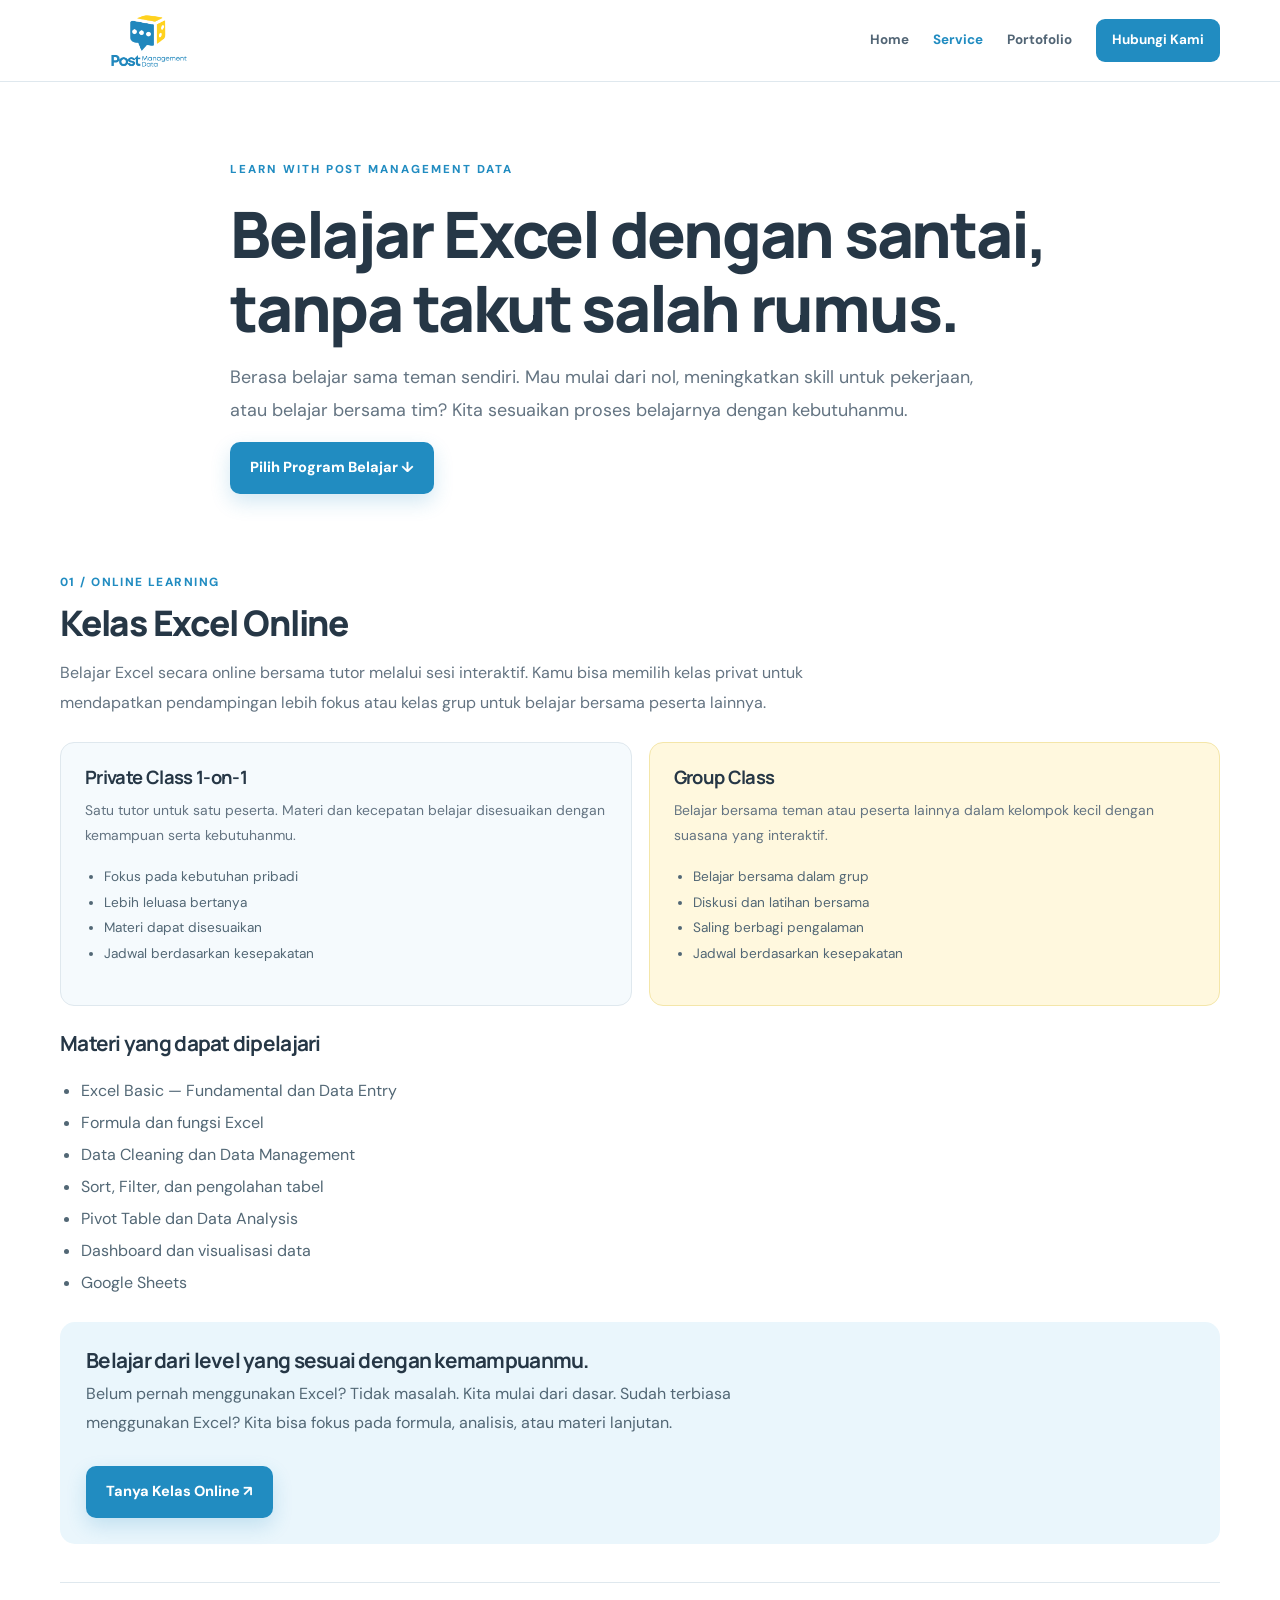
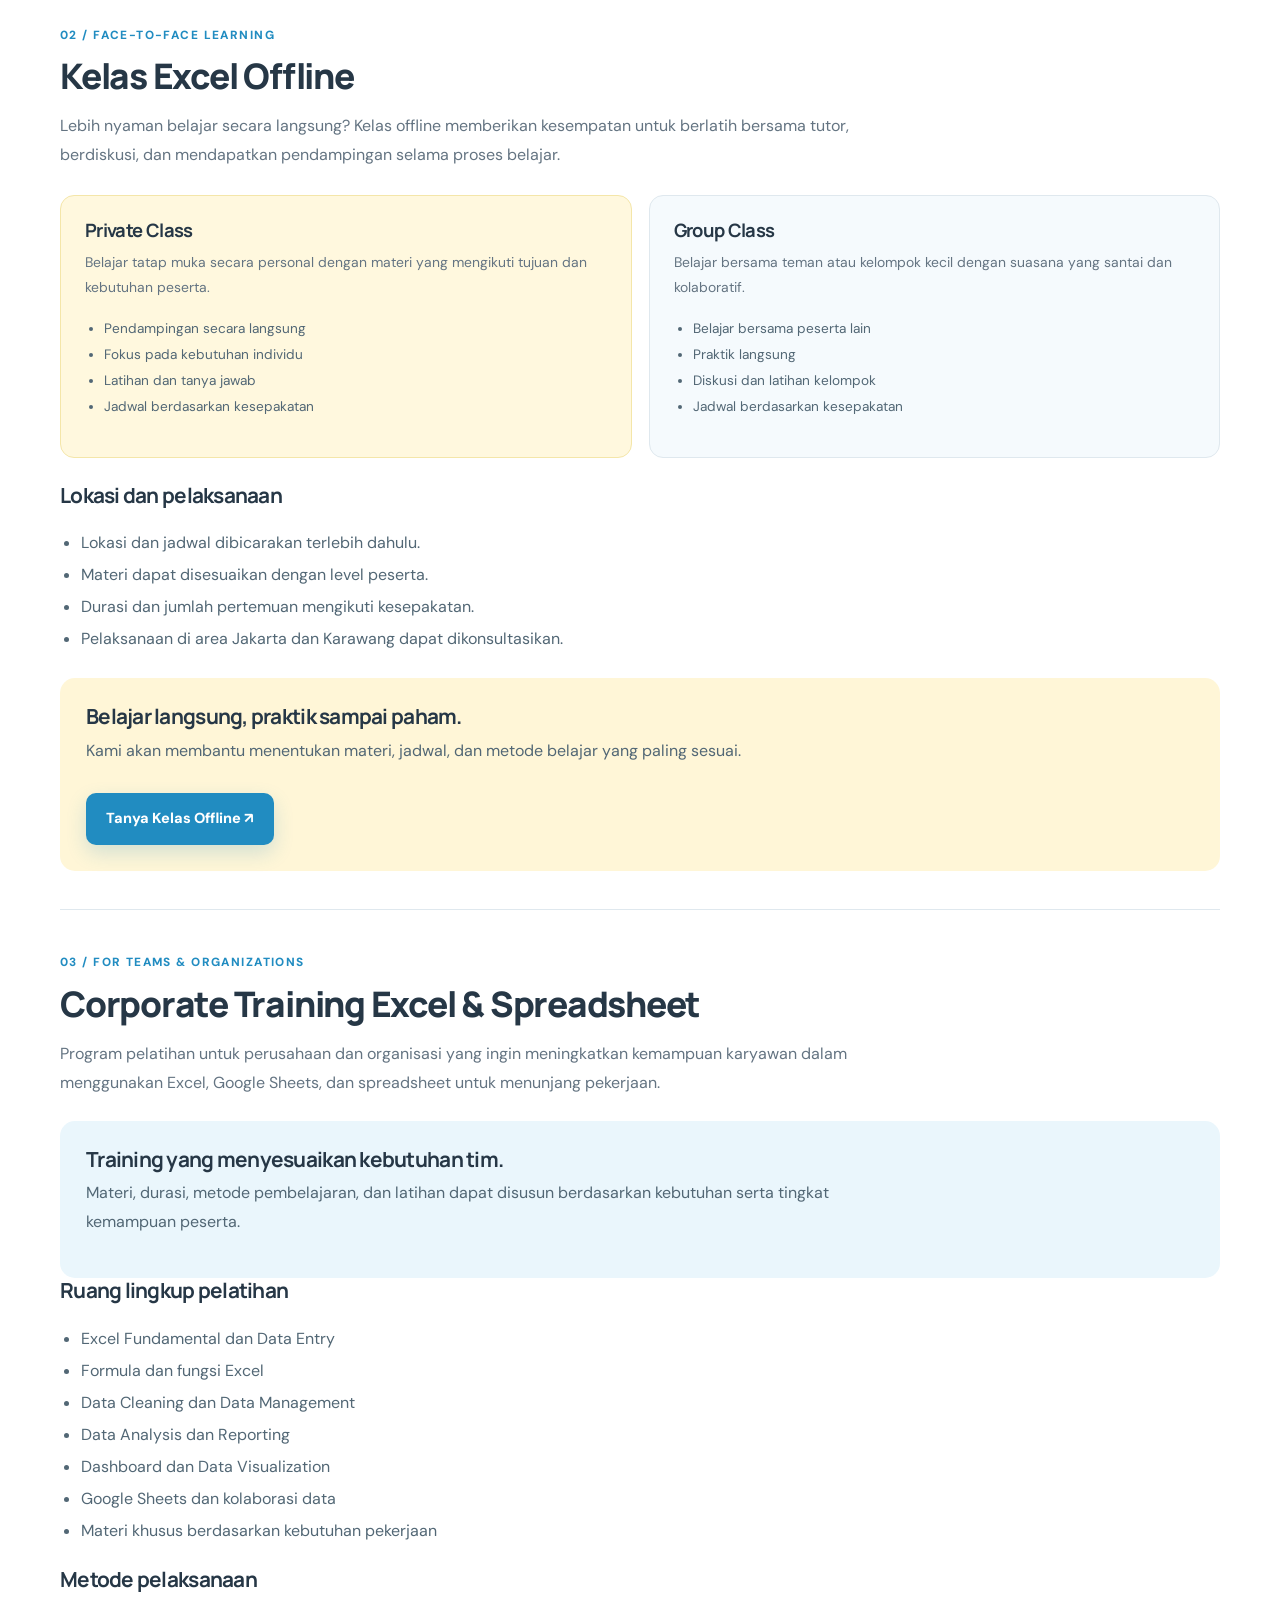
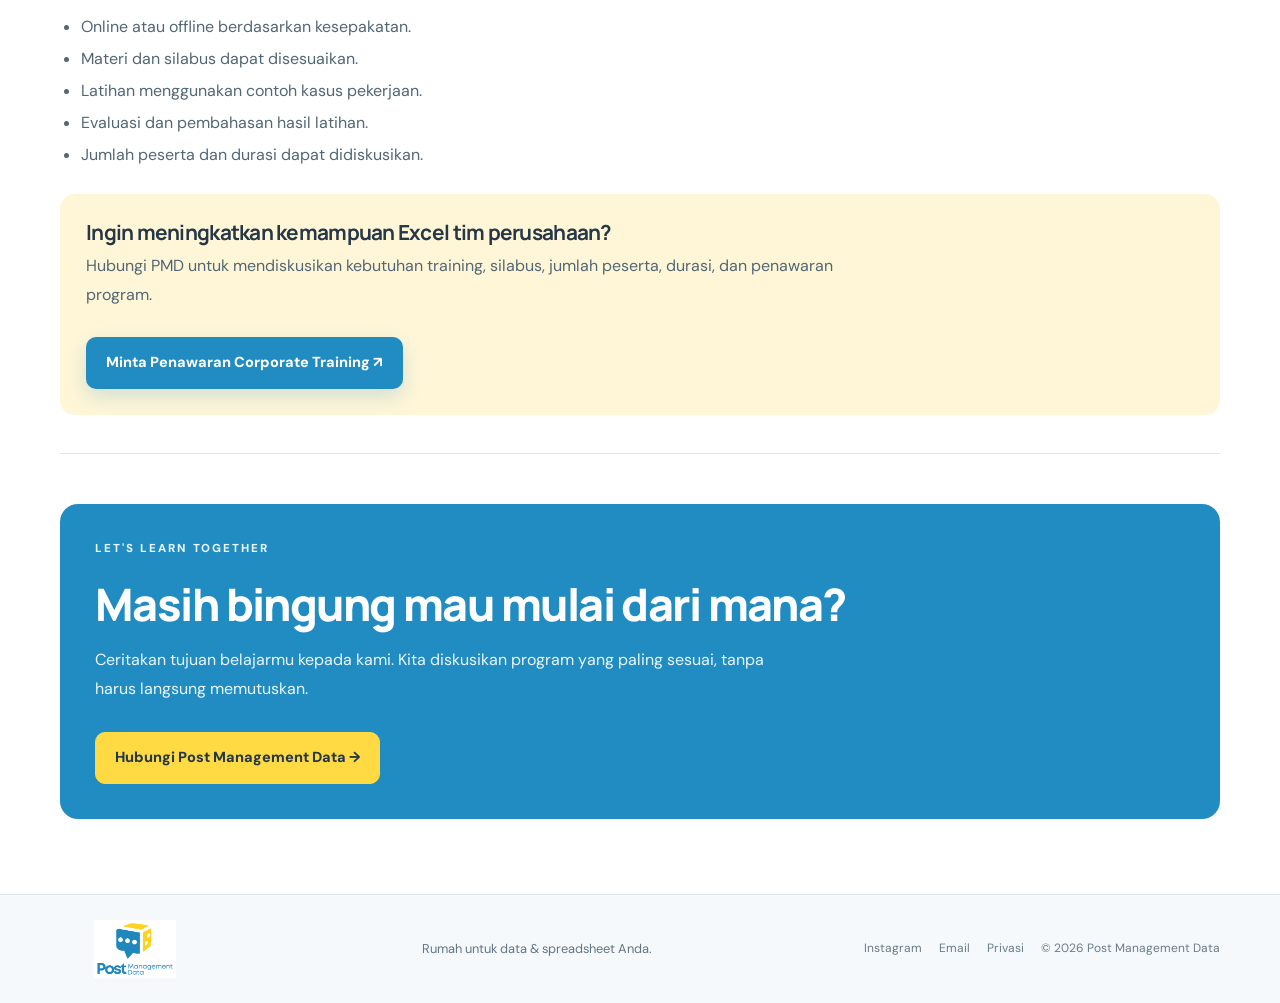
<file: training.html>
<!DOCTYPE html>
<html lang="id">
<head>
  <meta charset="UTF-8">
  <meta name="viewport" content="width=device-width, initial-scale=1.0">
  <meta name="theme-color" content="#218CC1">
  <meta name="description" content="Program kelas Excel online, offline, privat, grup, dan corporate training dari Post Management Data.">
  <title>Kelas Excel & Corporate Training | Post Management Data</title>

  <link rel="icon" type="image/png" href="assets/img/logo-pmd.png">
  <link rel="stylesheet" href="assets/css/style.css">
  <script src="assets/js/main.js" defer></script>

  <style>
    .training-intro {
      max-width: 820px;
    }

    .training-section {
      padding: 38px 0;
      border-bottom: 1px solid #DFE8EE;
      scroll-margin-top: 100px;
    }

    .training-section h2 {
      font-size: clamp(1.6rem, 3vw, 2.2rem);
      margin: 9px 0 14px;
    }

    .training-section > p {
      max-width: 800px;
      line-height: 1.85;
      color: #647482;
    }

    .training-label {
      color: #218CC1;
      font-size: .74rem;
      font-weight: 800;
      letter-spacing: .12em;
    }

    .training-options {
      display: grid;
      grid-template-columns: repeat(2, minmax(0, 1fr));
      gap: 17px;
      margin: 25px 0;
    }

    .training-option {
      padding: 24px;
      background: #F5FAFD;
      border: 1px solid #DFE8EE;
      border-radius: 14px;
    }

    .training-option.yellow {
      background: #FFF8DE;
      border-color: #F4E6A9;
    }

    .training-option h3 {
      font-size: 1.15rem;
      margin-bottom: 9px;
    }

    .training-option p {
      font-size: .87rem;
      line-height: 1.8;
      color: #647482;
    }

    .training-option ul {
      padding-left: 19px;
      font-size: .85rem;
      line-height: 1.9;
      color: #526775;
    }

    .training-highlight {
      margin-top: 23px;
      padding: 26px;
      border-radius: 15px;
      background: #EAF6FC;
    }

    .training-highlight.yellow {
      background: #FFF6D7;
    }

    .training-highlight h3 {
      margin-bottom: 8px;
    }

    .training-highlight p {
      max-width: 750px;
      line-height: 1.8;
      color: #526775;
    }

    .training-highlight .button {
      margin-top: 12px;
    }

    .training-list {
      padding-left: 21px;
      line-height: 2;
      color: #526775;
      margin: 20px 0;
    }

    .training-bottom {
      margin: 50px 0 75px;
      padding: 35px;
      border-radius: 18px;
      background: #218CC1;
      color: #FFFFFF;
    }

    .training-bottom p {
      max-width: 700px;
      color: #EAF6FC;
      line-height: 1.8;
    }

    .training-bottom .button {
      background: #FFDA42;
      color: #263746;
      border-color: #FFDA42;
      margin-top: 12px;
    }

    @media (max-width: 680px) {
      .training-options {
        grid-template-columns: 1fr;
      }

      .training-option,
      .training-highlight {
        padding: 21px;
      }

      .training-bottom {
        padding: 25px;
      }
    }
  </style>
</head>

<body>

<header class="site-header">

  <a class="brand brand-image" href="index.html" aria-label="Post Management Data Home">
    <img src="assets/img/logo-pmd.png" alt="Logo Post Management Data">
  </a>

  <button class="menu-toggle" aria-label="Buka menu" aria-expanded="false">☰</button>

  <nav class="site-nav">
    <a href="index.html">Home</a>
    <a class="active" href="services.html">Service</a>
    <a href="portfolio.html">Portofolio</a>
    <a class="nav-cta" href="contact.html">Hubungi Kami</a>
  </nav>

</header>

<main>

<!-- INTRO -->
<section class="page-hero section-wrap training-intro">

  <p class="eyebrow">LEARN WITH POST MANAGEMENT DATA</p>

  <h1>Belajar Excel dengan santai, tanpa takut salah rumus.</h1>

  <p class="lead">
    Berasa belajar sama teman sendiri. Mau mulai dari nol,
    meningkatkan skill untuk pekerjaan, atau belajar bersama
    tim? Kita sesuaikan proses belajarnya dengan kebutuhanmu.
  </p>

  <a class="button button-primary" href="#kelas-online">
    Pilih Program Belajar ↓
  </a>

</section>

<section class="section-wrap">

  <!-- ONLINE CLASS -->
  <article class="training-section" id="kelas-online">

    <span class="training-label">01 / ONLINE LEARNING</span>

    <h2>Kelas Excel Online</h2>

    <p>
      Belajar Excel secara online bersama tutor melalui sesi
      interaktif. Kamu bisa memilih kelas privat untuk mendapatkan
      pendampingan lebih fokus atau kelas grup untuk belajar
      bersama peserta lainnya.
    </p>

    <div class="training-options">

      <div class="training-option">

        <h3>Private Class 1-on-1</h3>

        <p>
          Satu tutor untuk satu peserta. Materi dan kecepatan belajar
          disesuaikan dengan kemampuan serta kebutuhanmu.
        </p>

        <ul>
          <li>Fokus pada kebutuhan pribadi</li>
          <li>Lebih leluasa bertanya</li>
          <li>Materi dapat disesuaikan</li>
          <li>Jadwal berdasarkan kesepakatan</li>
        </ul>

      </div>

      <div class="training-option yellow">

        <h3>Group Class</h3>

        <p>
          Belajar bersama teman atau peserta lainnya dalam kelompok
          kecil dengan suasana yang interaktif.
        </p>

        <ul>
          <li>Belajar bersama dalam grup</li>
          <li>Diskusi dan latihan bersama</li>
          <li>Saling berbagi pengalaman</li>
          <li>Jadwal berdasarkan kesepakatan</li>
        </ul>

      </div>

    </div>

    <h3>Materi yang dapat dipelajari</h3>

    <ul class="training-list">
      <li>Excel Basic — Fundamental dan Data Entry</li>
      <li>Formula dan fungsi Excel</li>
      <li>Data Cleaning dan Data Management</li>
      <li>Sort, Filter, dan pengolahan tabel</li>
      <li>Pivot Table dan Data Analysis</li>
      <li>Dashboard dan visualisasi data</li>
      <li>Google Sheets</li>
    </ul>

    <div class="training-highlight">

      <h3>Belajar dari level yang sesuai dengan kemampuanmu.</h3>

      <p>
        Belum pernah menggunakan Excel? Tidak masalah.
        Kita mulai dari dasar. Sudah terbiasa menggunakan Excel?
        Kita bisa fokus pada formula, analisis, atau materi lanjutan.
      </p>

      <a class="button button-primary"
         href="https://wa.me/628217997761?text=Halo%20PMD%2C%20saya%20tertarik%20mengikuti%20Kelas%20Excel%20Online."
         target="_blank" rel="noopener">
        Tanya Kelas Online ↗
      </a>

    </div>

  </article>

  <!-- OFFLINE CLASS -->
  <article class="training-section" id="kelas-offline">

    <span class="training-label">02 / FACE-TO-FACE LEARNING</span>

    <h2>Kelas Excel Offline</h2>

    <p>
      Lebih nyaman belajar secara langsung? Kelas offline memberikan
      kesempatan untuk berlatih bersama tutor, berdiskusi, dan
      mendapatkan pendampingan selama proses belajar.
    </p>

    <div class="training-options">

      <div class="training-option yellow">

        <h3>Private Class</h3>

        <p>
          Belajar tatap muka secara personal dengan materi
          yang mengikuti tujuan dan kebutuhan peserta.
        </p>

        <ul>
          <li>Pendampingan secara langsung</li>
          <li>Fokus pada kebutuhan individu</li>
          <li>Latihan dan tanya jawab</li>
          <li>Jadwal berdasarkan kesepakatan</li>
        </ul>

      </div>

      <div class="training-option">

        <h3>Group Class</h3>

        <p>
          Belajar bersama teman atau kelompok kecil
          dengan suasana yang santai dan kolaboratif.
        </p>

        <ul>
          <li>Belajar bersama peserta lain</li>
          <li>Praktik langsung</li>
          <li>Diskusi dan latihan kelompok</li>
          <li>Jadwal berdasarkan kesepakatan</li>
        </ul>

      </div>

    </div>

    <h3>Lokasi dan pelaksanaan</h3>

    <ul class="training-list">
      <li>Lokasi dan jadwal dibicarakan terlebih dahulu.</li>
      <li>Materi dapat disesuaikan dengan level peserta.</li>
      <li>Durasi dan jumlah pertemuan mengikuti kesepakatan.</li>
      <li>Pelaksanaan di area Jakarta dan Karawang dapat dikonsultasikan.</li>
    </ul>

    <div class="training-highlight yellow">

      <h3>Belajar langsung, praktik sampai paham.</h3>

      <p>
        Kami akan membantu menentukan materi, jadwal,
        dan metode belajar yang paling sesuai.
      </p>

      <a class="button button-primary"
         href="https://wa.me/628217997761?text=Halo%20PMD%2C%20saya%20tertarik%20mengikuti%20Kelas%20Excel%20Offline."
         target="_blank" rel="noopener">
        Tanya Kelas Offline ↗
      </a>

    </div>

  </article>

  <!-- CORPORATE TRAINING -->
  <article class="training-section" id="corporate-training">

    <span class="training-label">03 / FOR TEAMS & ORGANIZATIONS</span>

    <h2>Corporate Training Excel & Spreadsheet</h2>

    <p>
      Program pelatihan untuk perusahaan dan organisasi yang ingin
      meningkatkan kemampuan karyawan dalam menggunakan Excel,
      Google Sheets, dan spreadsheet untuk menunjang pekerjaan.
    </p>

    <div class="training-highlight">

      <h3>Training yang menyesuaikan kebutuhan tim.</h3>

      <p>
        Materi, durasi, metode pembelajaran, dan latihan dapat
        disusun berdasarkan kebutuhan serta tingkat kemampuan peserta.
      </p>

    </div>

    <h3>Ruang lingkup pelatihan</h3>

    <ul class="training-list">
      <li>Excel Fundamental dan Data Entry</li>
      <li>Formula dan fungsi Excel</li>
      <li>Data Cleaning dan Data Management</li>
      <li>Data Analysis dan Reporting</li>
      <li>Dashboard dan Data Visualization</li>
      <li>Google Sheets dan kolaborasi data</li>
      <li>Materi khusus berdasarkan kebutuhan pekerjaan</li>
    </ul>

    <h3>Metode pelaksanaan</h3>

    <ul class="training-list">
      <li>Online atau offline berdasarkan kesepakatan.</li>
      <li>Materi dan silabus dapat disesuaikan.</li>
      <li>Latihan menggunakan contoh kasus pekerjaan.</li>
      <li>Evaluasi dan pembahasan hasil latihan.</li>
      <li>Jumlah peserta dan durasi dapat didiskusikan.</li>
    </ul>

    <div class="training-highlight yellow">

      <h3>Ingin meningkatkan kemampuan Excel tim perusahaan?</h3>

      <p>
        Hubungi PMD untuk mendiskusikan kebutuhan training,
        silabus, jumlah peserta, durasi, dan penawaran program.
      </p>

      <a class="button button-primary"
         href="mailto:postmanagementdata@gmail.com?subject=Permintaan%20Penawaran%20Corporate%20Training">
        Minta Penawaran Corporate Training ↗
      </a>

    </div>

  </article>

  <!-- FINAL CTA -->
  <section class="training-bottom">

    <p class="eyebrow">LET'S LEARN TOGETHER</p>

    <h2>Masih bingung mau mulai dari mana?</h2>

    <p>
      Ceritakan tujuan belajarmu kepada kami.
      Kita diskusikan program yang paling sesuai,
      tanpa harus langsung memutuskan.
    </p>

    <a class="button" href="contact.html">
      Hubungi Post Management Data →
    </a>

  </section>

</section>

</main>

<!-- FOOTER -->
<footer class="site-footer">

  <div class="section-wrap footer-inner">

    <a class="footer-logo" href="index.html">
      <img src="assets/img/logo-pmd.png" alt="Post Management Data">
    </a>

    <p>Rumah untuk data & spreadsheet Anda.</p>

    <div class="footer-links">

      <a href="https://www.instagram.com/postmanagementdata/"
         target="_blank" rel="noopener">
        Instagram
      </a>

      <a href="mailto:postmanagementdata@gmail.com">
        Email
      </a>

      <a href="privacy.html">
        Privasi
      </a>

      <span>
        © <span data-year></span> Post Management Data
      </span>

    </div>

  </div>

</footer>

</body>
</html>
</file>
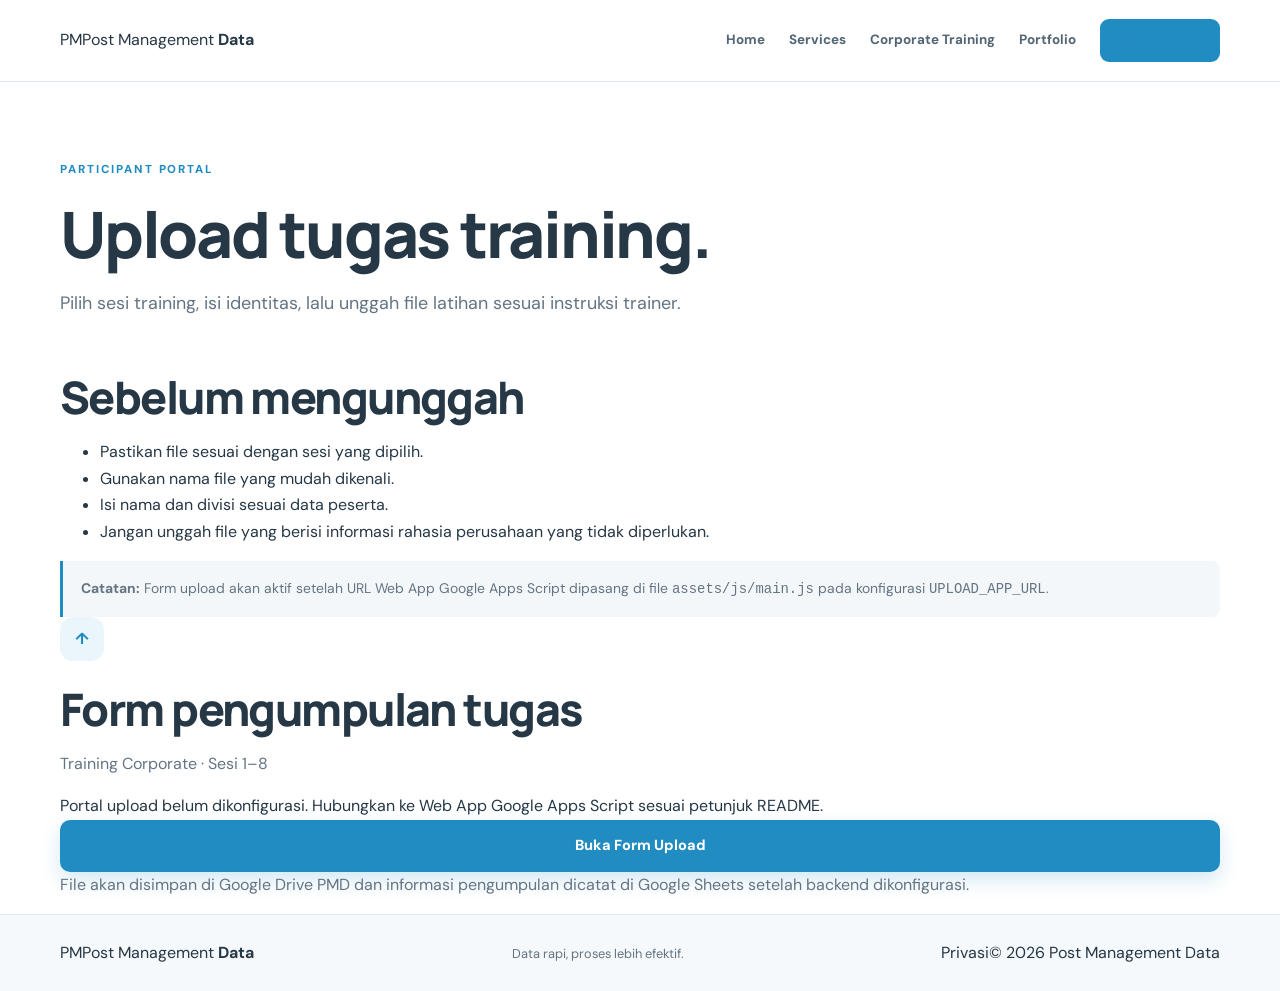
<file: upload.html>
<!DOCTYPE html>
<html lang="id"><head><meta charset="UTF-8"><meta name="viewport" content="width=device-width, initial-scale=1.0"><meta name="description" content="Portal pengumpulan tugas training corporate Post Management Data."><title>Upload Tugas | Post Management Data</title><link rel="stylesheet" href="assets/css/style.css"><script src="assets/js/main.js" defer></script></head>
<body><header class="site-header"><a class="brand" href="index.html"><span class="brand-mark">PM</span><span>Post Management <b>Data</b></span></a><button class="menu-toggle" aria-label="Buka menu" aria-expanded="false">☰</button><nav class="site-nav"><a href="index.html">Home</a><a href="services.html">Services</a><a href="training.html">Corporate Training</a><a href="portfolio.html">Portfolio</a><a class="nav-cta active" href="upload.html">Upload Tugas</a></nav></header>
<main><section class="page-hero section-wrap"><p class="eyebrow">PARTICIPANT PORTAL</p><h1>Upload tugas training.</h1><p class="lead">Pilih sesi training, isi identitas, lalu unggah file latihan sesuai instruksi trainer.</p></section>
<section class="section-wrap upload-layout"><div class="upload-intro"><h2>Sebelum mengunggah</h2><ul class="check-list"><li>Pastikan file sesuai dengan sesi yang dipilih.</li><li>Gunakan nama file yang mudah dikenali.</li><li>Isi nama dan divisi sesuai data peserta.</li><li>Jangan unggah file yang berisi informasi rahasia perusahaan yang tidak diperlukan.</li></ul><div class="info-note"><strong>Catatan:</strong> Form upload akan aktif setelah URL Web App Google Apps Script dipasang di file <code>assets/js/main.js</code> pada konfigurasi <code>UPLOAD_APP_URL</code>.</div></div>
<div class="upload-card"><div class="upload-card-head"><span class="card-icon">↑</span><div><h2>Form pengumpulan tugas</h2><p>Training Corporate · Sesi 1–8</p></div></div><div id="upload-embed-message" class="form-message" role="status">Portal upload belum dikonfigurasi. Hubungkan ke Web App Google Apps Script sesuai petunjuk README.</div><a id="open-upload-app" class="button button-primary button-full" href="#" hidden>Buka Form Upload</a><p class="form-foot">File akan disimpan di Google Drive PMD dan informasi pengumpulan dicatat di Google Sheets setelah backend dikonfigurasi.</p></div></section></main>
<footer class="site-footer"><div class="section-wrap footer-inner"><a class="brand footer-brand" href="index.html"><span class="brand-mark">PM</span><span>Post Management <b>Data</b></span></a><p>Data rapi, proses lebih efektif.</p><div><a href="privacy.html">Privasi</a><span>© <span data-year></span> Post Management Data</span></div></div></footer>
</body></html>
</file>
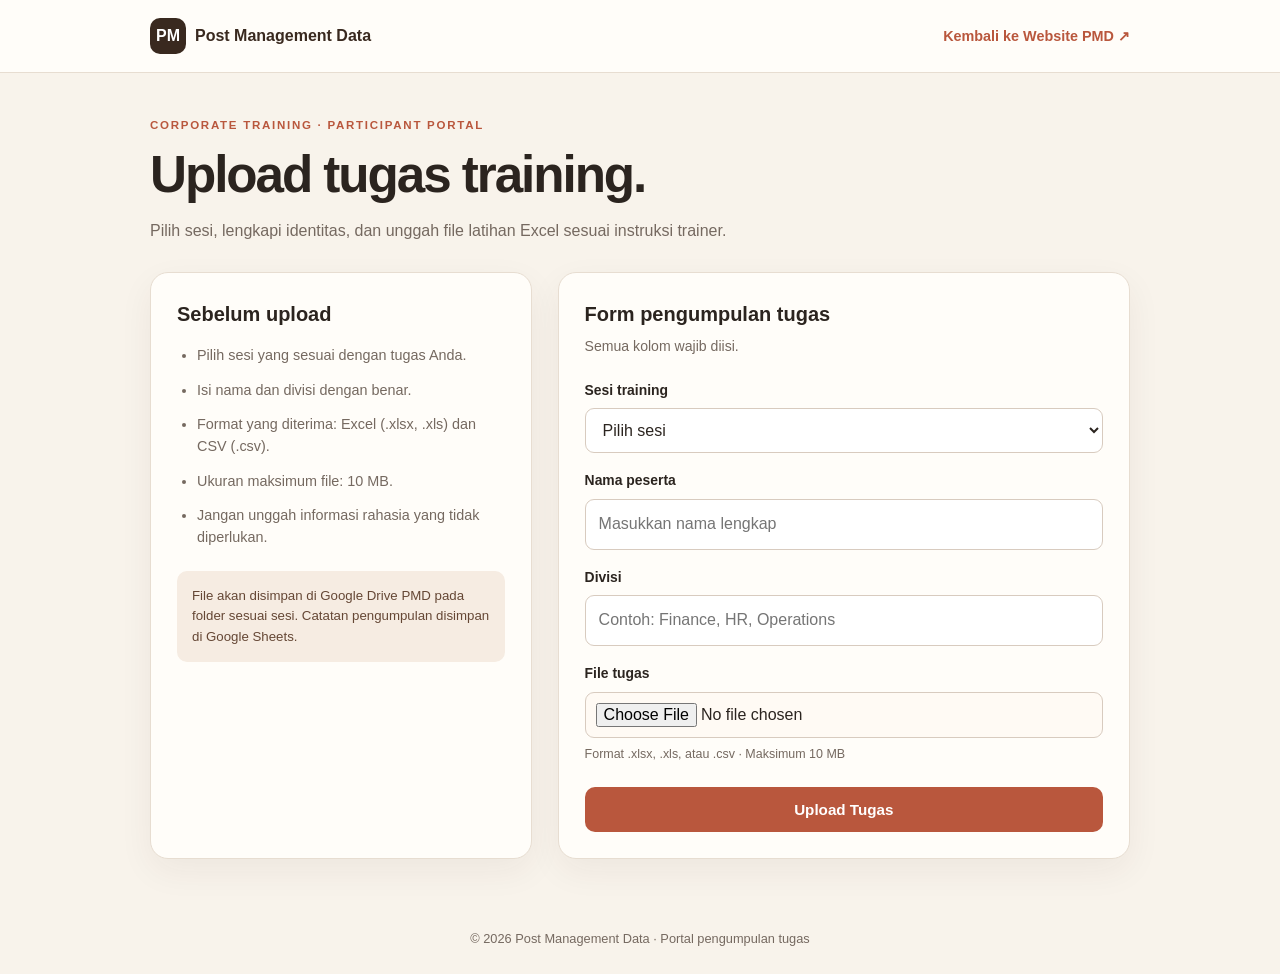
<file: apps-script/Upload.html>
<!DOCTYPE html>
<html lang="id">
<head>
  <base target="_top">
  <meta charset="UTF-8">
  <meta name="viewport" content="width=device-width, initial-scale=1">
  <style>
    :root{--ink:#2b241f;--muted:#756960;--cream:#f8f3eb;--paper:#fffdf9;--brown:#654735;--brown-dark:#39291f;--rust:#b9573d;--line:#e7ddd1}
    *{box-sizing:border-box}body{margin:0;background:var(--cream);color:var(--ink);font-family:Arial,sans-serif;line-height:1.55}
    header{background:var(--paper);border-bottom:1px solid var(--line);padding:18px max(20px,calc((100% - 980px)/2));display:flex;align-items:center;justify-content:space-between;gap:16px}
    .brand{font-weight:700;color:var(--brown-dark)}.mark{display:inline-grid;place-items:center;background:var(--brown-dark);color:white;width:36px;height:36px;border-radius:10px;margin-right:9px}
    header a{color:var(--rust);font-weight:700;text-decoration:none;font-size:.9rem}.wrap{width:min(980px,calc(100% - 32px));margin:44px auto 70px}
    .eyebrow{color:var(--rust);font-size:.72rem;letter-spacing:.15em;font-weight:800}.intro h1{font-size:clamp(2rem,5vw,3.2rem);line-height:1.1;letter-spacing:-.04em;margin:12px 0}.intro p{color:var(--muted);max-width:680px}
    .layout{display:grid;grid-template-columns:.8fr 1.2fr;gap:26px;margin-top:28px}.panel{background:var(--paper);border:1px solid var(--line);border-radius:18px;padding:26px;box-shadow:0 12px 35px rgba(61,42,29,.06)}
    h2{font-size:1.25rem;margin:0 0 6px}.sub{color:var(--muted);font-size:.88rem;margin:0 0 22px}
    label{display:block;font-weight:700;font-size:.87rem;margin:17px 0 7px}input,select{font:inherit;width:100%;padding:12px 13px;border:1px solid #d8cbbf;border-radius:9px;background:white;color:var(--ink)}input:focus,select:focus{outline:2px solid #d9a08b;outline-offset:1px}
    input[type=file]{padding:10px;background:#fffaf4}small{display:block;color:var(--muted);margin-top:7px;font-size:.78rem}
    button{width:100%;border:0;background:var(--rust);color:white;font-weight:800;font-size:.95rem;padding:14px;border-radius:10px;margin-top:22px;cursor:pointer}button:disabled{opacity:.55;cursor:wait}
    .status{display:none;margin-top:15px;padding:13px;border-radius:9px;font-size:.88rem;overflow-wrap:anywhere}.status.ok{display:block;background:#e6efe2;color:#355b32}.status.error{display:block;background:#f9e6df;color:#8c3927}
    .tips{padding-left:20px;color:var(--muted);font-size:.9rem}.tips li{margin:12px 0}.notice{background:#f6ece2;padding:15px;border-radius:10px;font-size:.83rem;color:var(--brown);margin-top:22px}
    footer{text-align:center;color:var(--muted);font-size:.8rem;padding:0 16px 25px}
    @media(max-width:720px){.layout{grid-template-columns:1fr}.wrap{margin-top:30px}header{padding:14px 16px}.panel{padding:21px}}
  </style>
</head>
<body>
<header><div class="brand"><span class="mark">PM</span>Post Management Data</div><a href="https://andriyanaazis.github.io/My-cv/">Kembali ke Website PMD ↗</a></header>
<main class="wrap">
  <div class="intro"><div class="eyebrow">CORPORATE TRAINING · PARTICIPANT PORTAL</div><h1>Upload tugas training.</h1><p>Pilih sesi, lengkapi identitas, dan unggah file latihan Excel sesuai instruksi trainer.</p></div>
  <div class="layout">
    <aside class="panel"><h2>Sebelum upload</h2><ul class="tips"><li>Pilih sesi yang sesuai dengan tugas Anda.</li><li>Isi nama dan divisi dengan benar.</li><li>Format yang diterima: Excel (.xlsx, .xls) dan CSV (.csv).</li><li>Ukuran maksimum file: 10 MB.</li><li>Jangan unggah informasi rahasia yang tidak diperlukan.</li></ul><div class="notice">File akan disimpan di Google Drive PMD pada folder sesuai sesi. Catatan pengumpulan disimpan di Google Sheets.</div></aside>
    <section class="panel"><h2>Form pengumpulan tugas</h2><p class="sub">Semua kolom wajib diisi.</p>
      <form id="uploadForm">
        <label for="session">Sesi training</label><select id="session" required><option value="">Pilih sesi</option><option>Sesi 1</option><option>Sesi 2</option><option>Sesi 3</option><option>Sesi 4</option><option>Sesi 5</option><option>Sesi 6</option><option>Sesi 7</option><option>Sesi 8</option></select>
        <label for="name">Nama peserta</label><input id="name" type="text" maxlength="100" autocomplete="name" placeholder="Masukkan nama lengkap" required>
        <label for="division">Divisi</label><input id="division" type="text" maxlength="100" placeholder="Contoh: Finance, HR, Operations" required>
        <label for="file">File tugas</label><input id="file" type="file" accept=".xlsx,.xls,.csv" required><small>Format .xlsx, .xls, atau .csv · Maksimum 10 MB</small>
        <button id="submitButton" type="submit">Upload Tugas</button><div id="status" class="status" role="status" aria-live="polite"></div>
      </form>
    </section>
  </div>
</main><footer>© <span id="year"></span> Post Management Data · Portal pengumpulan tugas</footer>
<script>
  const MAX_FILE_SIZE = 10 * 1024 * 1024;
  const form = document.getElementById("uploadForm");
  const button = document.getElementById("submitButton");
  const statusBox = document.getElementById("status");
  document.getElementById("year").textContent = new Date().getFullYear();

  function showStatus(message, kind) {
    statusBox.textContent = message;
    statusBox.className = "status " + kind;
  }
  function fileToBase64(file) {
    return new Promise((resolve, reject) => {
      const reader = new FileReader();
      reader.onload = () => resolve(String(reader.result).split(",")[1] || "");
      reader.onerror = () => reject(new Error("File tidak dapat dibaca. Coba pilih file lain."));
      reader.readAsDataURL(file);
    });
  }

  form.addEventListener("submit", async (event) => {
    event.preventDefault();
    statusBox.className = "status";
    const file = document.getElementById("file").files[0];
    if (!file) return showStatus("Silakan pilih file tugas.", "error");
    if (file.size > MAX_FILE_SIZE) return showStatus("Ukuran file melebihi 10 MB.", "error");
    const ext = (file.name.split(".").pop() || "").toLowerCase();
    if (!["xlsx", "xls", "csv"].includes(ext)) return showStatus("Format file harus .xlsx, .xls, atau .csv.", "error");

    button.disabled = true;
    button.textContent = "Mengunggah...";
    try {
      const base64 = await fileToBase64(file);
      const payload = {
        session: document.getElementById("session").value,
        name: document.getElementById("name").value.trim(),
        division: document.getElementById("division").value.trim(),
        fileName: file.name,
        mimeType: file.type || "application/octet-stream",
        base64: base64
      };
      if (!payload.session || !payload.name || !payload.division) throw new Error("Lengkapi sesi, nama, dan divisi.");
      google.script.run
        .withSuccessHandler((result) => {
          showStatus((result && result.message) || "Upload selesai.", "ok");
          form.reset();
          button.disabled = false;
          button.textContent = "Upload Tugas";
        })
        .withFailureHandler((error) => {
          showStatus((error && error.message) || "Upload gagal. Silakan coba lagi atau hubungi trainer.", "error");
          button.disabled = false;
          button.textContent = "Upload Tugas";
        })
        .uploadSubmission(payload);
    } catch (error) {
      showStatus(error.message || "Terjadi kesalahan saat menyiapkan file.", "error");
      button.disabled = false;
      button.textContent = "Upload Tugas";
    }
  });
</script>
</body>
</html>
</file>
<file: assets/css/style.css>
@import url('https://fonts.googleapis.com/css2?family=DM+Sans:wght@400;500;600;700&family=Manrope:wght@400;500;600;700;800&display=swap');
:root{--blue:#218CC1;--blue-dark:#176F9D;--yellow:#FFCE20;--ink:#263746;--muted:#647482;--paper:#fff;--soft:#F4F7FA;--line:#DFE8EE;--shadow:0 18px 50px rgba(29,78,105,.12);--rust:var(--blue);--brown:var(--ink);--brown-dark:#176F9D;--cream:var(--soft);--sage:#DCEEF7}
*{box-sizing:border-box}html{scroll-behavior:smooth}body{margin:0;background:var(--paper);color:var(--ink);font-family:'DM Sans',sans-serif;line-height:1.65}h1,h2,h3{font-family:Manrope,sans-serif;line-height:1.16;letter-spacing:-.035em;margin:0 0 16px}h1{font-size:clamp(2.7rem,6vw,5.1rem);font-weight:800}h2{font-size:clamp(2rem,3.5vw,3.1rem);font-weight:800}h3{font-size:1.3rem}p{margin:0 0 16px;color:var(--muted)}a{color:inherit;text-decoration:none}.section-wrap{width:min(1160px,calc(100% - 44px));margin-inline:auto}.section-pad{padding-block:88px}
.site-header{height:82px;display:flex;align-items:center;justify-content:space-between;padding:0 max(22px,calc((100vw - 1160px)/2));background:rgba(255,255,255,.96);border-bottom:1px solid var(--line);position:sticky;top:0;z-index:20;backdrop-filter:blur(14px)}.brand-image{display:flex;align-items:center;width:178px;height:58px;overflow:hidden}.brand-image img{width:100%;height:100%;object-fit:contain}.site-nav{display:flex;align-items:center;gap:24px;font-size:.84rem;font-weight:700}.site-nav a{color:#526575;transition:color .2s}.site-nav a:hover,.site-nav a.active{color:var(--blue)}.site-nav .nav-cta{padding:10px 16px;background:var(--blue);border-radius:9px;color:#fff}.menu-toggle{display:none;background:transparent;border:0;font-size:1.5rem;color:var(--ink)}
.button-row{display:flex;flex-wrap:wrap;gap:12px;margin:28px 0 16px}.button{display:inline-flex;justify-content:center;align-items:center;gap:9px;padding:13px 19px;border-radius:10px;font-size:.91rem;font-weight:800;border:1px solid transparent;transition:transform .2s,background .2s}.button:hover{transform:translateY(-2px)}.button-primary{background:var(--blue);color:#fff;box-shadow:0 8px 20px rgba(33,140,193,.2)}.button-outline{border-color:#B9D5E4;color:var(--blue-dark);background:#fff}.button-light{background:var(--yellow);color:#263746}.button-full{width:100%}
.hero-home{display:grid;grid-template-columns:1.03fr .97fr;gap:56px;align-items:center;padding-block:78px 86px;min-height:590px}.pill-blue{display:inline-flex;align-items:center;gap:8px;background:#EAF6FC;color:var(--blue-dark);padding:8px 13px;border-radius:99px;font-size:.68rem;letter-spacing:.12em;font-weight:800;margin-bottom:22px}.sparkle{color:#E7B500;font-size:1rem}.hero-copy-home h1{font-size:clamp(3.1rem,5.6vw,5.25rem);line-height:1.04;margin-bottom:22px;color:#243746}.hero-copy-home h1 span{color:var(--blue)}.hero-subtitle{font-size:1.08rem;line-height:1.85;max-width:570px}.hero-note{font-size:.82rem;font-weight:700;color:#526575;display:flex;align-items:center;gap:9px;margin-top:17px}.note-dot{width:8px;height:8px;border-radius:50%;background:var(--yellow);box-shadow:0 0 0 4px #FFF5C9}
.hero-dashboard{position:relative;padding:20px 12px 28px}.dashboard-window{background:#fff;border:1px solid #D8E5EC;border-radius:20px;overflow:hidden;box-shadow:0 25px 65px rgba(25,87,119,.16);transform:rotate(1deg)}.window-bar{height:45px;background:#F5F9FB;border-bottom:1px solid #E4EDF2;display:flex;align-items:center;padding:0 17px;gap:13px;font-size:.59rem;font-weight:800;letter-spacing:.12em;color:#8193A0}.window-dots{display:flex;gap:5px}.window-dots i{width:7px;height:7px;border-radius:50%;background:#D5E2E9}.window-dots i:first-child{background:var(--yellow)}.window-status{margin-left:auto;color:#43A77A;font-size:.54rem}.dashboard-body{padding:22px}.dash-heading{display:flex;justify-content:space-between;align-items:center;margin-bottom:17px}.dash-heading small{font-size:.56rem;letter-spacing:.13em;color:#91A1AC;font-weight:800}.dash-heading h2{font-size:1.35rem;margin:5px 0 0}.dash-icon{display:grid;place-items:center;width:38px;height:38px;background:#EAF6FC;color:var(--blue);border-radius:11px;font-size:1.2rem}.dash-kpis{display:grid;grid-template-columns:1fr 1fr;gap:11px}.dash-kpi{background:#F7FAFC;border:1px solid #E8EFF3;border-radius:11px;padding:13px}.dash-kpi small{display:block;color:#83939F;font-size:.65rem}.dash-kpi strong{display:block;font:800 1.45rem Manrope;margin:4px 0;color:#263746}.dash-kpi em{font-style:normal;color:#329A70;font-size:.61rem;font-weight:700}.dash-kpi .yellow-text{color:#B68B00}.dash-chart{margin-top:13px;padding:14px;border:1px solid #E8EFF3;border-radius:11px}.chart-title{display:flex;justify-content:space-between;font-size:.7rem}.chart-title span{font-size:.6rem;color:#98A7B1}.chart-bars{height:105px;display:flex;align-items:end;gap:9px;padding:12px 8px 0;border-bottom:1px solid #E8EFF3;background:repeating-linear-gradient(to bottom,transparent 0,transparent 25px,#F1F5F7 26px)}.chart-bars i{flex:1;display:block;background:var(--blue);border-radius:4px 4px 0 0;opacity:.82}.chart-bars i:nth-child(2n){background:#65B7DD}.chart-bars i:nth-child(3n){background:#FFCE20}.chart-months{display:flex;justify-content:space-between;color:#9AA8B1;font-size:.54rem;padding-top:6px}.dash-table{margin-top:13px;border:1px solid #E8EFF3;border-radius:10px;padding:8px 12px}.dash-table>div{display:grid;grid-template-columns:1.5fr 1fr .4fr;align-items:center;padding:7px 0;font-size:.65rem}.dash-table>div:first-child{color:#98A7B1;font-size:.58rem;border-bottom:1px solid #EDF2F5}.dash-table>div+div{border-bottom:1px solid #F0F4F6}.dash-table>div:last-child{border:0}.dash-table b{font-weight:700}.status-ready,.status-check{font-style:normal;width:max-content;padding:3px 8px;border-radius:20px;font-size:.55rem;background:#E6F5ED;color:#329A70}.status-check{background:#FFF5D6;color:#A17B00}.floating-note{position:absolute;right:-8px;bottom:18px;display:flex;align-items:center;gap:10px;padding:12px 16px;background:#fff;border:1px solid #E4EDF2;border-radius:13px;box-shadow:var(--shadow)}.floating-note>span{display:grid;place-items:center;width:30px;height:30px;border-radius:9px;background:#FFF4C8;color:#B68B00}.floating-note b,.floating-note small{display:block}.floating-note b{font-size:.7rem}.floating-note small{font-size:.61rem;color:#84939E}.dashboard-caption{text-align:right;font-size:.6rem;margin:9px 5px 0}
.proof-ribbon{background:var(--blue);color:#fff}.proof-grid{display:grid;grid-template-columns:repeat(3,1fr) 1.2fr;gap:22px;align-items:center;padding-block:25px}.proof-grid>div{display:flex;flex-direction:column;border-right:1px solid rgba(255,255,255,.24)}.proof-grid strong{font:800 1.7rem Manrope;color:var(--yellow)}.proof-grid span{font-size:.72rem;color:#EAF7FD}.proof-grid p{font-size:.76rem;color:#EAF7FD;margin:0}
.section-heading-home{display:flex;justify-content:space-between;align-items:end;gap:40px;margin-bottom:35px}.section-heading-home>div{max-width:650px}.section-heading-home>p{max-width:360px;margin:0 0 5px;font-size:.94rem}.section-kicker{display:block;color:var(--blue);font-size:.68rem;letter-spacing:.16em;font-weight:800;margin-bottom:14px}.service-home-grid{display:grid;grid-template-columns:repeat(3,1fr);gap:17px}.service-home-card{padding:27px;border:1px solid var(--line);border-radius:17px;min-height:365px;display:flex;flex-direction:column;transition:transform .2s,box-shadow .2s}.service-home-card:hover{transform:translateY(-5px);box-shadow:var(--shadow)}.service-blue{background:#EAF6FC}.service-yellow{background:#FFF9E3;border-color:#F2E6B8}.service-white{background:#fff}.service-card-top{display:flex;align-items:center;justify-content:space-between;margin-bottom:28px}.service-number{font-size:.59rem;letter-spacing:.12em;font-weight:800;color:#758995}.service-symbol{display:grid;place-items:center;width:40px;height:40px;border-radius:12px;background:#fff;color:var(--blue);font-size:1.2rem}.service-yellow .service-symbol{color:#A98500;background:#FFF0B2}.service-home-card h3{font-size:1.42rem;margin-bottom:11px}.service-home-card p{font-size:.88rem;line-height:1.75}.service-home-card ul{list-style:none;padding:0;margin:5px 0 23px}.service-home-card li{font-size:.78rem;color:#526575;padding:5px 0}.service-home-card li:before{content:"✓";color:var(--blue);font-weight:800;margin-right:9px}.service-yellow li:before{color:#B68B00}.service-arrow{display:flex;justify-content:space-between;align-items:center;margin-top:auto;padding-top:14px;border-top:1px solid rgba(85,121,142,.2);font-size:.8rem;font-weight:800;color:var(--blue-dark)}.service-arrow span{font-size:1.1rem}
.corporate-band{background:#263746;color:#fff;padding:70px 0;overflow:hidden;position:relative}.corporate-inner{display:flex;align-items:center;justify-content:space-between;gap:45px}.corporate-inner>div:first-child{max-width:720px}.section-kicker-light{color:var(--yellow)}.corporate-inner h2{font-size:clamp(2.1rem,4vw,3.3rem)}.corporate-inner p{color:#C9D7E0;max-width:660px}.corporate-stamp{flex:0 0 190px;width:190px;height:190px;border:1px solid rgba(255,255,255,.3);border-radius:50%;display:flex;flex-direction:column;justify-content:center;align-items:center;text-align:center;transform:rotate(7deg);background:rgba(255,255,255,.04)}.corporate-stamp strong{font:800 3.7rem Manrope;color:var(--yellow);line-height:1}.corporate-stamp span{font-size:.67rem;max-width:125px;color:#E4EDF2;margin:8px 0}.corporate-stamp i{font-style:normal;font-size:.48rem;letter-spacing:.12em;color:#9CB2C0}
.why-grid{display:grid;grid-template-columns:repeat(3,1fr);gap:35px}.why-grid article{border-top:1px solid var(--line);padding-top:20px}.why-grid article>span{display:block;font:800 .9rem Manrope;color:var(--blue);margin-bottom:20px}.why-grid h3{font-size:1.1rem}.why-grid p{font-size:.88rem}
.portfolio-teaser,.final-cta{display:flex;justify-content:space-between;align-items:center;gap:30px;padding:40px;margin-bottom:30px;border:1px solid var(--line);border-radius:18px;background:var(--soft)}.portfolio-teaser>div,.final-cta>div{max-width:700px}.portfolio-teaser h2,.final-cta h2{font-size:clamp(1.8rem,3vw,2.5rem);margin-bottom:10px}.portfolio-teaser p,.final-cta p{margin:0}.final-cta{margin-top:30px;margin-bottom:85px;background:#FFF9E3;border-color:#F2E6B8}
.site-footer{background:#F5F9FB;border-top:1px solid var(--line);padding:25px 0}.footer-inner{display:flex;align-items:center;justify-content:space-between;gap:20px;flex-wrap:wrap}.footer-logo{width:150px;height:58px;display:block;overflow:hidden}.footer-logo img{width:100%;height:100%;object-fit:contain}.footer-inner>p{font-size:.8rem;margin:0}.footer-links{display:flex;gap:17px;flex-wrap:wrap;font-size:.75rem;color:#687C89}
.eyebrow{font-size:.72rem;letter-spacing:.17em;font-weight:800;color:var(--blue);margin-bottom:18px}.lead{font-size:1.12rem;line-height:1.8;max-width:660px}.trust-strip{background:#EAF6FC;border-block:1px solid var(--line)}.strip-inner{display:flex;justify-content:space-between;gap:16px;flex-wrap:wrap;padding-block:19px;font-size:.82rem;color:var(--blue-dark);font-weight:700}.section-heading{max-width:740px;margin-bottom:36px}.section-heading>p:last-child{font-size:1.05rem}.card-grid{display:grid;gap:18px}.card-grid.three{grid-template-columns:repeat(3,1fr)}.card-grid.two{grid-template-columns:repeat(2,1fr)}.service-card{padding:28px;background:#fff;border:1px solid var(--line);border-radius:17px;transition:transform .2s,box-shadow .2s}.service-card:hover,.portfolio-card:hover{transform:translateY(-4px);box-shadow:var(--shadow)}.card-icon{display:grid;place-items:center;width:44px;height:44px;border-radius:13px;background:#EAF6FC;color:var(--blue);font-weight:800;margin-bottom:22px}.text-link{font-weight:800;color:var(--blue);font-size:.9rem}.feature-band{background:#263746;color:#fff;padding:64px 0}.feature-inner{display:flex;justify-content:space-between;align-items:center;gap:40px}.feature-inner>div{max-width:700px}.feature-inner p:not(.eyebrow){color:#C9D7E0;max-width:650px}.feature-band .eyebrow{color:var(--yellow)}.steps-grid{display:grid;grid-template-columns:repeat(3,1fr);gap:35px}.step{border-top:1px solid var(--line);padding-top:20px}.step>span{display:block;color:var(--blue);font-weight:800;font-size:.85rem;margin-bottom:18px}.cta-panel{margin-block:10px 88px;padding:40px;background:var(--soft);border:1px solid var(--line);border-radius:20px;display:flex;align-items:center;justify-content:space-between;gap:30px}.cta-panel h2{font-size:clamp(1.8rem,3vw,2.6rem)}.cta-panel p{margin-bottom:0}.page-hero{padding-block:78px 36px}.page-hero h1{font-size:clamp(2.5rem,5vw,4.2rem);max-width:900px}.page-hero .lead{max-width:760px}.service-list{padding-top:30px}.service-detail{display:grid;grid-template-columns:100px 1fr;gap:30px;padding:36px 0;border-bottom:1px solid var(--line)}.service-detail:first-child{border-top:1px solid var(--line)}.detail-number{font:800 2.7rem Manrope;color:#A9C9DA}.service-detail h2{font-size:2rem}.service-detail ul{padding-left:20px;color:var(--muted);display:grid;grid-template-columns:repeat(2,minmax(0,1fr));gap:7px 25px;margin:22px 0}.service-detail li::marker{color:var(--blue)}.tag{display:inline-block;background:#EAF6FC;color:var(--blue-dark);padding:6px 10px;border-radius:6px;font-size:.75rem;font-weight:700}.info-note{padding:16px 18px;background:#F4F7FA;border-left:3px solid var(--blue);border-radius:0 8px 8px 0;font-size:.87rem;color:var(--muted)}.portfolio-card{border:1px solid var(--line);border-radius:18px;overflow:hidden;background:#fff;transition:transform .2s,box-shadow .2s}.portfolio-art{height:230px;padding:24px;background:#EAF6FC;position:relative;overflow:hidden}.portfolio-art>span{font-size:.68rem;font-weight:800;letter-spacing:.12em;color:var(--blue-dark)}.art-two{background:#FFF7D8}.mock-bars{position:absolute;bottom:30px;left:30px;display:flex;gap:9px;align-items:end;height:100px}.mock-bars i{display:block;width:25px;background:var(--blue);border-radius:5px 5px 0 0;height:40%}.mock-bars i:nth-child(2){height:75%;background:#65B7DD}.mock-bars i:nth-child(3){height:56%;background:#176F9D}.mock-bars i:nth-child(4){height:95%;background:#FFCE20}.mock-bars i:nth-child(5){height:67%;background:var(--blue)}.mock-chart{position:absolute;right:25px;bottom:35px;width:45%;height:85px;border:2px solid #65B7DD;border-radius:50% 50% 8px 8px;transform:skewY(-8deg);opacity:.8}.mock-table{display:grid;grid-template-columns:repeat(3,1fr);gap:8px;position:absolute;left:28px;right:28px;bottom:28px}.mock-table i{height:28px;background:#fff;border:1px solid #D8E5EC;border-radius:4px}.mock-table i:nth-child(3n+2){background:#FFF0B2}.portfolio-copy{padding:26px}.portfolio-copy h2{font-size:1.55rem}.top-gap{margin-top:28px}.contact-grid{display:grid;grid-template-columns:1fr 1fr;gap:22px;padding-block:25px 90px}.contact-panel{background:#fff;border:1px solid var(--line);border-radius:18px;padding:28px;box-shadow:var(--shadow)}.contact-panel h2{font-size:2rem}.contact-item{padding:16px 0;border-bottom:1px solid var(--line);display:flex;justify-content:space-between;gap:15px;flex-wrap:wrap}.contact-item span{color:var(--muted)}.contact-item strong{font-size:.9rem}.contact-dark{background:#263746;color:white}.contact-dark p:not(.eyebrow){color:#C9D7E0}.contact-dark .eyebrow{color:var(--yellow)}.legal-copy{max-width:820px;padding-block:20px 90px}.legal-copy h2{font-size:1.5rem;margin-top:35px}.legal-copy p{line-height:1.9}
@media(max-width:980px){.site-nav{gap:14px;font-size:.76rem}.hero-home{gap:30px}.proof-grid{grid-template-columns:repeat(3,1fr)}.proof-grid p{grid-column:1/-1}.service-home-card{padding:22px}}
@media(max-width:850px){.site-header{height:72px}.menu-toggle{display:block}.site-nav{display:none;position:absolute;top:71px;left:0;right:0;background:#fff;border-bottom:1px solid var(--line);padding:18px 22px 24px;flex-direction:column;align-items:stretch;gap:0}.site-nav.open{display:flex}.site-nav a{padding:12px 4px;font-size:.9rem}.site-nav .nav-cta{margin-top:8px;text-align:center}.hero-home{grid-template-columns:1fr;gap:28px;padding-block:55px 62px}.hero-dashboard{max-width:620px;width:100%;margin:auto}.service-home-grid{grid-template-columns:1fr}.service-home-card{min-height:0}.section-heading-home,.corporate-inner,.portfolio-teaser,.final-cta{align-items:flex-start;flex-direction:column}.section-heading-home>p{max-width:650px}.corporate-stamp{width:145px;height:145px;flex-basis:145px}.card-grid.three{grid-template-columns:1fr}.steps-grid{grid-template-columns:1fr;gap:24px}.feature-inner,.cta-panel{align-items:flex-start;flex-direction:column}.service-detail{grid-template-columns:55px 1fr;gap:18px}.detail-number{font-size:2rem}.service-detail ul{grid-template-columns:1fr}.contact-grid{grid-template-columns:1fr}.section-pad{padding-block:62px}.page-hero{padding-block:58px 25px}}
@media(max-width:560px){.section-wrap{width:min(100% - 32px,1160px)}.brand-image{width:145px;height:52px}.hero-copy-home h1{font-size:2.75rem}.hero-subtitle{font-size:.98rem}.hero-dashboard{padding:10px 0 30px}.dashboard-body{padding:14px}.dash-kpis{gap:7px}.dash-kpi{padding:10px}.dash-kpi strong{font-size:1.2rem}.dash-chart{padding:10px}.chart-bars{height:85px;gap:6px}.floating-note{right:0;bottom:7px;padding:9px 11px}.proof-grid{grid-template-columns:1fr 1fr;gap:17px}.proof-grid>div{border:0}.proof-grid strong{font-size:1.45rem}.proof-grid p{font-size:.72rem}.section-heading-home{gap:12px}.section-heading-home h2{font-size:2rem}.service-home-card{padding:22px}.why-grid{grid-template-columns:1fr;gap:23px}.portfolio-teaser,.final-cta{padding:27px}.brand{font-size:.8rem;gap:8px}.service-detail{grid-template-columns:1fr}.detail-number{font-size:1.4rem}.contact-panel{padding:21px}.footer-inner{align-items:flex-start;flex-direction:column}.footer-links{gap:12px}.cta-panel{padding:27px}.portfolio-art{height:190px}}
</file>
